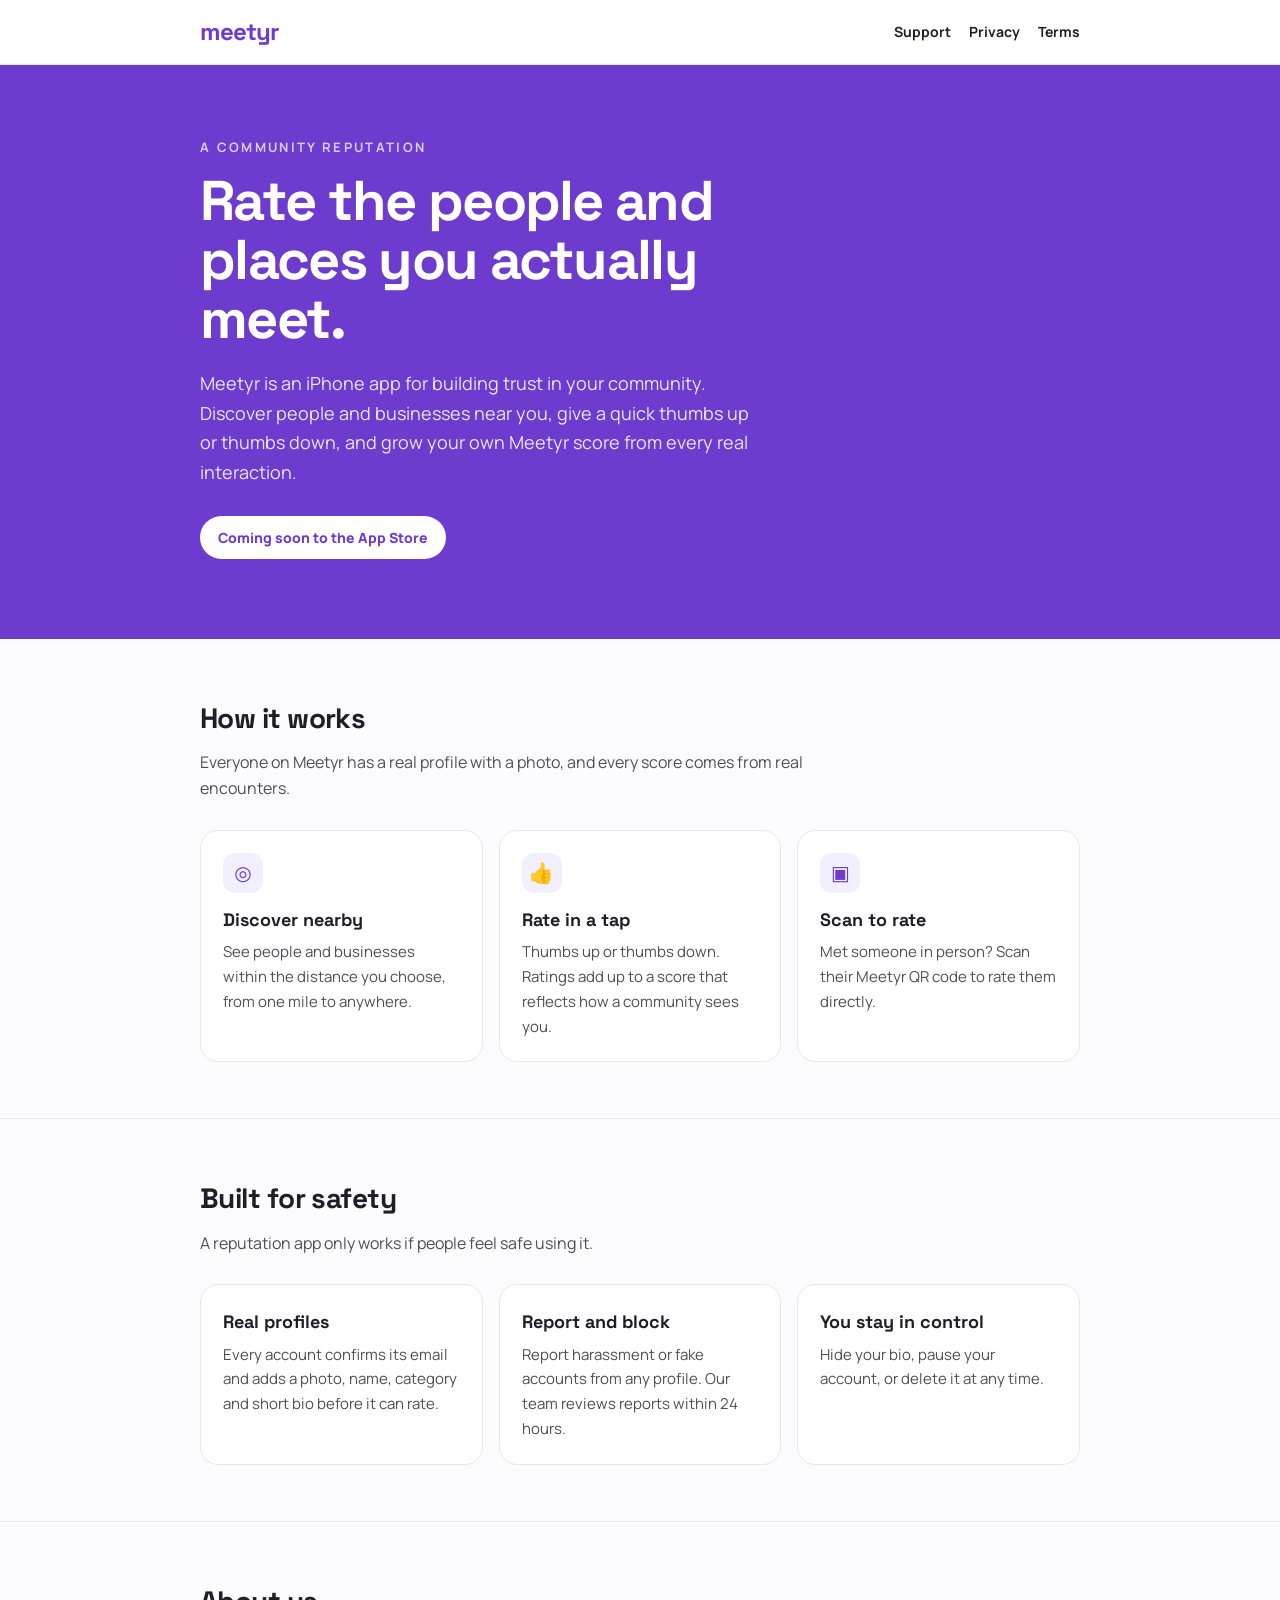
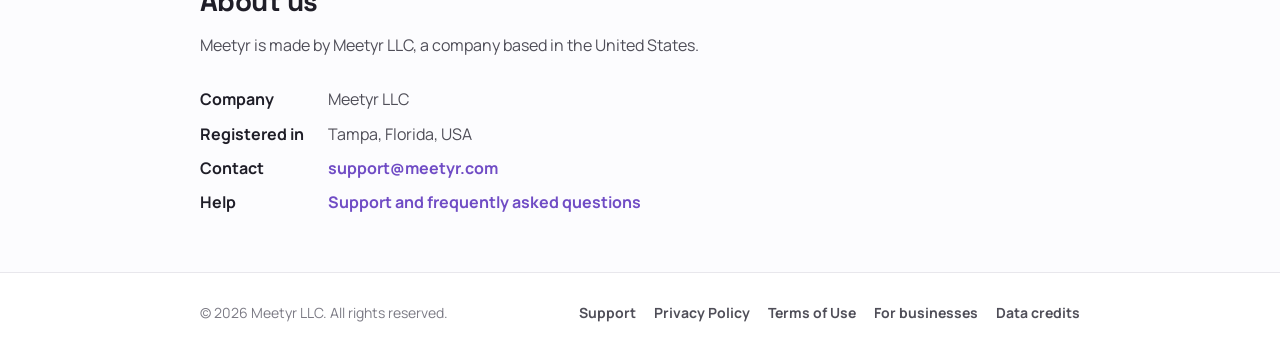
<file: index.html>
<!doctype html>
<html lang="en">
  <head>
    <meta charset="utf-8" />
    <meta name="viewport" content="width=device-width, initial-scale=1" />
    <title>Meetyr — A community reputation</title>
    <meta
      name="description"
      content="Meetyr is a mobile app for rating the people and businesses you meet nearby, building a community reputation. Made by Meetyr LLC."
    />
    <link rel="preconnect" href="https://fonts.googleapis.com" />
    <link rel="preconnect" href="https://fonts.gstatic.com" crossorigin />
    <link
      href="https://fonts.googleapis.com/css2?family=Manrope:wght@400;600;700;800&family=Space+Grotesk:wght@700&display=swap"
      rel="stylesheet"
    />
    <link rel="stylesheet" href="/styles.css" />
    <!-- Cloudflare Web Analytics: counts visits without cookies (see the Privacy Policy). -->
    <script type="module" src="https://static.cloudflareinsights.com/beacon.min.js" data-cf-beacon='{"token": "6abf681c02fc494186cce8af8a3314d2"}'></script>
  </head>
  <body>
    <header class="site-header">
      <div class="wrap">
        <a class="wordmark" href="/" aria-label="Meetyr home">meetyr</a>
        <nav class="site-nav" aria-label="Main">
          <a href="/support/">Support</a>
          <a href="/privacy/">Privacy</a>
          <a href="/terms/">Terms</a>
        </nav>
      </div>
    </header>

    <main>
      <div class="hero">
        <div class="wrap">
          <p class="eyebrow">A community reputation</p>
          <h1>Rate the people and places you actually meet.</h1>
          <p>
            Meetyr is an iPhone app for building trust in your community. Discover people and businesses near you,
            give a quick thumbs up or thumbs down, and grow your own Meetyr score from every real interaction.
          </p>
          <span class="badge">Coming soon to the App Store</span>
        </div>
      </div>

      <section>
        <div class="wrap">
          <h2>How it works</h2>
          <p class="lead">Everyone on Meetyr has a real profile with a photo, and every score comes from real encounters.</p>
          <div class="cards">
            <div class="card">
              <div class="icon" aria-hidden="true">◎</div>
              <h3>Discover nearby</h3>
              <p>See people and businesses within the distance you choose, from one mile to anywhere.</p>
            </div>
            <div class="card">
              <div class="icon" aria-hidden="true">👍</div>
              <h3>Rate in a tap</h3>
              <p>Thumbs up or thumbs down. Ratings add up to a score that reflects how a community sees you.</p>
            </div>
            <div class="card">
              <div class="icon" aria-hidden="true">▣</div>
              <h3>Scan to rate</h3>
              <p>Met someone in person? Scan their Meetyr QR code to rate them directly.</p>
            </div>
          </div>
        </div>
      </section>

      <section>
        <div class="wrap">
          <h2>Built for safety</h2>
          <p class="lead">A reputation app only works if people feel safe using it.</p>
          <div class="cards">
            <div class="card">
              <h3>Real profiles</h3>
              <p>Every account confirms its email and adds a photo, name, category and short bio before it can rate.</p>
            </div>
            <div class="card">
              <h3>Report and block</h3>
              <p>Report harassment or fake accounts from any profile. Our team reviews reports within 24 hours.</p>
            </div>
            <div class="card">
              <h3>You stay in control</h3>
              <p>Hide your bio, pause your account, or delete it at any time.</p>
            </div>
          </div>
        </div>
      </section>

      <section>
        <div class="wrap">
          <h2>About us</h2>
          <p class="lead">Meetyr is made by Meetyr LLC, a company based in the United States.</p>
          <dl class="facts">
            <dt>Company</dt>
            <dd>Meetyr LLC</dd>
            <dt>Registered in</dt>
            <dd>Tampa, Florida, USA</dd>
            <dt>Contact</dt>
            <dd><a href="mailto:support@meetyr.com">support@meetyr.com</a></dd>
            <dt>Help</dt>
            <dd><a href="/support/">Support and frequently asked questions</a></dd>
          </dl>
        </div>
      </section>
    </main>

    <footer class="site-footer">
      <div class="wrap">
        <span>© 2026 Meetyr LLC. All rights reserved.</span>
        <nav aria-label="Footer">
          <a href="/support/">Support</a>
          <a href="/privacy/">Privacy Policy</a>
          <a href="/terms/">Terms of Use</a>
          <a href="/business/">For businesses</a>
          <a href="/credits/">Data credits</a>
        </nav>
      </div>
    </footer>
  </body>
</html>
</file>
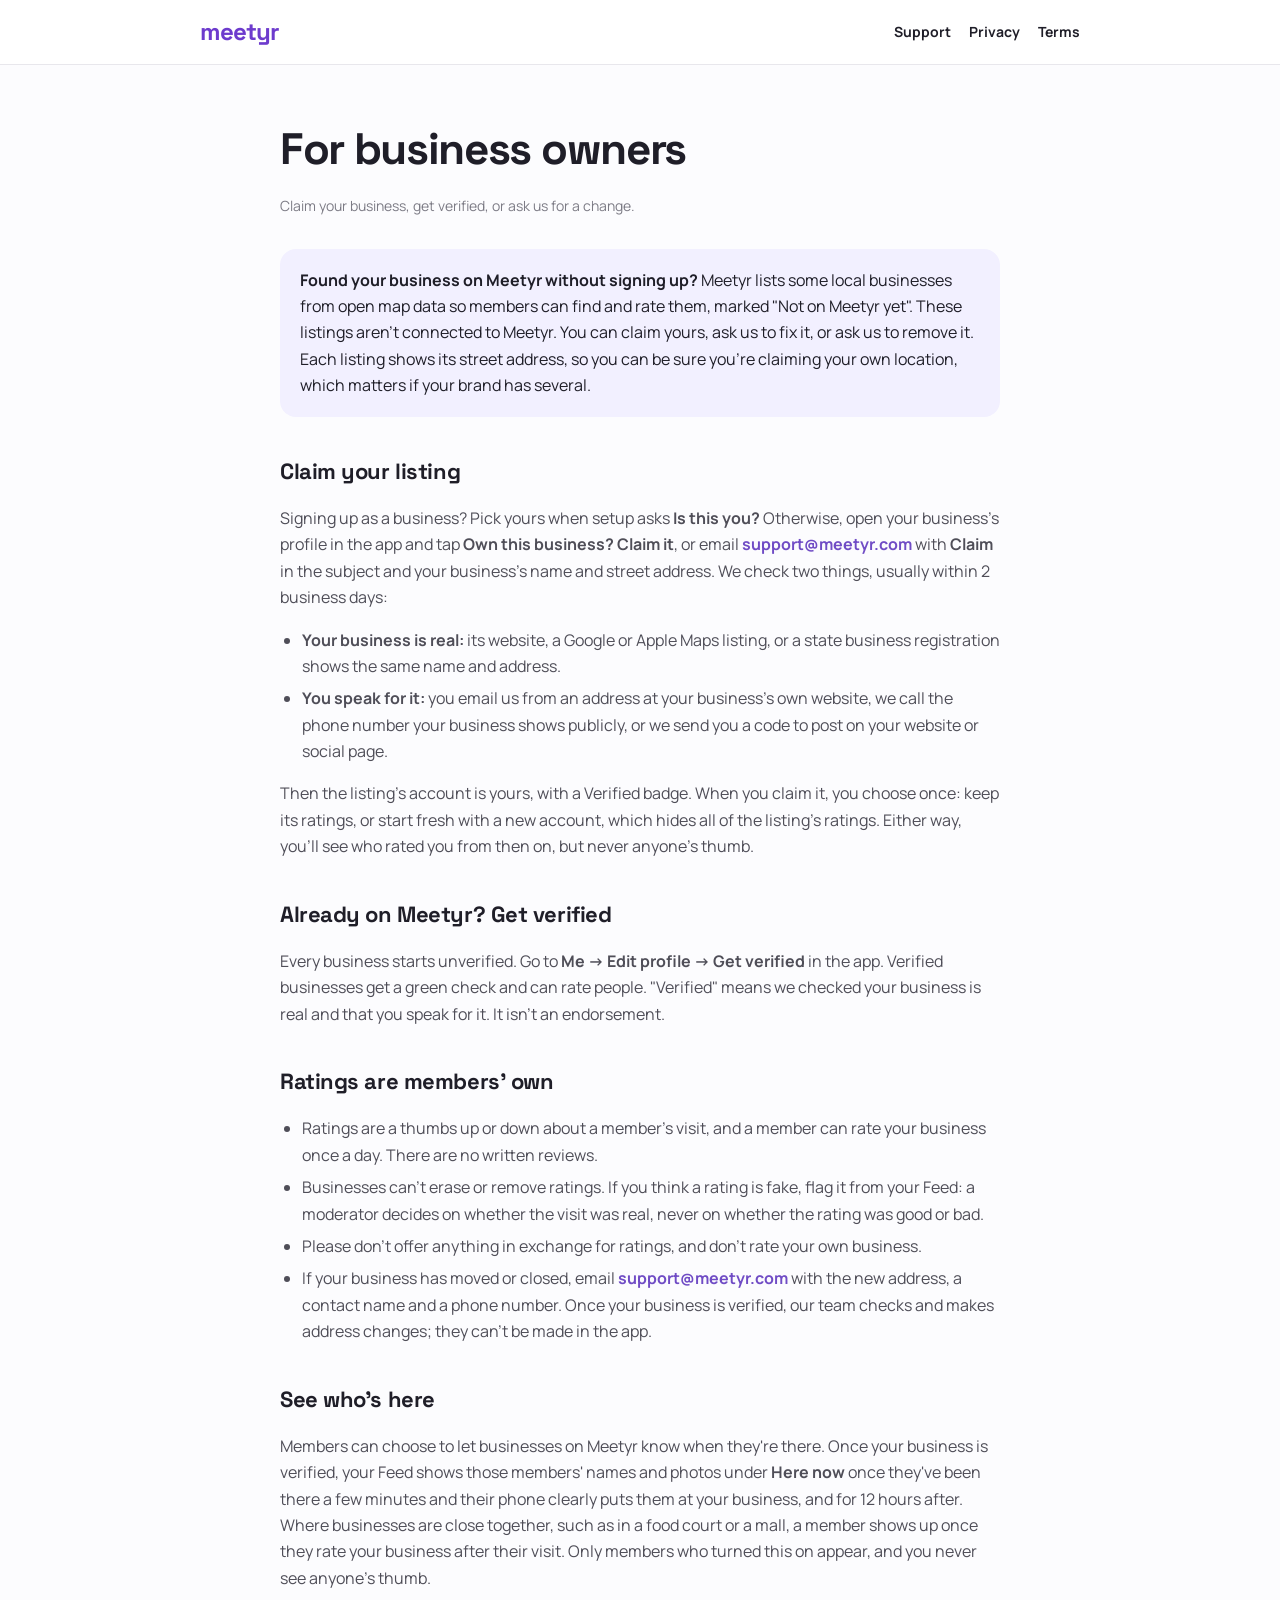
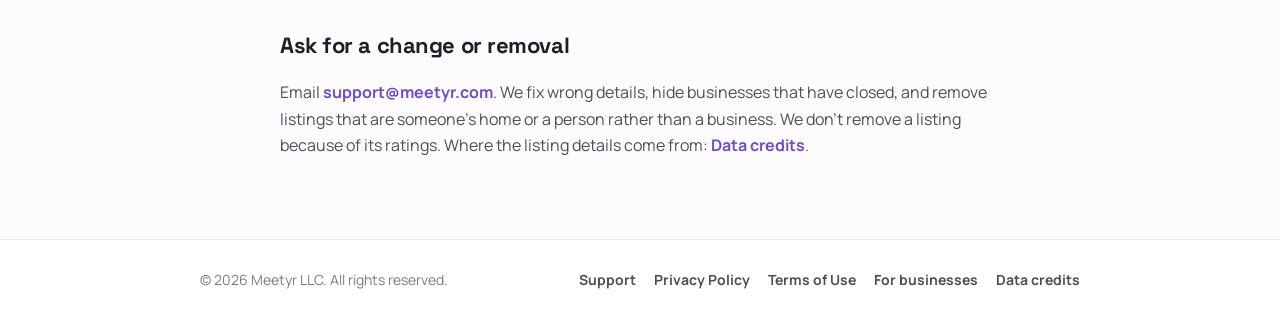
<file: business/index.html>
<!doctype html>
<html lang="en">
  <head>
    <meta charset="utf-8" />
    <meta name="viewport" content="width=device-width, initial-scale=1" />
    <title>For business owners — Meetyr</title>
    <meta name="description" content="Claim your business on Meetyr, get verified, or ask for a change or removal." />
    <link rel="preconnect" href="https://fonts.googleapis.com" />
    <link rel="preconnect" href="https://fonts.gstatic.com" crossorigin />
    <link
      href="https://fonts.googleapis.com/css2?family=Manrope:wght@400;600;700;800&family=Space+Grotesk:wght@700&display=swap"
      rel="stylesheet"
    />
    <link rel="stylesheet" href="/styles.css" />
    <!-- Cloudflare Web Analytics: counts visits without cookies (see the Privacy Policy). -->
    <script type="module" src="https://static.cloudflareinsights.com/beacon.min.js" data-cf-beacon='{"token": "6abf681c02fc494186cce8af8a3314d2"}'></script>
  </head>
  <body>
    <header class="site-header">
      <div class="wrap">
        <a class="wordmark" href="/" aria-label="Meetyr home">meetyr</a>
        <nav class="site-nav" aria-label="Main">
          <a href="/support/">Support</a>
          <a href="/privacy/">Privacy</a>
          <a href="/terms/">Terms</a>
        </nav>
      </div>
    </header>

    <main class="wrap doc">
      <h1>For business owners</h1>
      <p class="updated">Claim your business, get verified, or ask us for a change.</p>

      <div class="callout">
        <p>
          <strong>Found your business on Meetyr without signing up?</strong> Meetyr lists some local businesses from
          open map data so members can find and rate them, marked "Not on Meetyr yet". These listings aren't connected
          to Meetyr. You can claim yours, ask us to fix it, or ask us to remove it. Each listing shows its street
          address, so you can be sure you're claiming your own location, which matters if your brand has several.
        </p>
      </div>

      <h2>Claim your listing</h2>
      <p>
        Signing up as a business? Pick yours when setup asks <strong>Is this you?</strong> Otherwise, open your
        business's profile in the app and tap <strong>Own this business? Claim it</strong>, or email
        <a href="mailto:support@meetyr.com?subject=Claim">support@meetyr.com</a> with <strong>Claim</strong> in the subject
        and your business's name and street address. We check two things, usually within 2 business days:
      </p>
      <ul>
        <li>
          <strong>Your business is real:</strong> its website, a Google or Apple Maps listing, or a state business
          registration shows the same name and address.
        </li>
        <li>
          <strong>You speak for it:</strong> you email us from an address at your business's own website, we call the
          phone number your business shows publicly, or we send you a code to post on your website or social page.
        </li>
      </ul>
      <p>
        Then the listing's account is yours, with a Verified badge. When you claim it, you choose once: keep its
        ratings, or start fresh with a new account, which hides all of the listing's ratings. Either way, you'll see
        who rated you from then on, but never anyone's thumb.
      </p>

      <h2>Already on Meetyr? Get verified</h2>
      <p>
        Every business starts unverified. Go to <strong>Me → Edit profile → Get verified</strong> in the app. Verified
        businesses get a green check and can rate people.
        "Verified" means we checked your business is real and that you speak for it. It isn't an endorsement.
      </p>

      <h2>Ratings are members' own</h2>
      <ul>
        <li>
          Ratings are a thumbs up or down about a member's visit, and a member can rate your business once a day.
          There are no written reviews.
        </li>
        <li>
          Businesses can't erase or remove ratings. If you think a rating is fake, flag it from your Feed: a moderator
          decides on whether the visit was real, never on whether the rating was good or bad.
        </li>
        <li>Please don't offer anything in exchange for ratings, and don't rate your own business.</li>
        <li>
          If your business has moved or closed, email <a href="mailto:support@meetyr.com">support@meetyr.com</a>
          with the new address, a contact name and a phone number. Once your business is verified, our team checks
          and makes address changes; they can't be made in the app.
        </li>
      </ul>

      <h2>See who's here</h2>
      <p>
        Members can choose to let businesses on Meetyr know when they're there. Once your business is verified, your
        Feed shows those members' names and photos under <strong>Here now</strong> once they've been there a few
        minutes and their phone clearly puts them at your business, and for 12 hours after. Where businesses are close
        together, such as in a food court or a mall, a member shows up once they rate your business after their visit.
        Only members who turned this on appear, and you never see anyone's thumb.
      </p>

      <h2>Ask for a change or removal</h2>
      <p>
        Email <a href="mailto:support@meetyr.com">support@meetyr.com</a>. We fix wrong details, hide businesses that
        have closed, and remove listings that are someone's home or a person rather than a business. We don't remove
        a listing because of its ratings. Where the listing details come from: <a href="/credits/">Data credits</a>.
      </p>
    </main>

    <footer class="site-footer">
      <div class="wrap">
        <span>© 2026 Meetyr LLC. All rights reserved.</span>
        <nav aria-label="Footer">
          <a href="/support/">Support</a>
          <a href="/privacy/">Privacy Policy</a>
          <a href="/terms/">Terms of Use</a>
          <a href="/business/">For businesses</a>
          <a href="/credits/">Data credits</a>
        </nav>
      </div>
    </footer>
  </body>
</html>
</file>
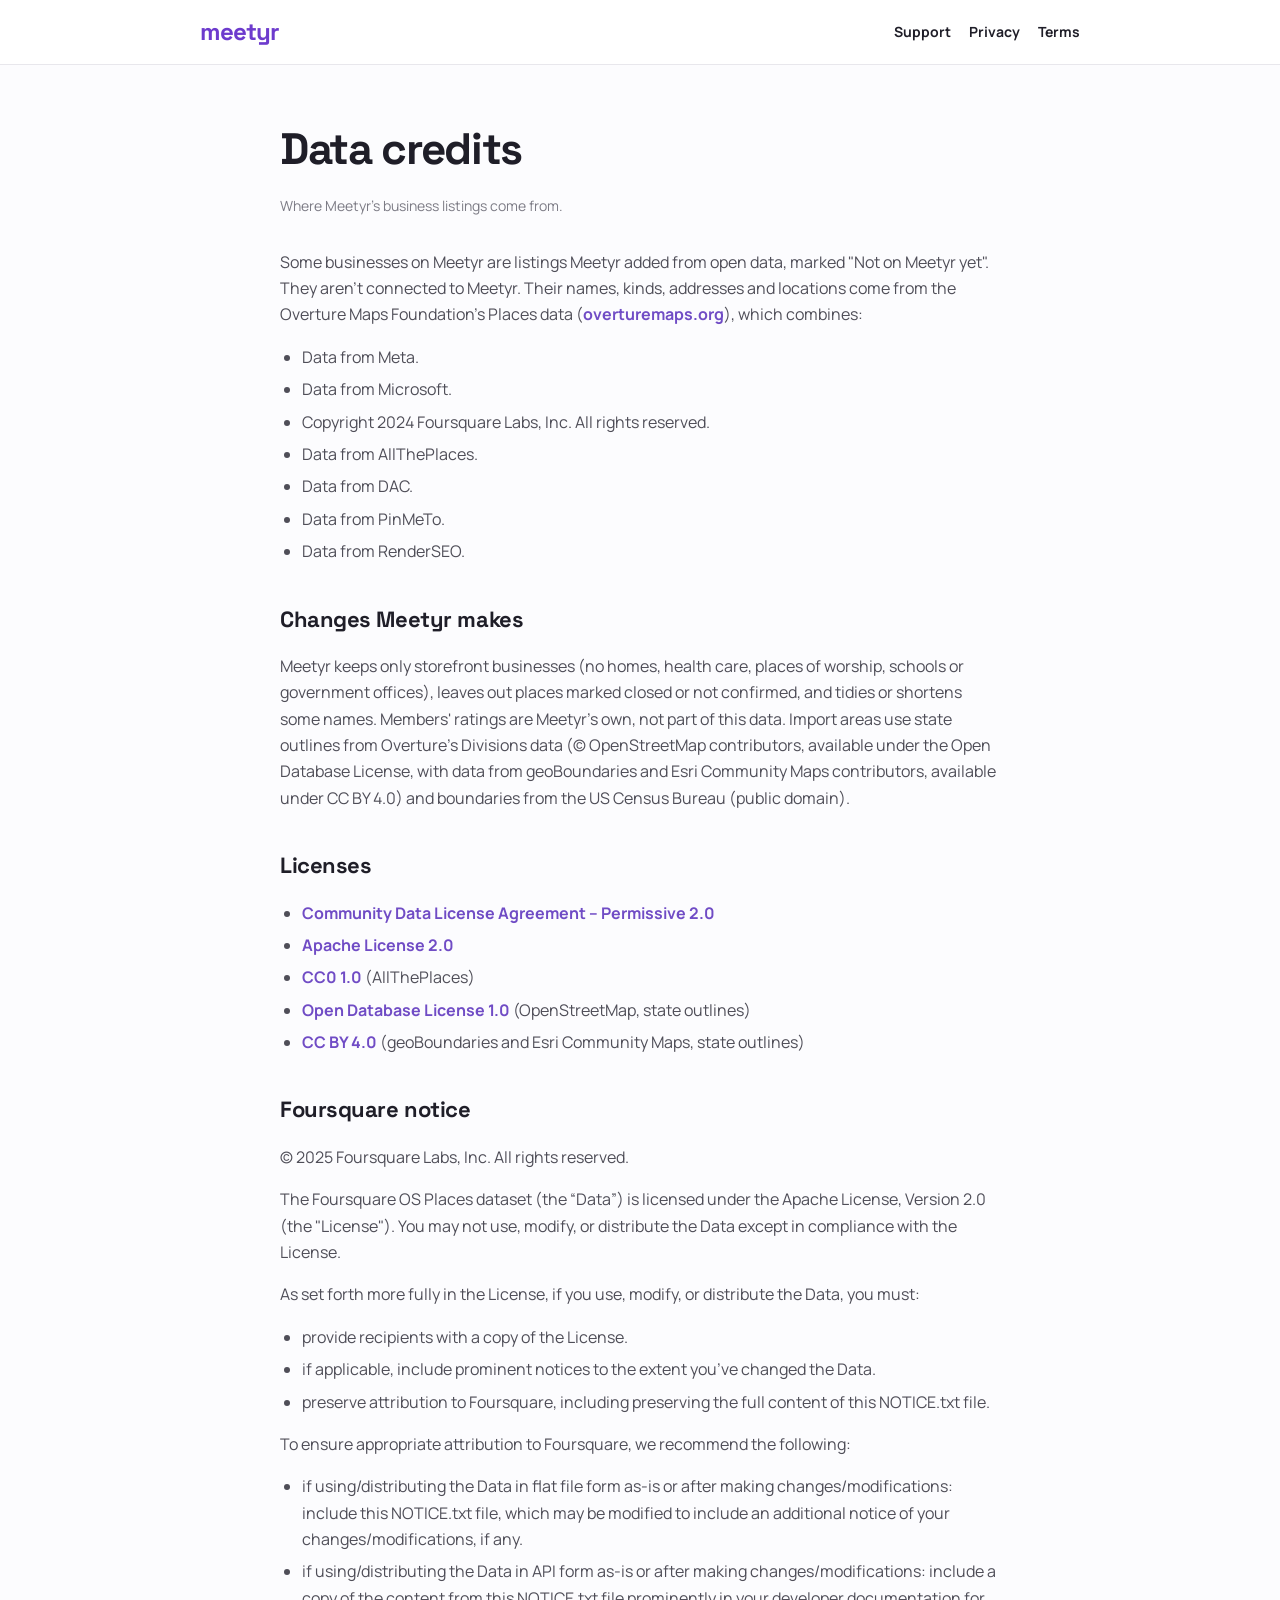
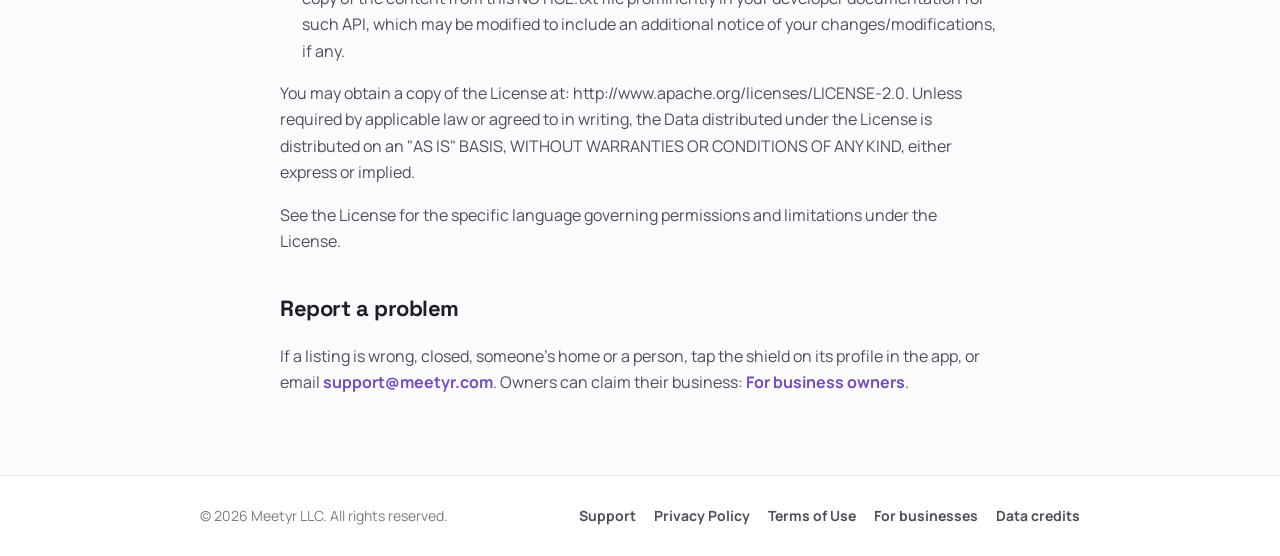
<file: credits/index.html>
<!doctype html>
<html lang="en">
  <head>
    <meta charset="utf-8" />
    <meta name="viewport" content="width=device-width, initial-scale=1" />
    <title>Data credits — Meetyr</title>
    <meta name="description" content="Where Meetyr's business listings come from, and the open data licenses behind them." />
    <link rel="preconnect" href="https://fonts.googleapis.com" />
    <link rel="preconnect" href="https://fonts.gstatic.com" crossorigin />
    <link
      href="https://fonts.googleapis.com/css2?family=Manrope:wght@400;600;700;800&family=Space+Grotesk:wght@700&display=swap"
      rel="stylesheet"
    />
    <link rel="stylesheet" href="/styles.css" />
    <!-- Cloudflare Web Analytics: counts visits without cookies (see the Privacy Policy). -->
    <script type="module" src="https://static.cloudflareinsights.com/beacon.min.js" data-cf-beacon='{"token": "6abf681c02fc494186cce8af8a3314d2"}'></script>
  </head>
  <body>
    <header class="site-header">
      <div class="wrap">
        <a class="wordmark" href="/" aria-label="Meetyr home">meetyr</a>
        <nav class="site-nav" aria-label="Main">
          <a href="/support/">Support</a>
          <a href="/privacy/">Privacy</a>
          <a href="/terms/">Terms</a>
        </nav>
      </div>
    </header>

    <main class="wrap doc">
      <h1>Data credits</h1>
      <p class="updated">Where Meetyr's business listings come from.</p>

      <p>
        Some businesses on Meetyr are listings Meetyr added from open data, marked "Not on Meetyr yet". They aren't
        connected to Meetyr. Their names, kinds, addresses and locations come from the Overture Maps Foundation's Places data
        (<a href="https://overturemaps.org">overturemaps.org</a>), which combines:
      </p>
      <ul>
        <li>Data from Meta.</li>
        <li>Data from Microsoft.</li>
        <li>Copyright 2024 Foursquare Labs, Inc. All rights reserved.</li>
        <li>Data from AllThePlaces.</li>
        <li>Data from DAC.</li>
        <li>Data from PinMeTo.</li>
        <li>Data from RenderSEO.</li>
      </ul>

      <h2>Changes Meetyr makes</h2>
      <p>
        Meetyr keeps only storefront businesses (no homes, health care, places of worship, schools or government
        offices), leaves out places marked closed or not confirmed, and tidies or shortens some names. Members' ratings
        are Meetyr's own, not part of this data. Import areas use state outlines from Overture's Divisions data
        (© OpenStreetMap contributors, available under the Open Database License, with data from geoBoundaries and
        Esri Community Maps contributors, available under CC BY 4.0) and boundaries from the US Census Bureau (public
        domain).
      </p>

      <h2>Licenses</h2>
      <ul>
        <li><a href="https://cdla.dev/permissive-2-0/">Community Data License Agreement – Permissive 2.0</a></li>
        <li><a href="https://www.apache.org/licenses/LICENSE-2.0">Apache License 2.0</a></li>
        <li><a href="https://creativecommons.org/publicdomain/zero/1.0/">CC0 1.0</a> (AllThePlaces)</li>
        <li><a href="https://opendatacommons.org/licenses/odbl/1-0/">Open Database License 1.0</a> (OpenStreetMap, state outlines)</li>
        <li><a href="https://creativecommons.org/licenses/by/4.0/">CC BY 4.0</a> (geoBoundaries and Esri Community Maps, state outlines)</li>
      </ul>

      <h2>Foursquare notice</h2>
      <p>© 2025 Foursquare Labs, Inc. All rights reserved.</p>
      <p>
        The Foursquare OS Places dataset (the “Data”) is licensed under the Apache License, Version 2.0 (the "License").
        You may not use, modify, or distribute the Data except in compliance with the License.
      </p>
      <p>As set forth more fully in the License, if you use, modify, or distribute the Data, you must:</p>
      <ul>
        <li>provide recipients with a copy of the License.</li>
        <li>if applicable, include prominent notices to the extent you’ve changed the Data.</li>
        <li>preserve attribution to Foursquare, including preserving the full content of this NOTICE.txt file.</li>
      </ul>
      <p>To ensure appropriate attribution to Foursquare, we recommend the following:</p>
      <ul>
        <li>
          if using/distributing the Data in flat file form as-is or after making changes/modifications: include this
          NOTICE.txt file, which may be modified to include an additional notice of your changes/modifications, if any.
        </li>
        <li>
          if using/distributing the Data in API form as-is or after making changes/modifications: include a copy of the
          content from this NOTICE.txt file prominently in your developer documentation for such API, which may be
          modified to include an additional notice of your changes/modifications, if any.
        </li>
      </ul>
      <p>
        You may obtain a copy of the License at: http://www.apache.org/licenses/LICENSE-2.0. Unless required by
        applicable law or agreed to in writing, the Data distributed under the License is distributed on an "AS IS"
        BASIS, WITHOUT WARRANTIES OR CONDITIONS OF ANY KIND, either express or implied.
      </p>
      <p>See the License for the specific language governing permissions and limitations under the License.</p>

      <h2>Report a problem</h2>
      <p>
        If a listing is wrong, closed, someone's home or a person, tap the shield on its profile in the app, or email
        <a href="mailto:support@meetyr.com">support@meetyr.com</a>. Owners can claim their business:
        <a href="/business/">For business owners</a>.
      </p>
    </main>

    <footer class="site-footer">
      <div class="wrap">
        <span>© 2026 Meetyr LLC. All rights reserved.</span>
        <nav aria-label="Footer">
          <a href="/support/">Support</a>
          <a href="/privacy/">Privacy Policy</a>
          <a href="/terms/">Terms of Use</a>
          <a href="/business/">For businesses</a>
          <a href="/credits/">Data credits</a>
        </nav>
      </div>
    </footer>
  </body>
</html>
</file>
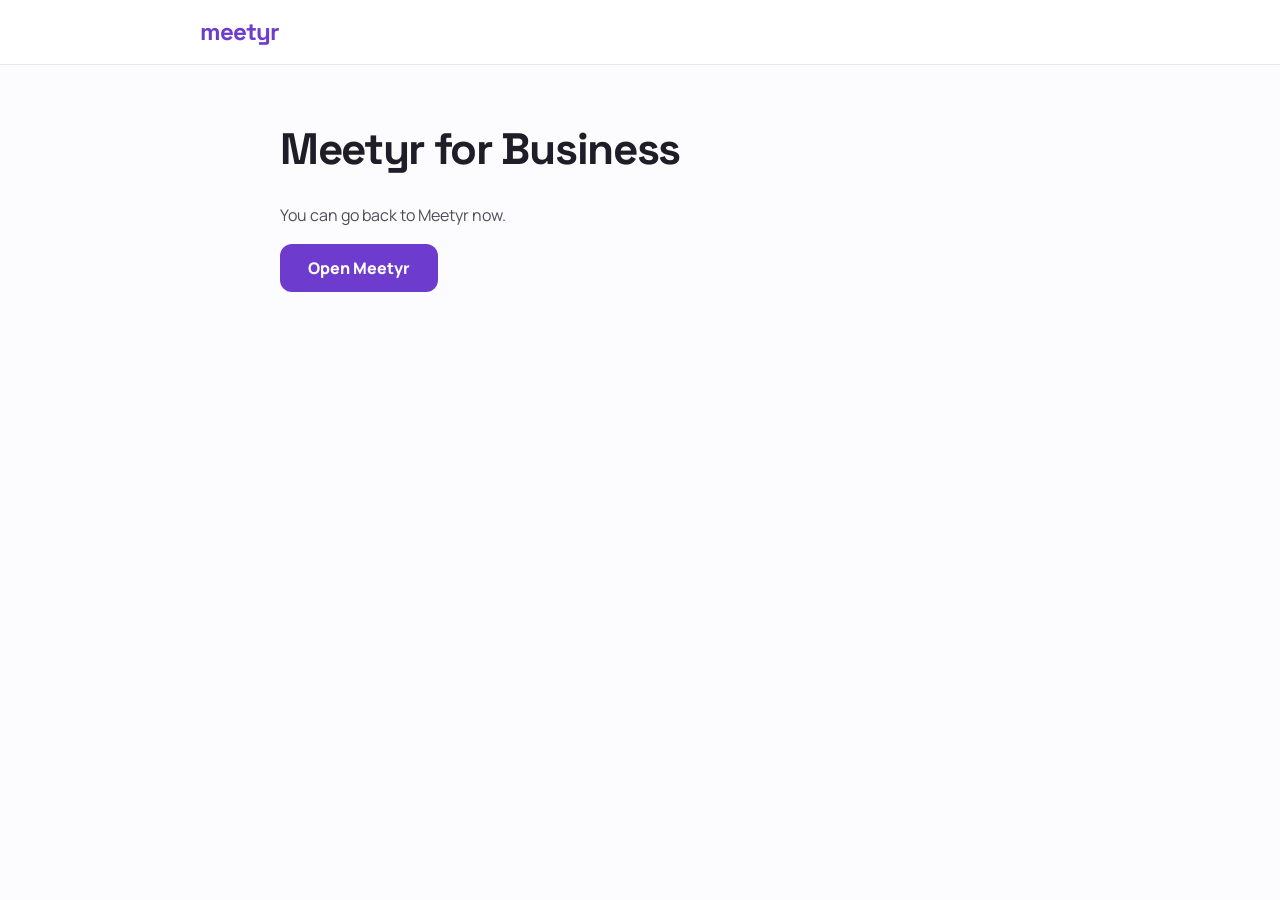
<file: plan/index.html>
<!doctype html>
<html lang="en">
  <head>
    <meta charset="utf-8" />
    <meta name="viewport" content="width=device-width, initial-scale=1" />
    <title>Meetyr for Business — Meetyr</title>
    <meta name="robots" content="noindex" />
    <link rel="preconnect" href="https://fonts.googleapis.com" />
    <link rel="preconnect" href="https://fonts.gstatic.com" crossorigin />
    <link
      href="https://fonts.googleapis.com/css2?family=Manrope:wght@400;600;700;800&family=Space+Grotesk:wght@700&display=swap"
      rel="stylesheet"
    />
    <link rel="stylesheet" href="/styles.css" />
    <style>
      .button { display: inline-flex; align-items: center; justify-content: center; min-height: 48px; padding: 0 28px; border-radius: 12px; background: var(--purple); color: var(--white); font: 800 16px var(--text); text-decoration: none; }
    </style>
  </head>
  <body>
    <!-- Where Stripe sends a business back from the app (supabase/functions/business-plan, RETURN_URLS.app): back to Meetyr. -->
    <header class="site-header">
      <div class="wrap">
        <a class="wordmark" href="/" aria-label="Meetyr home">meetyr</a>
      </div>
    </header>

    <main class="wrap doc">
      <h1>Meetyr for Business</h1>
      <p id="message">You can go back to Meetyr now.</p>
      <p><a class="button" id="open" href="meetyr://business-plan">Open Meetyr</a></p>
    </main>

    <script>
      (function () {
        var started = new URLSearchParams(location.search).get("plan") === "started";
        if (started) {
          document.getElementById("message").textContent =
            "Thanks. Your plan shows in Meetyr once Stripe confirms the payment.";
          document.getElementById("open").href = "meetyr://business-plan?plan=started";
        }
        // On a phone, hand straight back to the app.
        if (/iPhone|iPad|Android/i.test(navigator.userAgent)) {
          setTimeout(function () {
            location.href = document.getElementById("open").href;
          }, 300);
        }
      })();
    </script>
  </body>
</html>
</file>
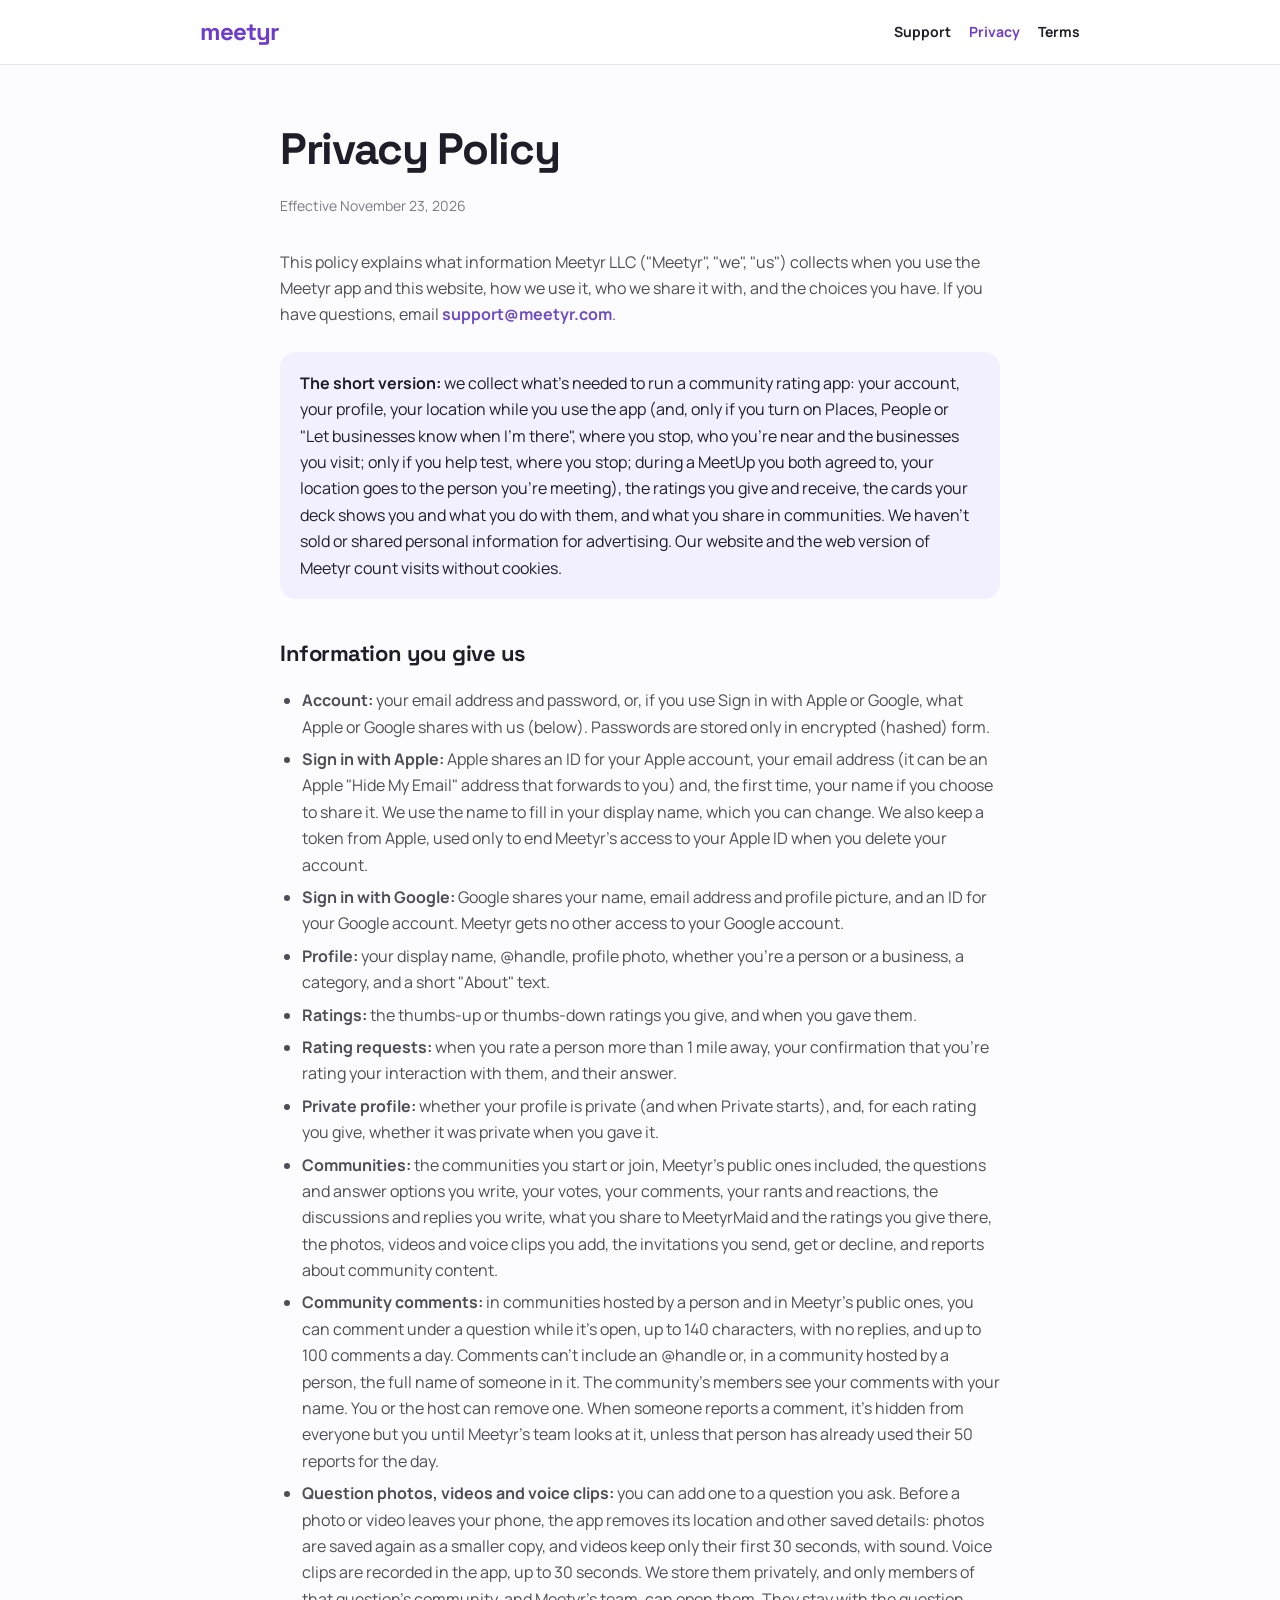
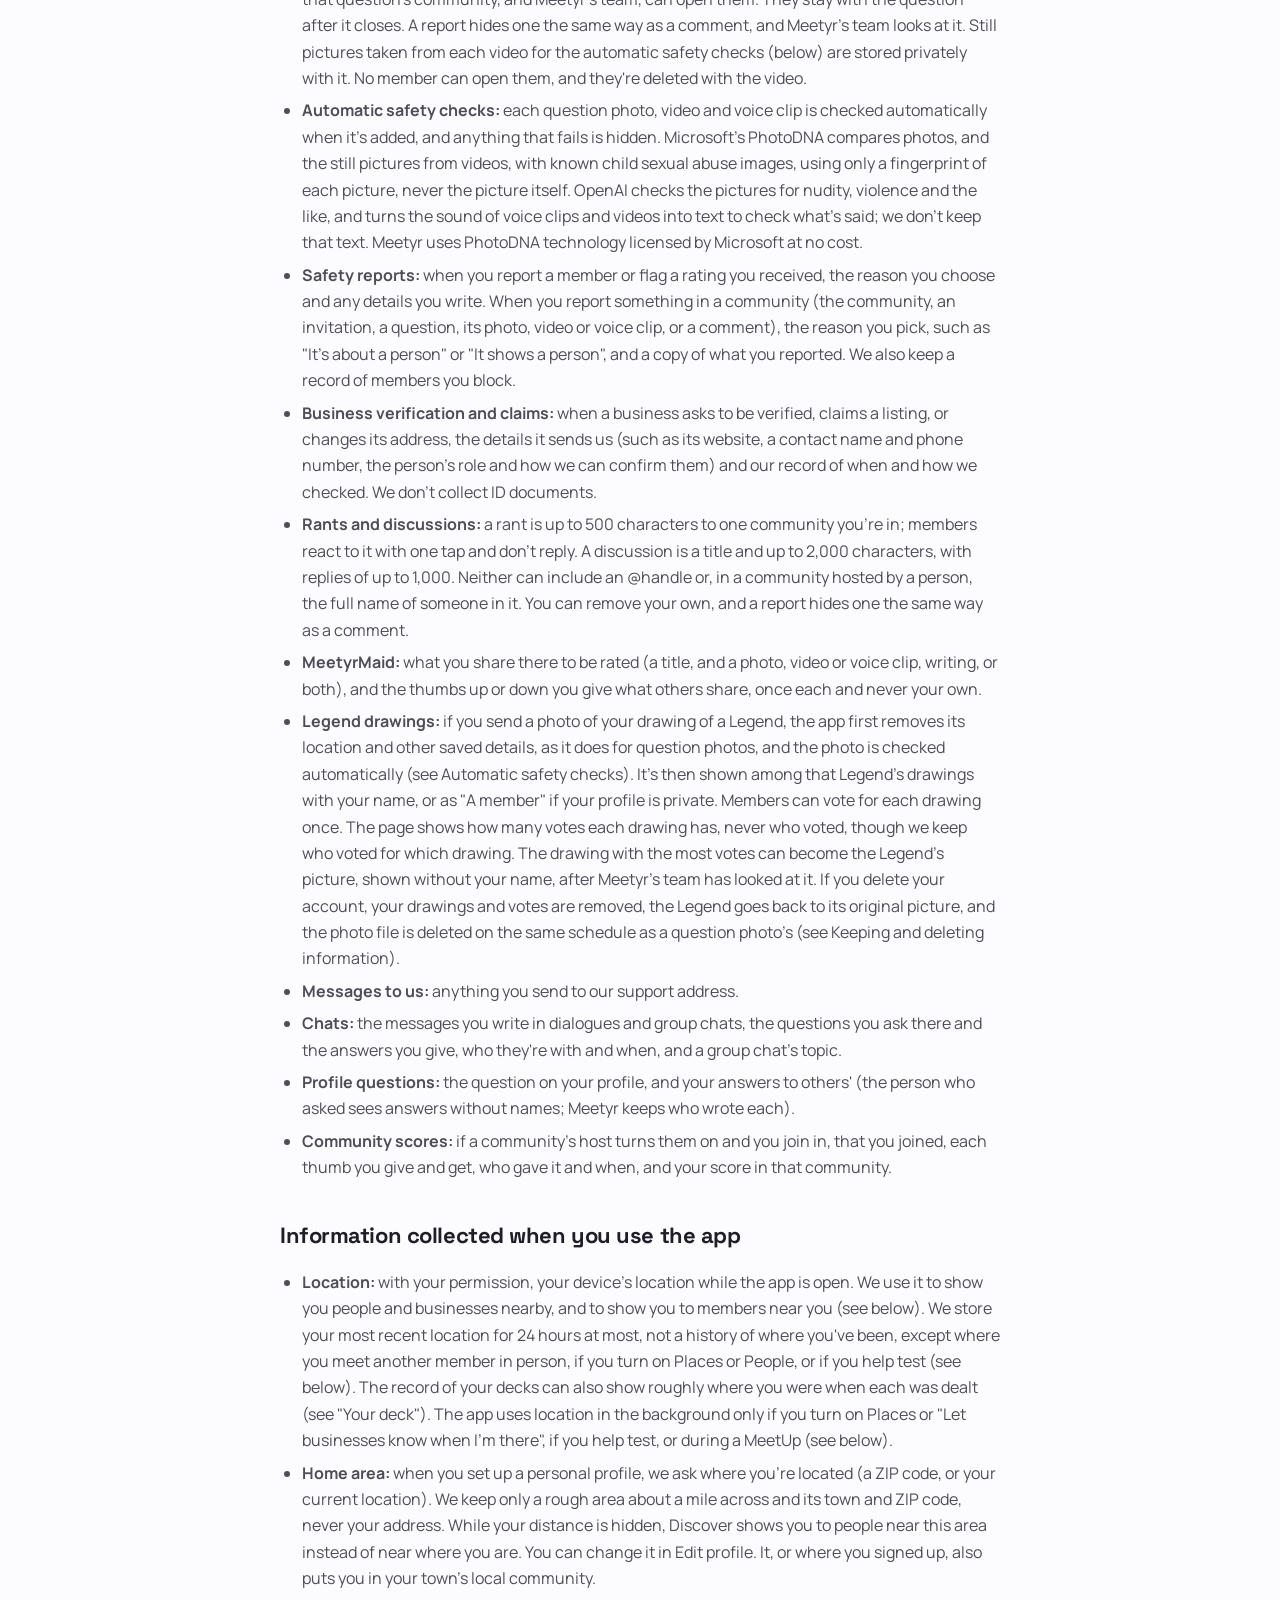
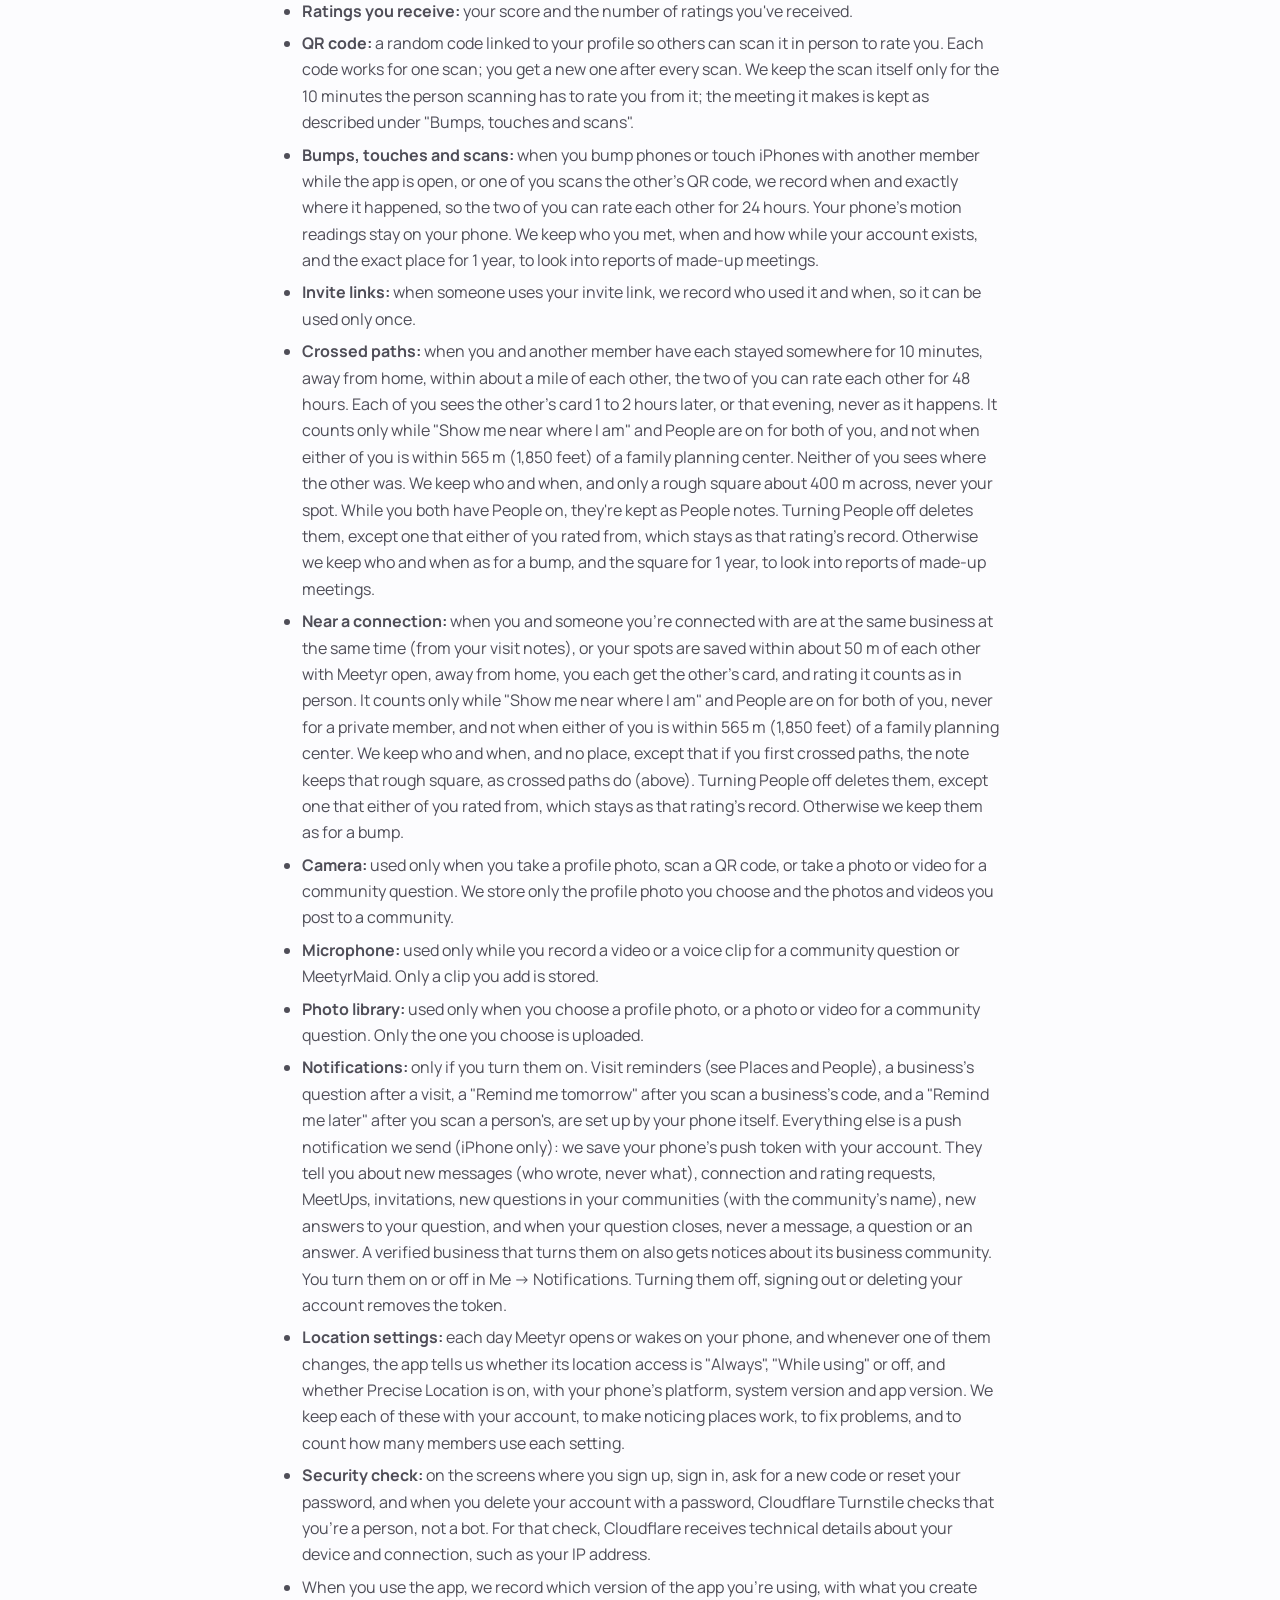
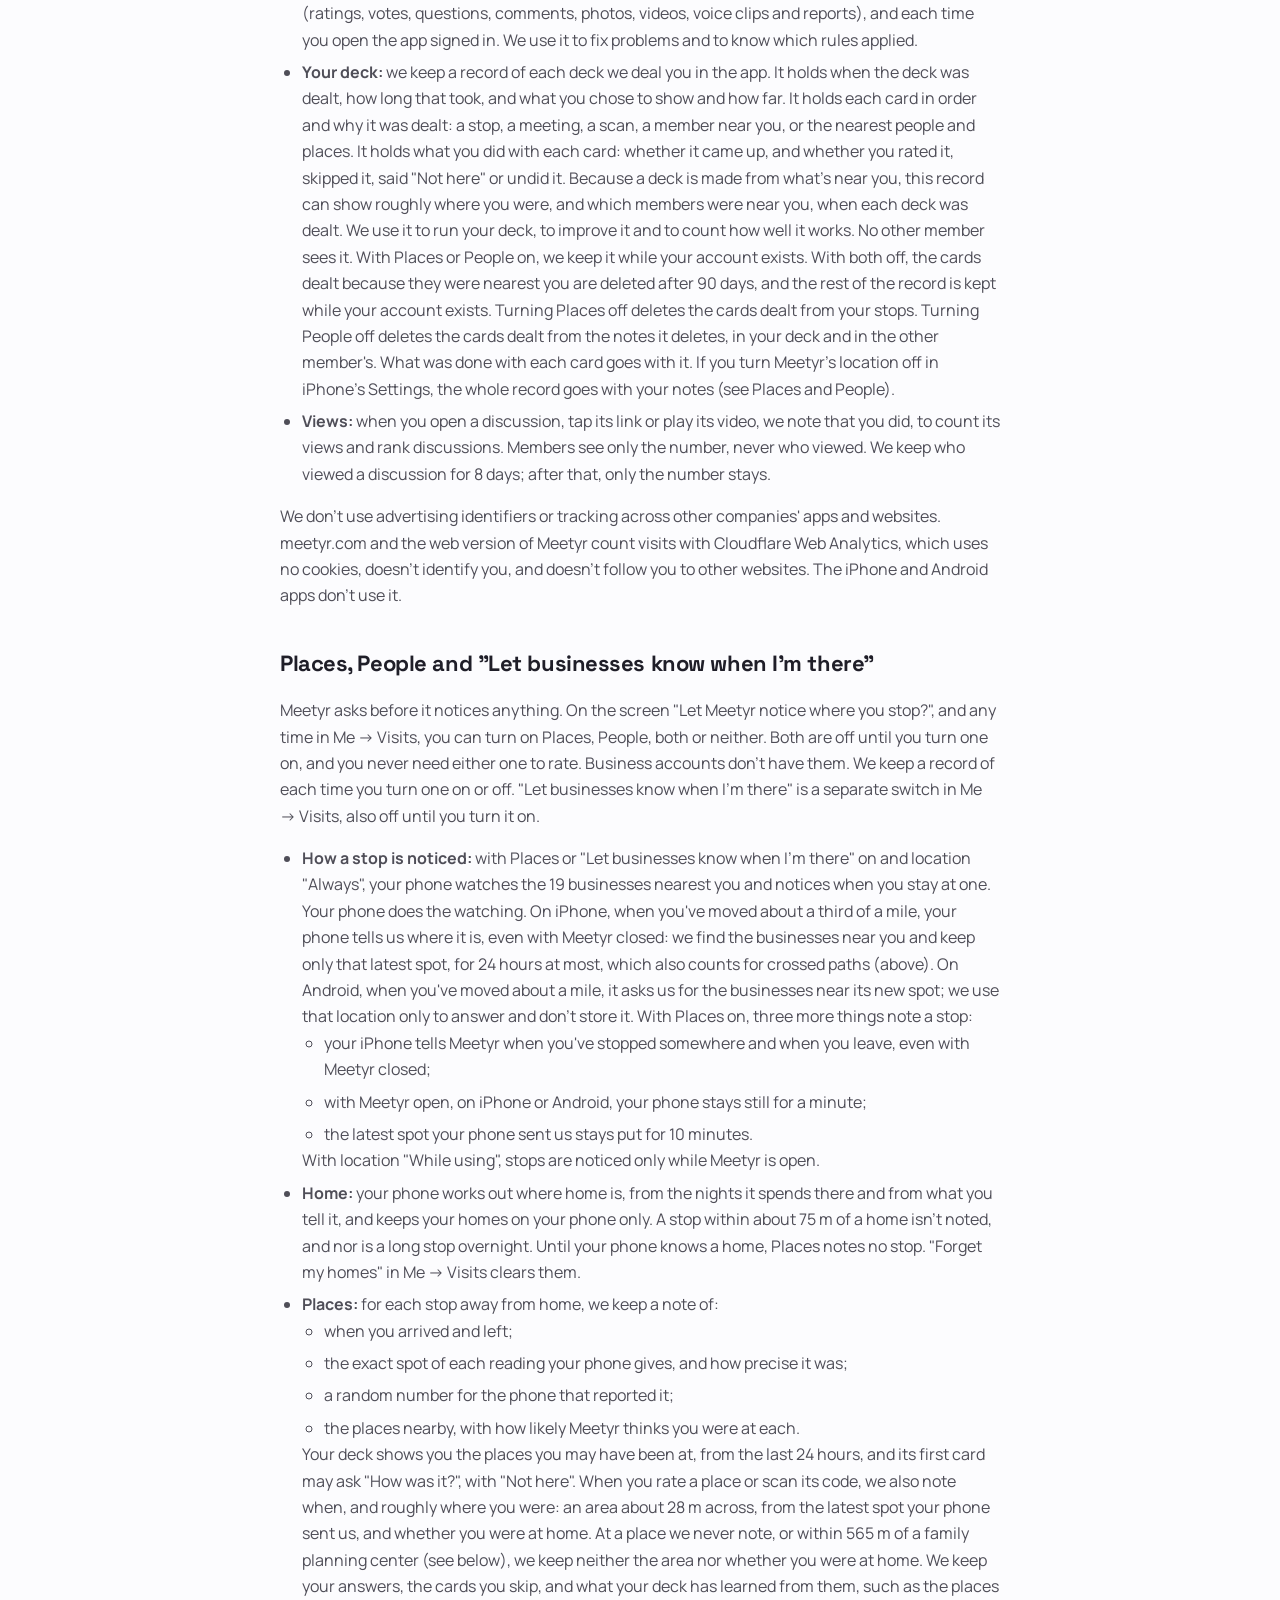
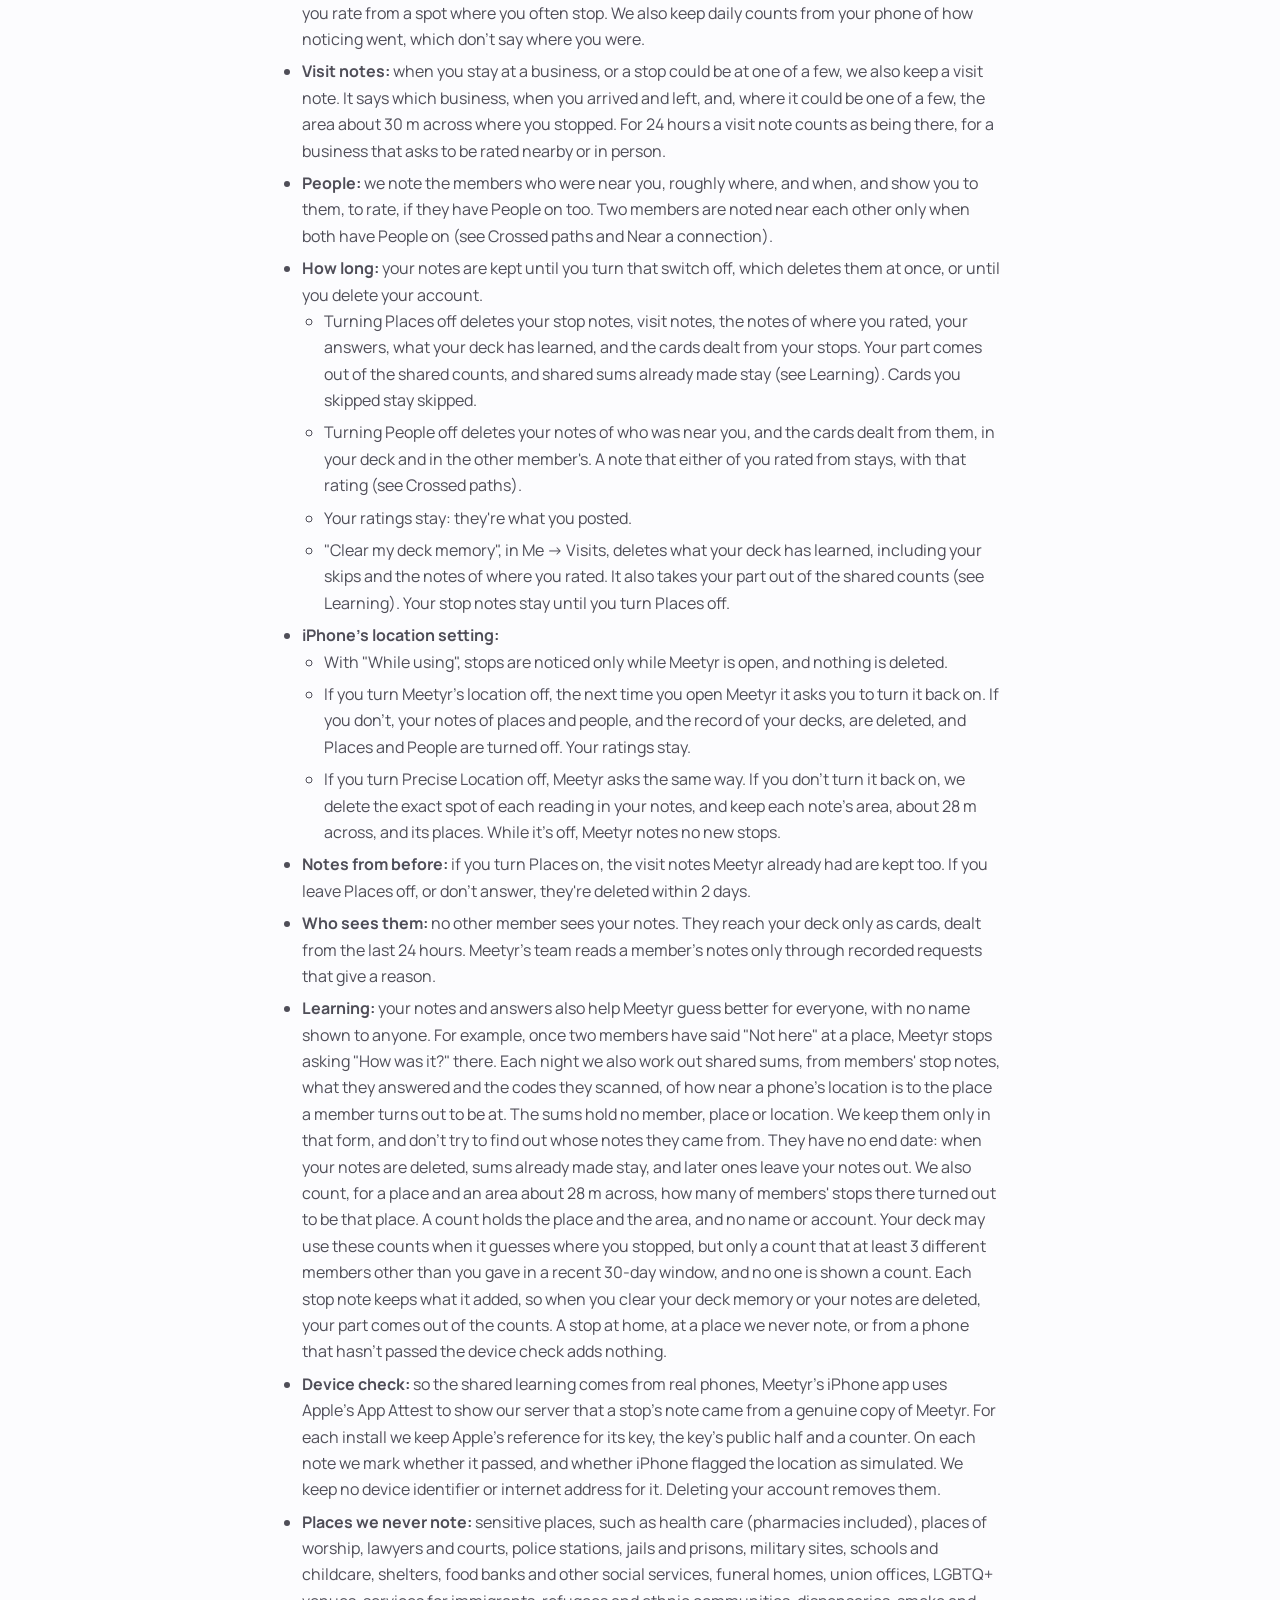
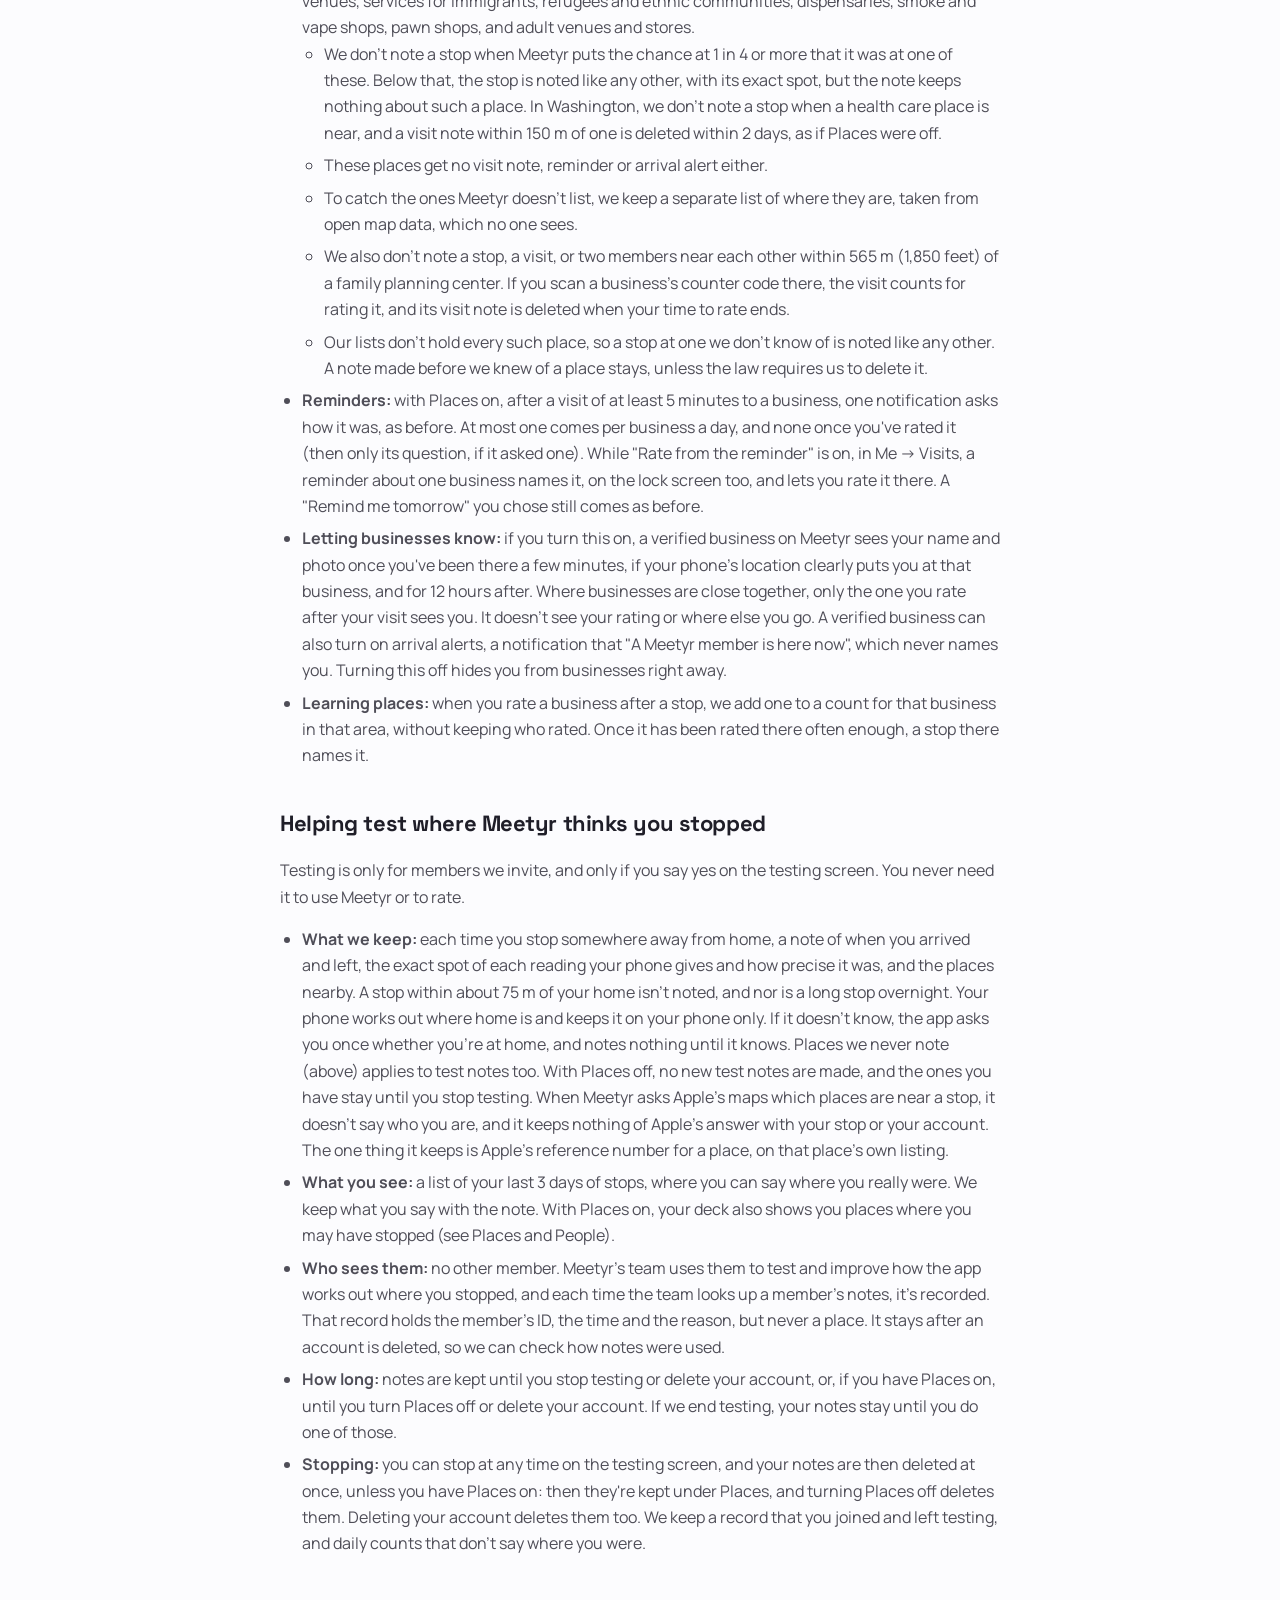
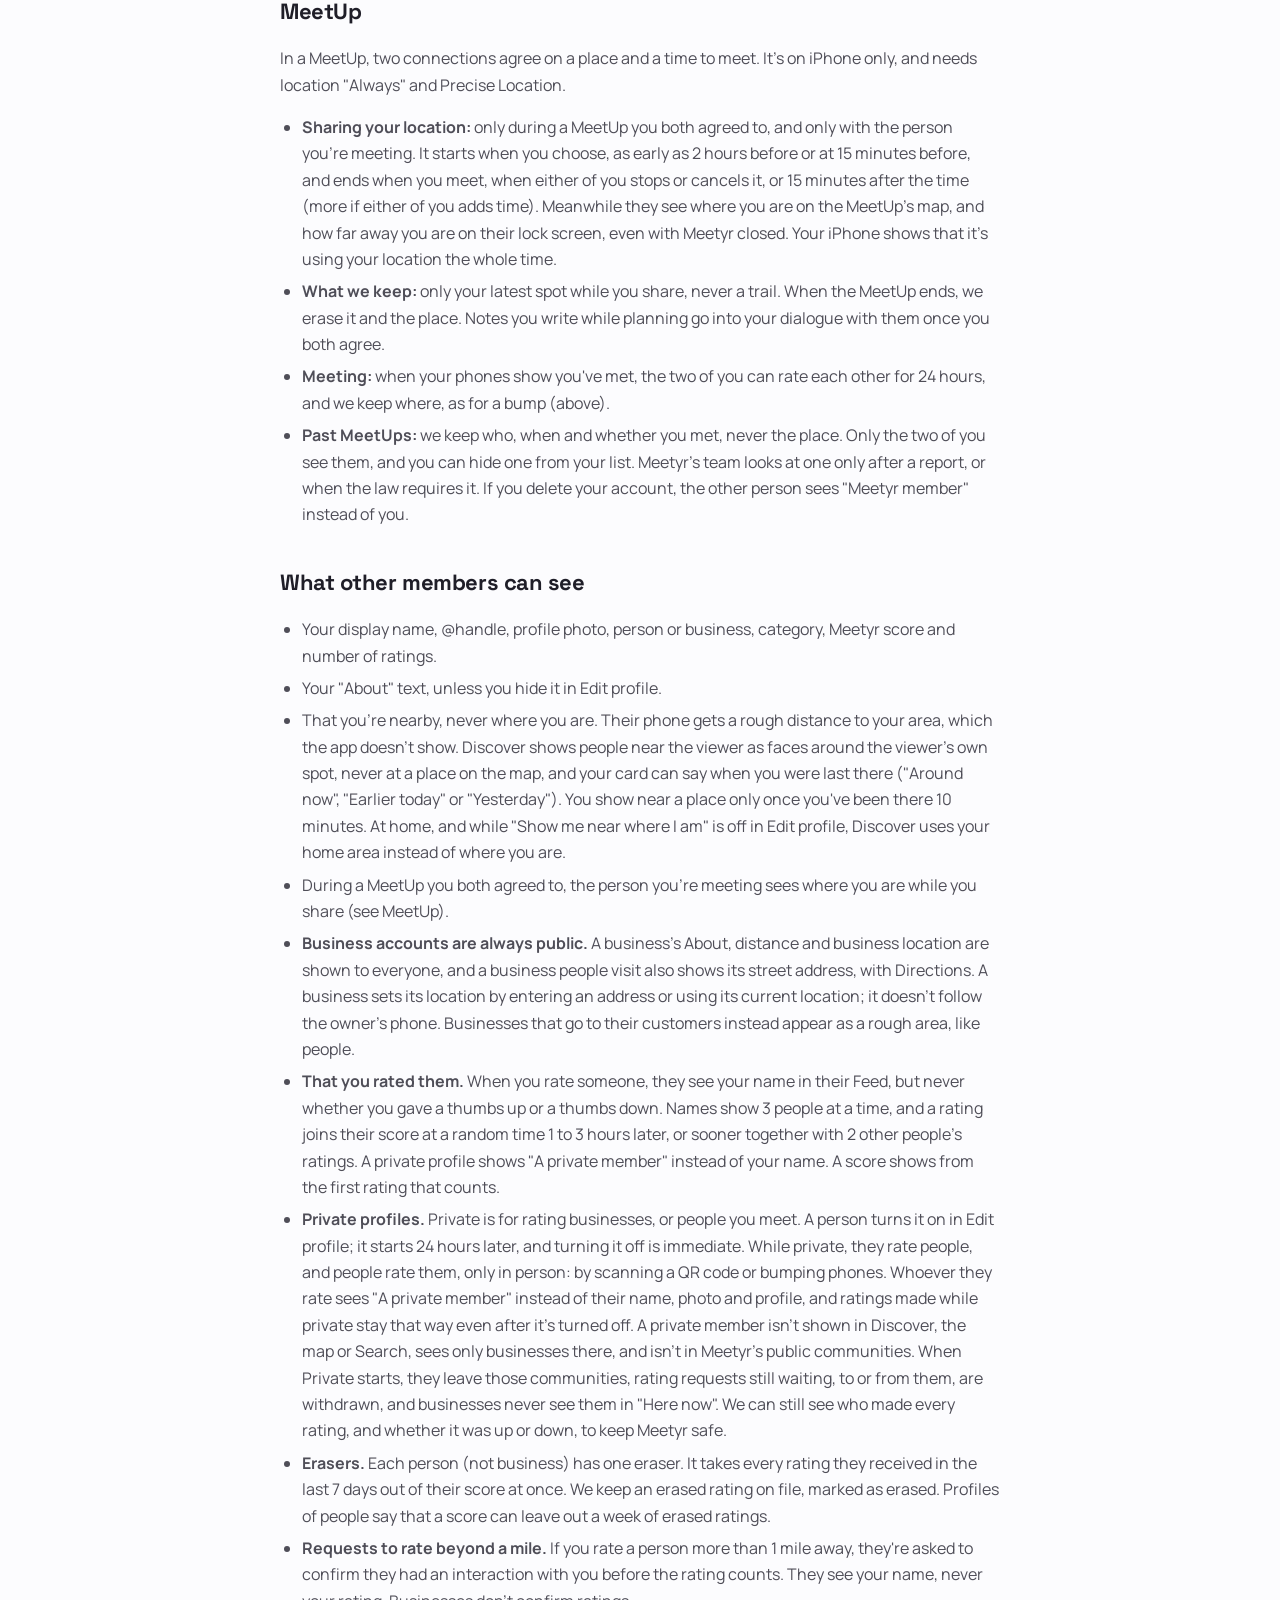
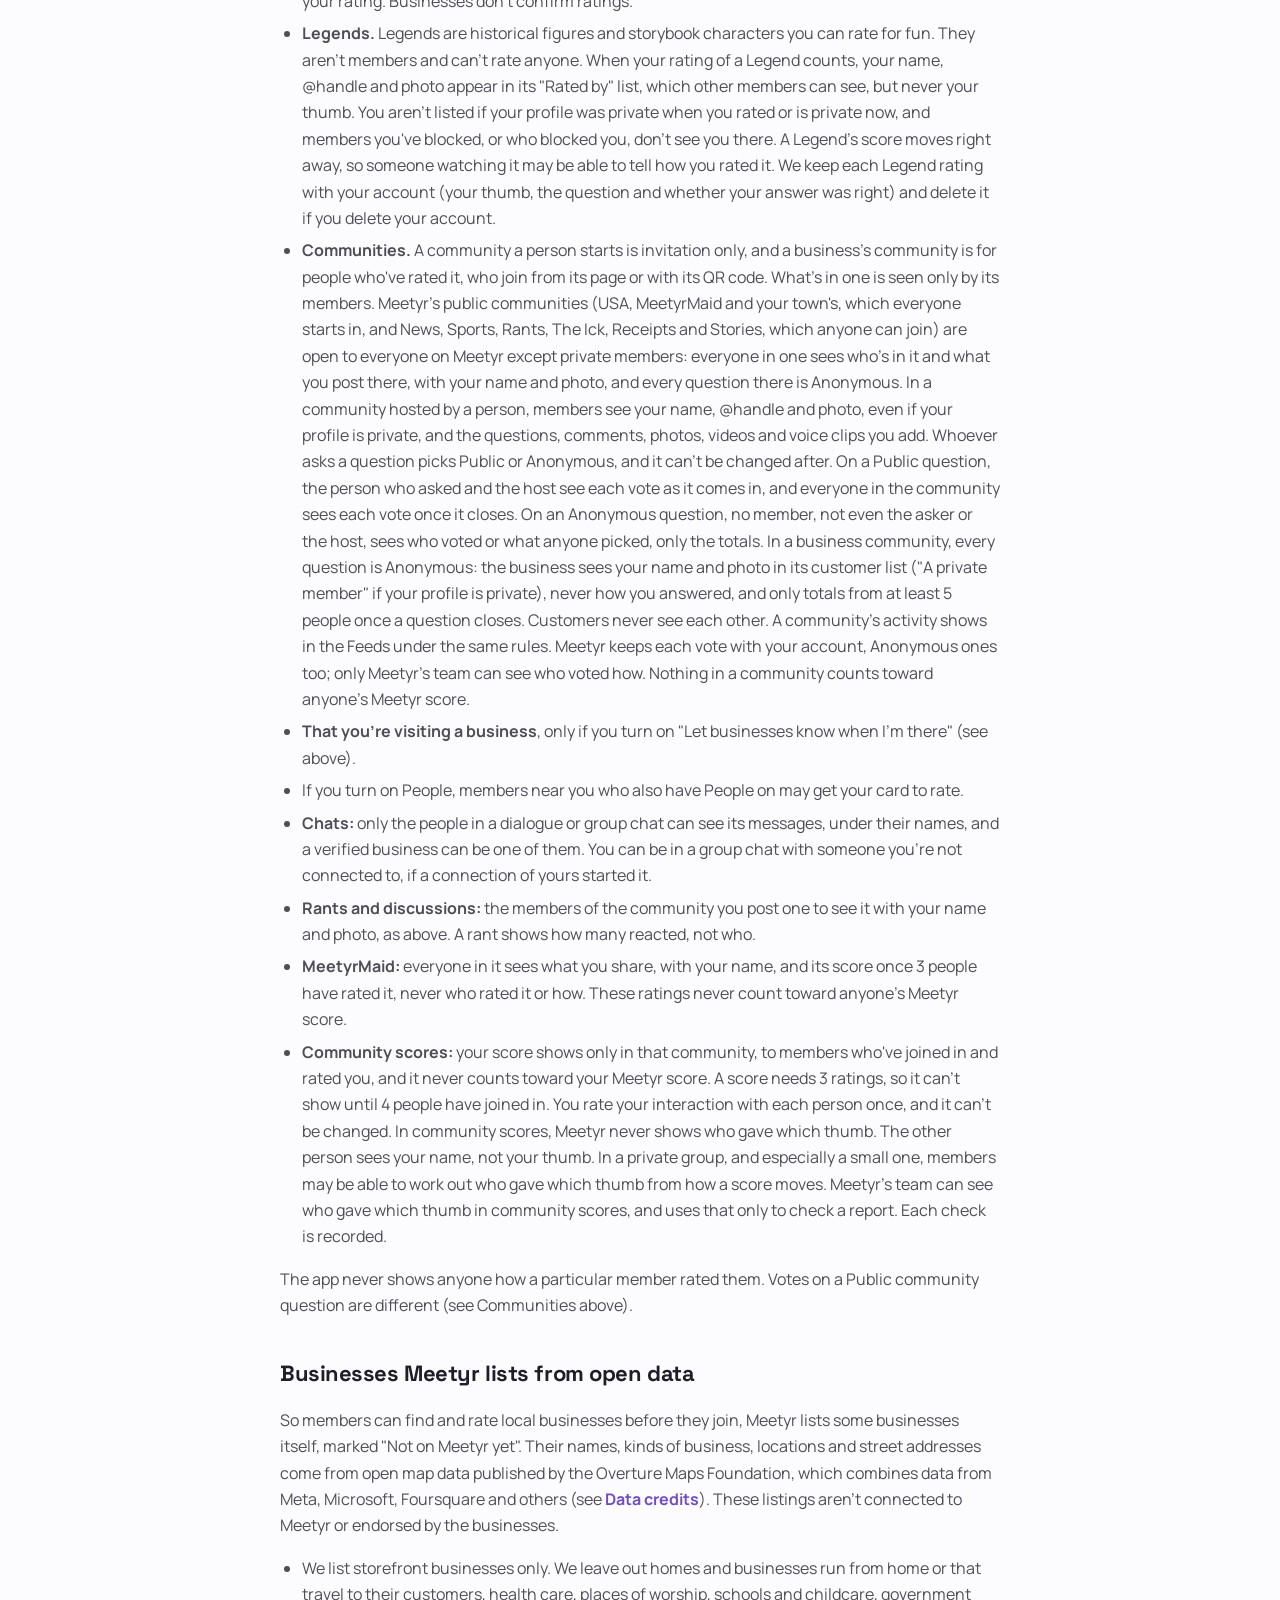
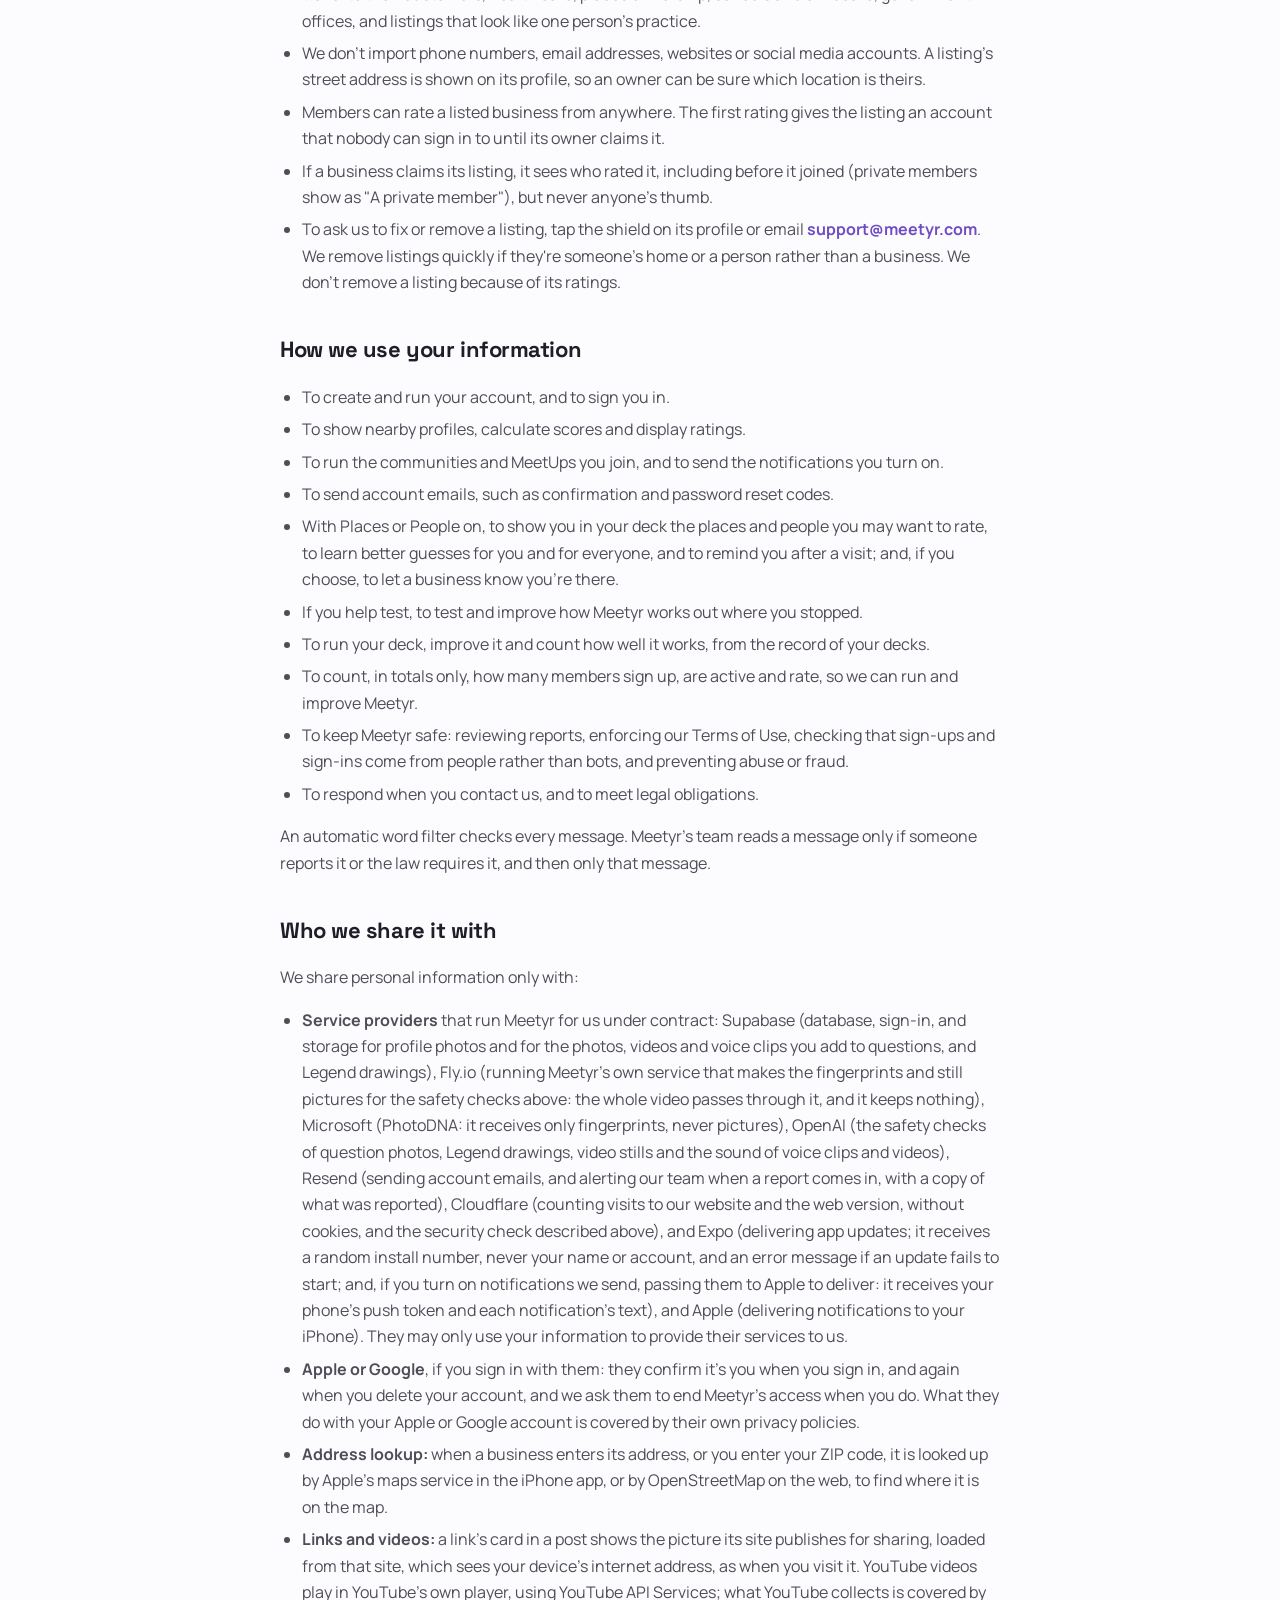
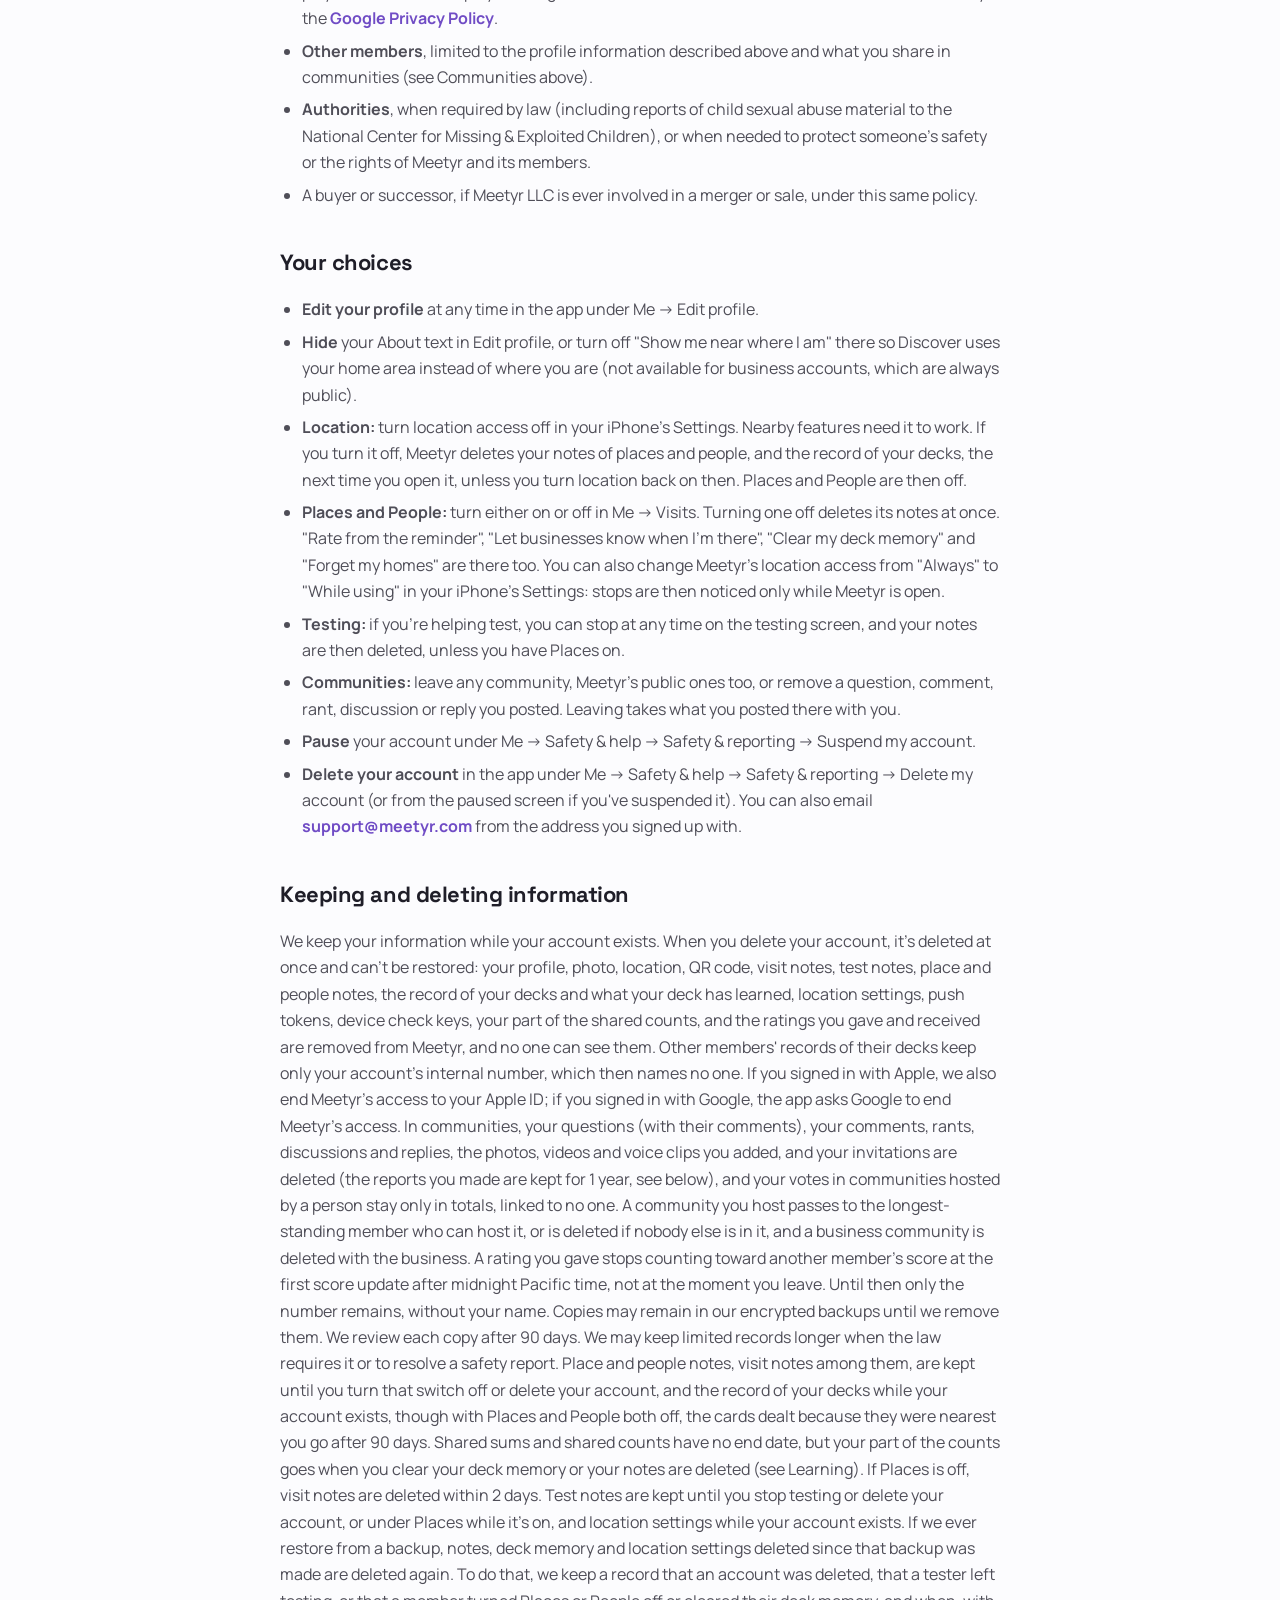
<file: privacy/index.html>
<!doctype html>
<html lang="en">
  <head>
    <meta charset="utf-8" />
    <meta name="viewport" content="width=device-width, initial-scale=1" />
    <title>Privacy Policy — Meetyr</title>
    <meta name="description" content="How Meetyr LLC collects, uses and protects your information in the Meetyr app." />
    <link rel="preconnect" href="https://fonts.googleapis.com" />
    <link rel="preconnect" href="https://fonts.gstatic.com" crossorigin />
    <link
      href="https://fonts.googleapis.com/css2?family=Manrope:wght@400;600;700;800&family=Space+Grotesk:wght@700&display=swap"
      rel="stylesheet"
    />
    <link rel="stylesheet" href="/styles.css" />
    <!-- Cloudflare Web Analytics: counts visits without cookies (see the Privacy Policy). -->
    <script type="module" src="https://static.cloudflareinsights.com/beacon.min.js" data-cf-beacon='{"token": "6abf681c02fc494186cce8af8a3314d2"}'></script>
  </head>
  <body>
    <header class="site-header">
      <div class="wrap">
        <a class="wordmark" href="/" aria-label="Meetyr home">meetyr</a>
        <nav class="site-nav" aria-label="Main">
          <a href="/support/">Support</a>
          <a href="/privacy/" aria-current="page">Privacy</a>
          <a href="/terms/">Terms</a>
        </nav>
      </div>
    </header>

    <main class="wrap doc">
      <h1>Privacy Policy</h1>
      <p class="updated">Effective November 23, 2026</p>

      <p>
        This policy explains what information Meetyr LLC ("Meetyr", "we", "us") collects when you use the Meetyr
        app and this website, how we use it, who we share it with, and the choices you have. If you have questions,
        email <a href="mailto:support@meetyr.com">support@meetyr.com</a>.
      </p>

      <div class="callout">
        <p>
          <strong>The short version:</strong> we collect what's needed to run a community rating app: your account,
          your profile, your location while you use the app (and, only if you turn on Places, People or "Let businesses know when I'm there", where you stop, who you're near and the businesses you visit; only if you help test, where you stop; during a MeetUp you both agreed to, your location goes to the person you're meeting), the ratings you give and receive, the cards your deck shows you and what you do with them, and what you share in communities. We haven't sold or shared personal information for
          advertising. Our website and the web version of Meetyr count visits without cookies.
        </p>
      </div>

      <h2>Information you give us</h2>
      <ul>
        <li>
          <strong>Account:</strong> your email address and password, or, if you use Sign in with Apple or Google, what
          Apple or Google shares with us (below). Passwords are stored only in encrypted (hashed) form.
        </li>
        <li>
          <strong>Sign in with Apple:</strong> Apple shares an ID for your Apple account, your email address (it can be
          an Apple "Hide My Email" address that forwards to you) and, the first time, your name if you choose to share
          it. We use the name to fill in your display name, which you can change. We also keep a token from Apple, used
          only to end Meetyr's access to your Apple ID when you delete your account.
        </li>
        <li>
          <strong>Sign in with Google:</strong> Google shares your name, email address and profile picture, and an ID
          for your Google account. Meetyr gets no other access to your Google account.
        </li>
        <li>
          <strong>Profile:</strong> your display name, @handle, profile photo, whether you're a person or a business,
          a category, and a short "About" text.
        </li>
        <li><strong>Ratings:</strong> the thumbs-up or thumbs-down ratings you give, and when you gave them.</li>
        <li>
          <strong>Rating requests:</strong> when you rate a person more than 1 mile away, your confirmation that
          you're rating your interaction with them, and their answer.
        </li>
        <li>
          <strong>Private profile:</strong> whether your profile is private (and when Private starts), and, for each rating you give, whether it
          was private when you gave it.
        </li>
        <li>
          <strong>Communities:</strong> the communities you start or join, Meetyr's public ones included, the questions and
          answer options you write, your votes, your comments, your rants and reactions, the discussions and replies you
          write, what you share to MeetyrMaid and the ratings you give there, the photos, videos and voice clips you add,
          the invitations you send, get or decline, and reports about community content.
        </li>
        <li>
          <strong>Community comments:</strong> in communities hosted by a person and in Meetyr's public ones, you can comment under a
          question while it's open, up to 140 characters, with no replies, and up to 100 comments a day. Comments can't
          include an @handle or, in a community hosted by a person, the full name of someone in it. The community's members see your comments with your name. You or the host can
          remove one. When someone reports a comment, it's hidden from everyone but you until Meetyr's
          team looks at it, unless that person has already used their 50 reports for the day.
        </li>
        <li>
          <strong>Question photos, videos and voice clips:</strong> you can add one to a question you ask. Before a
          photo or video leaves your phone, the app removes its location and other saved details: photos are saved
          again as a smaller copy, and videos keep only their first 30 seconds, with sound. Voice clips are recorded in
          the app, up to 30 seconds. We store them privately, and only members of that question's community, and Meetyr's
          team, can open them. They stay with the question after it closes. A report hides one the same way as a
          comment, and Meetyr's team looks at it. Still pictures taken from each video for the automatic safety checks (below) are stored privately with it.
          No member can open them, and they're deleted with the video.
        </li>
        <li>
          <strong>Automatic safety checks:</strong> each question photo, video and voice clip is checked automatically
          when it's added, and anything that fails is hidden. Microsoft's PhotoDNA compares photos, and the still
          pictures from videos, with known child sexual abuse images, using only a fingerprint of each picture, never
          the picture itself. OpenAI checks the pictures for nudity, violence and the like, and turns the sound of
          voice clips and videos into text to check what's said; we don't keep that text. Meetyr uses PhotoDNA
          technology licensed by Microsoft at no cost.
        </li>
        <li>
          <strong>Safety reports:</strong> when you report a member or flag a rating you received, the reason you
          choose and any details you write. When you report something in a community (the community, an invitation, a
          question, its photo, video or voice clip, or a comment), the reason you pick, such as "It's about a person"
          or "It shows a person", and a copy of what you reported.
          We also keep a record of members you block.
        </li>
        <li>
          <strong>Business verification and claims:</strong> when a business asks to be verified, claims a listing, or
          changes its address, the details it sends us (such as its website, a contact name and phone number, the
          person's role and how we can confirm them) and our record of when and how we checked. We don't collect ID documents.
        </li>
        <li>
          <strong>Rants and discussions:</strong> a rant is up to 500 characters to one community you're in; members
          react to it with one tap and don't reply. A discussion is a title and up to 2,000 characters, with replies of
          up to 1,000. Neither can include an @handle or, in a community hosted by a person, the full name of someone in
          it. You can remove your own, and a report hides one the same way as a comment.
        </li>
        <li>
          <strong>MeetyrMaid:</strong> what you share there to be rated (a title, and a photo, video or voice clip,
          writing, or both), and the thumbs up or down you give what others share, once each and never your own.
        </li>
        <li>
          <strong>Legend drawings:</strong> if you send a photo of your drawing of a Legend, the app first removes its
          location and other saved details, as it does for question photos, and the photo is checked automatically (see
          Automatic safety checks). It's then shown among that Legend's drawings with your name, or as "A member" if your
          profile is private. Members can vote for each drawing once. The page shows how many votes each drawing has,
          never who voted, though we keep who voted for which drawing. The drawing with the most votes can become the
          Legend's picture, shown without your name, after Meetyr's team has looked at it. If you delete your account,
          your drawings and votes are removed, the Legend goes back to its original picture, and the photo file is
          deleted on the same schedule as a question photo's (see Keeping and deleting information).
        </li>
        <li><strong>Messages to us:</strong> anything you send to our support address.</li>
        <li><strong>Chats:</strong> the messages you write in dialogues and group chats, the questions you ask there and the answers you give, who they're with and when, and a group chat's topic.</li>
        <li><strong>Profile questions:</strong> the question on your profile, and your answers to others' (the person who asked sees answers without names; Meetyr keeps who wrote each).</li>
        <li><strong>Community scores:</strong> if a community's host turns them on and you join in, that you joined, each thumb you give and get, who gave it and when, and your score in that community.</li>
      </ul>

      <h2>Information collected when you use the app</h2>
      <ul>
        <li>
          <strong>Location:</strong> with your permission, your device's location while the app is open. We use it to
          show you people and businesses nearby, and to show you to members near you (see below). We store your most recent
          location for 24 hours at most, not a history of where you've been, except where you meet another member in person, if you turn on Places or People, or if you help test (see below). The record of your decks can also show roughly where you were when each was dealt (see "Your deck"). The app uses location in the background only if you turn on Places or "Let businesses know when I'm there", if you help test, or during a MeetUp (see below).
        </li>
        <li>
          <strong>Home area:</strong> when you set up a personal profile, we ask where you're located (a ZIP code, or
          your current location). We keep only a rough area about a mile across and its town and ZIP code, never your
          address. While your distance is hidden, Discover shows you to people near this area instead of near where
          you are. You can change it in Edit profile. It, or where you signed up, also puts you in your town's local
          community.
        </li>
        <li><strong>Ratings you receive:</strong> your score and the number of ratings you've received.</li>
        <li>
          <strong>QR code:</strong> a random code linked to your profile so others can scan it in person to rate you.
          Each code works for one scan; you get a new one after every scan. We keep the scan itself only for the 10
          minutes the person scanning has to rate you from it; the meeting it makes is kept as described under "Bumps, touches and scans".
        </li>
        <li>
          <strong>Bumps, touches and scans:</strong> when you bump phones or touch iPhones with another member while the app is open, or one of you scans the other's QR code, we record when and exactly where it happened, so the two of you can rate each other for 24 hours. Your phone's motion readings stay on your phone. We keep who you met, when and how while your account exists, and the exact place for 1 year, to look into reports of made-up meetings.
        </li>
        <li>
          <strong>Invite links:</strong> when someone uses your invite link, we record who used it and when, so it can be used only once.
        </li>
        <li>
          <strong>Crossed paths:</strong> when you and another member have each stayed somewhere for 10 minutes, away
          from home, within about a mile of each other, the two of you can rate each other for 48 hours. Each of you
          sees the other's card 1 to 2 hours later, or that evening, never as it happens. It counts only while "Show me
          near where I am" and People are on for both of you, and not when either of you is within 565 m (1,850 feet) of a family planning center. Neither of you sees where the other was. We keep who and when, and only a rough square about 400 m across, never your spot. While you both have People on, they're kept as People notes. Turning People off deletes them, except one that either of you rated from, which stays as that rating's record. Otherwise we keep who and when as for a bump, and the square for 1 year, to look into reports of made-up meetings.
        </li>
        <li>
          <strong>Near a connection:</strong> when you and someone you're connected with are at the same business at the
          same time (from your visit notes), or your spots are saved within about 50 m of each other with Meetyr open,
          away from home, you each get the other's card, and rating it counts as in person. It counts only while "Show me
          near where I am" and People are on for both of you, never for a private member, and not when either of you is within 565 m (1,850 feet) of a family planning center. We keep who and when, and no place, except that if you first crossed paths, the note keeps that rough square, as crossed paths do (above). Turning People off deletes them, except one that either of you rated from, which stays as that rating's record. Otherwise we keep them as for a bump.
        </li>
        <li>
          <strong>Camera:</strong> used only when you take a profile photo, scan a QR code, or take a photo or video for
          a community question. We store only the profile photo you choose and the photos and videos you post to a
          community.
        </li>
        <li>
          <strong>Microphone:</strong> used only while you record a video or a voice clip for a community question or
          MeetyrMaid. Only a clip you add is stored.
        </li>
        <li>
          <strong>Photo library:</strong> used only when you choose a profile photo, or a photo or video for a community
          question. Only the one you choose is uploaded.
        </li>
        <li>
          <strong>Notifications:</strong> only if you turn them on. Visit reminders (see Places and People), a business's question after a visit, a "Remind me tomorrow" after you
          scan a business's code, and a "Remind me later" after you scan a person's, are set up by your phone itself. Everything else is a push notification we send (iPhone only): we save your phone's push token with your account. They tell you about new messages (who wrote, never what), connection and rating requests, MeetUps, invitations, new questions in your communities (with the community's name), new answers to your question, and when your question closes, never a message, a question or an answer. A verified business that turns them on also gets notices about its business community. You turn them on or off in Me → Notifications. Turning them off, signing out or deleting your account removes the token.
        </li>
        <li>
          <strong>Location settings:</strong> each day Meetyr opens or wakes on your phone, and whenever one of them changes, the app tells us whether its location access is "Always", "While using" or off, and whether Precise Location is on, with your phone's platform, system version and app version. We keep each of these with your account, to make noticing places work, to fix problems, and to count how many members use each setting.
        </li>
        <li>
          <strong>Security check:</strong> on the screens where you sign up, sign in, ask for a new code or reset your
          password, and when you delete your account with a password, Cloudflare Turnstile checks that you're a person,
          not a bot. For that check, Cloudflare receives technical details about your device and connection, such as
          your IP address.
        </li>
        <li>
          When you use the app, we record which version of the app you're using, with what you create (ratings, votes, questions, comments, photos, videos, voice clips and reports), and each time you open the app signed in. We use it to fix problems and to know which rules applied.
        </li>
        <li>
          <strong>Your deck:</strong> we keep a record of each deck we deal you in the app. It holds when the deck was dealt, how long that took, and what you chose to show and how far. It holds each card in order and why it was dealt: a stop, a meeting, a scan, a member near you, or the nearest people and places. It holds what you did with each card: whether it came up, and whether you rated it, skipped it, said "Not here" or undid it. Because a deck is made from what's near you, this record can show roughly where you were, and which members were near you, when each deck was dealt. We use it to run your deck, to improve it and to count how well it works. No other member sees it. With Places or People on, we keep it while your account exists. With both off, the cards dealt because they were nearest you are deleted after 90 days, and the rest of the record is kept while your account exists. Turning Places off deletes the cards dealt from your stops. Turning People off deletes the cards dealt from the notes it deletes, in your deck and in the other member's. What was done with each card goes with it. If you turn Meetyr's location off in iPhone's Settings, the whole record goes with your notes (see Places and People).
        </li>
        <li>
          <strong>Views:</strong> when you open a discussion, tap its link or play its video, we note that you did, to
          count its views and rank discussions. Members see only the number, never who viewed. We keep who viewed a
          discussion for 8 days; after that, only the number stays.
        </li>
      </ul>
      <p>
        We don't use advertising identifiers or tracking across other companies' apps and websites. meetyr.com and
        the web version of Meetyr count visits with Cloudflare Web Analytics, which uses no cookies, doesn't identify
        you, and doesn't follow you to other websites. The iPhone and Android apps don't use it.
      </p>

      <h2>Places, People and "Let businesses know when I'm there"</h2>
      <p>
        Meetyr asks before it notices anything. On the screen "Let Meetyr notice where you stop?", and any time in Me → Visits, you can turn on Places, People, both or neither. Both are off until you turn one on, and you never need either one to rate. Business accounts don't have them. We keep a record of each time you turn one on or off. "Let businesses know when I'm there" is a separate switch in Me → Visits, also off until you turn it on.
      </p>
      <ul>
        <li>
          <strong>How a stop is noticed:</strong> with Places or "Let businesses know when I'm there" on and location "Always", your phone watches the 19 businesses nearest you and notices when you stay at one. Your phone does the watching. On iPhone, when you've moved about a third of a mile, your phone tells us where it is, even with Meetyr closed: we find the businesses near you and keep only that latest spot, for 24 hours at most, which also counts for crossed paths (above). On Android, when you've moved about a mile, it asks us for the businesses near its new spot; we use that location only to answer and don't store it. With Places on, three more things note a stop:
          <ul>
            <li>your iPhone tells Meetyr when you've stopped somewhere and when you leave, even with Meetyr closed;</li>
            <li>with Meetyr open, on iPhone or Android, your phone stays still for a minute;</li>
            <li>the latest spot your phone sent us stays put for 10 minutes.</li>
          </ul>
          With location "While using", stops are noticed only while Meetyr is open.
        </li>
        <li>
          <strong>Home:</strong> your phone works out where home is, from the nights it spends there and from what you tell it, and keeps your homes on your phone only. A stop within about 75 m of a home isn't noted, and nor is a long stop overnight. Until your phone knows a home, Places notes no stop. "Forget my homes" in Me → Visits clears them.
        </li>
        <li>
          <strong>Places:</strong> for each stop away from home, we keep a note of:
          <ul>
            <li>when you arrived and left;</li>
            <li>the exact spot of each reading your phone gives, and how precise it was;</li>
            <li>a random number for the phone that reported it;</li>
            <li>the places nearby, with how likely Meetyr thinks you were at each.</li>
          </ul>
          Your deck shows you the places you may have been at, from the last 24 hours, and its first card may ask "How was it?", with "Not here". When you rate a place or scan its code, we also note when, and roughly where you were: an area about 28 m across, from the latest spot your phone sent us, and whether you were at home. At a place we never note, or within 565 m of a family planning center (see below), we keep neither the area nor whether you were at home. We keep your answers, the cards you skip, and what your deck has learned from them, such as the places you rate from a spot where you often stop. We also keep daily counts from your phone of how noticing went, which don't say where you were.
        </li>
        <li>
          <strong>Visit notes:</strong> when you stay at a business, or a stop could be at one of a few, we also keep a visit note. It says which business, when you arrived and left, and, where it could be one of a few, the area about 30 m across where you stopped. For 24 hours a visit note counts as being there, for a business that asks to be rated nearby or in person.
        </li>
        <li>
          <strong>People:</strong> we note the members who were near you, roughly where, and when, and show you to them, to rate, if they have People on too. Two members are noted near each other only when both have People on (see Crossed paths and Near a connection).
        </li>
        <li>
          <strong>How long:</strong> your notes are kept until you turn that switch off, which deletes them at once, or until you delete your account.
          <ul>
            <li>Turning Places off deletes your stop notes, visit notes, the notes of where you rated, your answers, what your deck has learned, and the cards dealt from your stops. Your part comes out of the shared counts, and shared sums already made stay (see Learning). Cards you skipped stay skipped.</li>
            <li>Turning People off deletes your notes of who was near you, and the cards dealt from them, in your deck and in the other member's. A note that either of you rated from stays, with that rating (see Crossed paths).</li>
            <li>Your ratings stay: they're what you posted.</li>
            <li>"Clear my deck memory", in Me → Visits, deletes what your deck has learned, including your skips and the notes of where you rated. It also takes your part out of the shared counts (see Learning). Your stop notes stay until you turn Places off.</li>
          </ul>
        </li>
        <li>
          <strong>iPhone's location setting:</strong>
          <ul>
            <li>With "While using", stops are noticed only while Meetyr is open, and nothing is deleted.</li>
            <li>If you turn Meetyr's location off, the next time you open Meetyr it asks you to turn it back on. If you don't, your notes of places and people, and the record of your decks, are deleted, and Places and People are turned off. Your ratings stay.</li>
            <li>If you turn Precise Location off, Meetyr asks the same way. If you don't turn it back on, we delete the exact spot of each reading in your notes, and keep each note's area, about 28 m across, and its places. While it's off, Meetyr notes no new stops.</li>
          </ul>
        </li>
        <li>
          <strong>Notes from before:</strong> if you turn Places on, the visit notes Meetyr already had are kept too. If you leave Places off, or don't answer, they're deleted within 2 days.
        </li>
        <li>
          <strong>Who sees them:</strong> no other member sees your notes. They reach your deck only as cards, dealt from the last 24 hours. Meetyr's team reads a member's notes only through recorded requests that give a reason.
        </li>
        <li>
          <strong>Learning:</strong> your notes and answers also help Meetyr guess better for everyone, with no name shown to anyone. For example, once two members have said "Not here" at a place, Meetyr stops asking "How was it?" there. Each night we also work out shared sums, from members' stop notes, what they answered and the codes they scanned, of how near a phone's location is to the place a member turns out to be at. The sums hold no member, place or location. We keep them only in that form, and don't try to find out whose notes they came from. They have no end date: when your notes are deleted, sums already made stay, and later ones leave your notes out. We also count, for a place and an area about 28 m across, how many of members' stops there turned out to be that place. A count holds the place and the area, and no name or account. Your deck may use these counts when it guesses where you stopped, but only a count that at least 3 different members other than you gave in a recent 30-day window, and no one is shown a count. Each stop note keeps what it added, so when you clear your deck memory or your notes are deleted, your part comes out of the counts. A stop at home, at a place we never note, or from a phone that hasn't passed the device check adds nothing.
        </li>
        <li>
          <strong>Device check:</strong> so the shared learning comes from real phones, Meetyr's iPhone app uses Apple's App Attest to show our server that a stop's note came from a genuine copy of Meetyr. For each install we keep Apple's reference for its key, the key's public half and a counter. On each note we mark whether it passed, and whether iPhone flagged the location as simulated. We keep no device identifier or internet address for it. Deleting your account removes them.
        </li>
        <li>
          <strong>Places we never note:</strong> sensitive places, such as health care (pharmacies included), places of worship, lawyers and courts, police stations, jails and prisons, military sites, schools and childcare, shelters, food banks and other social services, funeral homes, union offices, LGBTQ+ venues, services for immigrants, refugees and ethnic communities, dispensaries, smoke and vape shops, pawn shops, and adult venues and stores.
          <ul>
            <li>We don't note a stop when Meetyr puts the chance at 1 in 4 or more that it was at one of these. Below that, the stop is noted like any other, with its exact spot, but the note keeps nothing about such a place. In Washington, we don't note a stop when a health care place is near, and a visit note within 150 m of one is deleted within 2 days, as if Places were off.</li>
            <li>These places get no visit note, reminder or arrival alert either.</li>
            <li>To catch the ones Meetyr doesn't list, we keep a separate list of where they are, taken from open map data, which no one sees.</li>
            <li>We also don't note a stop, a visit, or two members near each other within 565 m (1,850 feet) of a family planning center. If you scan a business's counter code there, the visit counts for rating it, and its visit note is deleted when your time to rate ends.</li>
            <li>Our lists don't hold every such place, so a stop at one we don't know of is noted like any other. A note made before we knew of a place stays, unless the law requires us to delete it.</li>
          </ul>
        </li>
        <li>
          <strong>Reminders:</strong> with Places on, after a visit of at least 5 minutes to a business, one notification asks how it was, as before. At most one comes per business a day, and none once you've rated it (then only its question, if it asked one). While "Rate from the reminder" is on, in Me → Visits, a reminder about one business names it, on the lock screen too, and lets you rate it there. A "Remind me tomorrow" you chose still comes as before.
        </li>
        <li>
          <strong>Letting businesses know:</strong> if you turn this on, a verified business on Meetyr sees your name and photo
          once you've been there a few minutes, if your phone's location clearly puts you at that business, and for 12
          hours after. Where businesses are close together, only the one you rate after your visit sees you. It doesn't see your rating or where else you go. A verified business can also turn on arrival alerts, a
          notification that "A Meetyr member is here now", which never names you. Turning this off hides you from
          businesses right away.
        </li>
        <li>
          <strong>Learning places:</strong> when you rate a business after a stop, we add one to a count for that
          business in that area, without keeping who rated. Once it has been rated there often enough, a stop there
          names it.
        </li>
      </ul>

      <h2>Helping test where Meetyr thinks you stopped</h2>
      <p>
        Testing is only for members we invite, and only if you say yes on the testing screen. You never need it to use
        Meetyr or to rate.
      </p>
      <ul>
        <li>
          <strong>What we keep:</strong> each time you stop somewhere away from home, a note of when you arrived and left, the exact spot of each reading your phone gives and how precise it was, and the places nearby. A stop within about 75 m of your home isn't noted, and nor is a long stop overnight. Your phone works out where home is and keeps it on your phone only. If it doesn't know, the app asks you once whether you're at home, and notes nothing until it knows. Places we never note (above) applies to test notes too. With Places off, no new test notes are made, and the ones you have stay until you stop testing. When Meetyr asks Apple's maps which places are near a stop, it doesn't say who you are, and it keeps nothing of Apple's answer with your stop or your account. The one thing it keeps is Apple's reference number for a place, on that place's own listing.
        </li>
        <li>
          <strong>What you see:</strong> a list of your last 3 days of stops, where you can say where you really were. We keep what you say with the note. With Places on, your deck also shows you places where you may have stopped (see Places and People).
        </li>
        <li>
          <strong>Who sees them:</strong> no other member. Meetyr's team uses them to test and improve how the app works out where you stopped, and each time the team looks up a member's notes, it's recorded. That record holds the member's ID, the time and the reason, but never a place. It stays after an account is deleted, so we can check how notes were used.
        </li>
        <li>
          <strong>How long:</strong> notes are kept until you stop testing or delete your account, or, if you have Places on, until you turn Places off or delete your account. If we end testing, your notes stay until you do one of those.
        </li>
        <li>
          <strong>Stopping:</strong> you can stop at any time on the testing screen, and your notes are then deleted at once, unless you have Places on: then they're kept under Places, and turning Places off deletes them. Deleting your account deletes them too. We keep a record that you joined and left testing, and daily counts that don't say where you were.
        </li>
      </ul>

      <h2>MeetUp</h2>
      <p>
        In a MeetUp, two connections agree on a place and a time to meet. It's on iPhone only, and needs location
        "Always" and Precise Location.
      </p>
      <ul>
        <li>
          <strong>Sharing your location:</strong> only during a MeetUp you both agreed to, and only with the person
          you're meeting. It starts when you choose, as early as 2 hours before or at 15 minutes before, and ends when
          you meet, when either of you stops or cancels it, or 15 minutes after the time (more if either of you adds
          time). Meanwhile they see where you are on the MeetUp's map, and how far away you are on their lock
          screen, even with Meetyr closed. Your iPhone shows that it's using your location the whole time.
        </li>
        <li>
          <strong>What we keep:</strong> only your latest spot while you share, never a trail. When the MeetUp ends,
          we erase it and the place. Notes you write while planning go into your dialogue with them once you both agree.
        </li>
        <li>
          <strong>Meeting:</strong> when your phones show you've met, the two of you can rate each other for 24 hours,
          and we keep where, as for a bump (above).
        </li>
        <li>
          <strong>Past MeetUps:</strong> we keep who, when and whether you met, never the place. Only the two of you see
          them, and you can hide one from your list. Meetyr's team looks at one only after a report, or when the law
          requires it. If you delete your account, the other person sees "Meetyr member" instead of you.
        </li>
      </ul>

      <h2>What other members can see</h2>
      <ul>
        <li>Your display name, @handle, profile photo, person or business, category, Meetyr score and number of ratings.</li>
        <li>Your "About" text, unless you hide it in Edit profile.</li>
        <li>
          That you're nearby, never where you are. Their phone gets a rough distance to your area, which the app
          doesn't show. Discover shows people near the viewer as faces
          around the viewer's own spot, never at a place on the map, and your card can say when you were last there
          ("Around now", "Earlier today" or "Yesterday"). You show near a place only once you've been there 10 minutes.
          At home, and while "Show me near where I am" is off in Edit profile, Discover uses your home area instead of where
          you are.
        </li>
        <li>
          During a MeetUp you both agreed to, the person you're meeting sees where you are while you share (see MeetUp).
        </li>
        <li>
          <strong>Business accounts are always public.</strong> A business's About, distance and business location are
          shown to everyone, and a business people visit also shows its street address, with Directions. A business sets its location by entering an address or using its current location; it
          doesn't follow the owner's phone. Businesses that go to their customers instead appear as a rough area, like
          people.
        </li>
        <li>
          <strong>That you rated them.</strong> When you rate someone, they see your name in their Feed, but never
          whether you gave a thumbs up or a thumbs down. Names show 3 people at a time, and a rating joins their score at a random time 1 to 3 hours later, or sooner together with 2 other people's ratings. A private profile shows "A private member" instead of
          your name. A score shows from the first rating that counts.
        </li>
        <li>
          <strong>Private profiles.</strong> Private is for rating businesses, or people you meet. A person turns it on in Edit profile; it
          starts 24 hours later, and turning it off is immediate. While private, they rate people, and people rate them,
          only in person: by scanning a QR code or bumping phones. Whoever they rate sees "A private member" instead of
          their name, photo and profile, and ratings made while private stay that way even after it's turned off. A
          private member isn't shown in Discover, the map or Search, sees only businesses there, and isn't in Meetyr's
          public communities. When Private starts, they leave those communities, rating requests still waiting, to or
          from them, are withdrawn, and businesses never see them in "Here now". We can still see who made every rating, and whether it was up or down, to keep Meetyr safe.
        </li>
        <li>
          <strong>Erasers.</strong> Each person (not business) has one eraser. It takes every rating they received in the last 7 days out of their score at once. We keep an erased rating on file, marked as erased. Profiles of people say that a score can leave out a week of erased ratings.
        </li>
        <li>
          <strong>Requests to rate beyond a mile.</strong> If you rate a person more than 1 mile away, they're asked to
          confirm they had an interaction with you before the rating counts. They see your name, never your rating.
          Businesses don't confirm ratings.
        </li>
        <li>
          <strong>Legends.</strong> Legends are historical figures and storybook characters you can rate for fun. They
          aren't members and can't rate anyone. When your rating of a Legend counts, your name, @handle and photo appear
          in its "Rated by" list, which other members can see, but never your thumb. You aren't listed if your profile
          was private when you rated or is private now, and members you've blocked, or who blocked you, don't see you
          there. A Legend's score moves right away, so someone watching it may be able to tell how you rated it. We keep
          each Legend rating with your account (your thumb, the question and whether your answer was right) and delete
          it if you delete your account.
        </li>
        <li>
          <strong>Communities.</strong> A community a person starts is invitation only, and a business's community is for
          people who've rated it, who join from its page or with its QR code. What's in one is seen only by its members. Meetyr's public communities (USA,
          MeetyrMaid and your town's, which everyone starts in, and News, Sports, Rants, The Ick, Receipts and Stories, which anyone can join) are open to everyone on Meetyr except private members: everyone in one sees who's in it and what you post there, with your name and photo, and every question there
          is Anonymous. In a community hosted by a person, members see your name,
          @handle and photo, even if your profile is private, and the questions, comments, photos, videos and voice
          clips you add. Whoever asks a question picks Public or Anonymous, and it can't be changed after. On a Public
          question, the person who asked and the host see each vote as it comes in, and everyone in the community sees
          each vote once it closes. On an Anonymous question, no member, not even the asker or the host, sees who voted or what anyone picked, only the totals. In a business community, every
          question is Anonymous: the business sees your name and photo in its customer list ("A private member"
          if your profile is private), never how you answered, and only totals from at least 5 people once a question
          closes. Customers never see each other. A community's activity shows in the Feeds under the same rules. Meetyr
          keeps each vote with your account, Anonymous ones too; only Meetyr's team can see who voted how. Nothing in a
          community counts toward anyone's Meetyr score.
        </li>
        <li>
          <strong>That you're visiting a business</strong>, only if you turn on "Let businesses know when I'm there"
          (see above).
        </li>
        <li>If you turn on People, members near you who also have People on may get your card to rate.</li>
        <li>
          <strong>Chats:</strong> only the people in a dialogue or group chat can see its messages, under their names, and a verified business can be one of them. You can be in a group chat with someone you're not connected to, if a connection of yours started it.
        </li>
        <li>
          <strong>Rants and discussions:</strong> the members of the community you post one to see it with your name and photo, as above. A rant shows how many reacted, not who.
        </li>
        <li>
          <strong>MeetyrMaid:</strong> everyone in it sees what you share, with your name, and its score once 3 people have rated it, never who rated it or how. These ratings never count toward anyone's Meetyr score.
        </li>
        <li>
          <strong>Community scores:</strong> your score shows only in that community, to members who've joined in and rated you, and it never counts toward your Meetyr score. A score needs 3 ratings, so it can't show until 4 people have joined in. You rate your interaction with each person once, and it can't be changed. In community scores, Meetyr never shows who gave which thumb. The other person sees your name, not your thumb. In a private group, and especially a small one, members may be able to work out who gave which thumb from how a score moves. Meetyr's team can see who gave which thumb in community scores, and uses that only to check a report. Each check is recorded.
        </li>
      </ul>
      <p>
        The app never shows anyone how a particular member rated them. Votes on a Public community question are different
        (see Communities above).
      </p>

      <h2>Businesses Meetyr lists from open data</h2>
      <p>
        So members can find and rate local businesses before they join, Meetyr lists some businesses itself, marked
        "Not on Meetyr yet". Their names, kinds of business, locations and street addresses come from open map data
        published by the Overture Maps Foundation, which combines data from Meta, Microsoft, Foursquare and others
        (see <a href="/credits/">Data credits</a>). These listings aren't connected to Meetyr or endorsed by the
        businesses.
      </p>
      <ul>
        <li>
          We list storefront businesses only. We leave out homes and businesses run from home or that travel to their
          customers, health care, places of worship, schools and childcare, government offices, and listings that look
          like one person's practice.
        </li>
        <li>
          We don't import phone numbers, email addresses, websites or social media accounts. A listing's street address
          is shown on its profile, so an owner can be sure which location is theirs.
        </li>
        <li>
          Members can rate a listed business from anywhere. The first rating gives the listing an account
          that nobody can sign in to until its owner claims it.
        </li>
        <li>
          If a business claims its listing, it sees who rated it, including before it joined (private members show as
          "A private member"), but never anyone's thumb.
        </li>
        <li>
          To ask us to fix or remove a listing, tap the shield on its profile or email
          <a href="mailto:support@meetyr.com">support@meetyr.com</a>. We remove listings quickly if they're someone's
          home or a person rather than a business. We don't remove a listing because of its ratings.
        </li>
      </ul>

      <h2>How we use your information</h2>
      <ul>
        <li>To create and run your account, and to sign you in.</li>
        <li>To show nearby profiles, calculate scores and display ratings.</li>
        <li>To run the communities and MeetUps you join, and to send the notifications you turn on.</li>
        <li>To send account emails, such as confirmation and password reset codes.</li>
        <li>With Places or People on, to show you in your deck the places and people you may want to rate, to learn better guesses for you and for everyone, and to remind you after a visit; and, if you choose, to let a business know you're there.</li>
        <li>If you help test, to test and improve how Meetyr works out where you stopped.</li>
        <li>To run your deck, improve it and count how well it works, from the record of your decks.</li>
        <li>To count, in totals only, how many members sign up, are active and rate, so we can run and improve Meetyr.</li>
        <li>
          To keep Meetyr safe: reviewing reports, enforcing our Terms of Use, checking that sign-ups and sign-ins come
          from people rather than bots, and preventing abuse or fraud.
        </li>
        <li>To respond when you contact us, and to meet legal obligations.</li>
      </ul>
      <p>
        An automatic word filter checks every message. Meetyr's team reads a message only if someone reports it or the law requires it, and then only that message.
      </p>

      <h2>Who we share it with</h2>
      <p>We share personal information only with:</p>
      <ul>
        <li>
          <strong>Service providers</strong> that run Meetyr for us under contract: Supabase (database, sign-in, and
          storage for profile photos and for the photos, videos and voice clips you add to questions, and Legend drawings), Fly.io (running Meetyr's own service that makes the
          fingerprints and still pictures for the safety checks above: the whole video passes through it, and it keeps
          nothing), Microsoft (PhotoDNA: it receives only fingerprints, never pictures), OpenAI (the safety checks of
          question photos, Legend drawings, video stills and the sound of voice clips and videos), Resend (sending
          account emails, and alerting our team when a report comes in, with a copy of what was reported), Cloudflare
          (counting visits to our website and the web version, without cookies, and the security check described
          above), and Expo (delivering app updates; it receives a random install number, never your name or account,
          and an error message if an update fails to start; and, if you turn on notifications we send, passing them to
          Apple to deliver: it receives your phone's push token and each notification's text), and Apple (delivering
          notifications to your iPhone). They may only use your information to provide their services to us.
        </li>
        <li>
          <strong>Apple or Google</strong>, if you sign in with them: they confirm it's you when you sign in, and again
          when you delete your account, and we ask them to end Meetyr's access when you do. What they do with your
          Apple or Google account is covered by their own privacy policies.
        </li>
        <li>
          <strong>Address lookup:</strong> when a business enters its address, or you enter your ZIP code, it is looked
          up by Apple's maps service in the iPhone app, or by OpenStreetMap on the web, to find where it is on the map.
        </li>
        <li>
          <strong>Links and videos:</strong> a link's card in a post shows the picture its site publishes for sharing,
          loaded from that site, which sees your device's internet address, as when you visit it. YouTube videos play in
          YouTube's own player, using YouTube API Services; what YouTube collects is covered by the
          <a href="https://policies.google.com/privacy">Google Privacy Policy</a>.
        </li>
        <li>
          <strong>Other members</strong>, limited to the profile information described above and what you share in
          communities (see Communities above).
        </li>
        <li>
          <strong>Authorities</strong>, when required by law (including reports of child sexual abuse material to the
          National Center for Missing &amp; Exploited Children), or when needed to protect someone's safety or the
          rights of Meetyr and its members.
        </li>
        <li>A buyer or successor, if Meetyr LLC is ever involved in a merger or sale, under this same policy.</li>
      </ul>

      <h2>Your choices</h2>
      <ul>
        <li><strong>Edit your profile</strong> at any time in the app under Me → Edit profile.</li>
        <li>
          <strong>Hide</strong> your About text in Edit profile, or turn off "Show me near where I am" there so Discover uses
          your home area instead of where you are (not available for business accounts, which are always public).
        </li>
        <li><strong>Location:</strong> turn location access off in your iPhone's Settings. Nearby features need it to work. If you turn it off, Meetyr deletes your notes of places and people, and the record of your decks, the next time you open it, unless you turn location back on then. Places and People are then off.</li>
        <li>
          <strong>Places and People:</strong> turn either on or off in Me → Visits. Turning one off deletes its notes at once. "Rate from the reminder", "Let businesses know when I'm there", "Clear my deck memory" and "Forget my homes" are there too. You can also change Meetyr's location access from "Always" to "While using" in your iPhone's Settings: stops are then noticed only while Meetyr is open.
        </li>
        <li>
          <strong>Testing:</strong> if you're helping test, you can stop at any time on the testing screen, and your notes are then deleted, unless you have Places on.
        </li>
        <li>
          <strong>Communities:</strong> leave any community, Meetyr's public ones too, or remove a question, comment, rant,
          discussion or reply you posted. Leaving takes what you posted there with you.
        </li>
        <li><strong>Pause</strong> your account under Me → Safety &amp; help → Safety &amp; reporting → Suspend my account.</li>
        <li>
          <strong>Delete your account</strong> in the app under Me → Safety &amp; help → Safety &amp; reporting → Delete my account (or
          from the paused screen if you've suspended it). You can also email
          <a href="mailto:support@meetyr.com">support@meetyr.com</a> from the address you signed up with.
        </li>
      </ul>

      <h2>Keeping and deleting information</h2>
      <p>
        We keep your information while your account exists. When you delete your account, it's deleted at once and can't be restored: your profile, photo, location, QR code,
        visit notes, test notes, place and people notes, the record of your decks and what your deck has learned, location settings, push tokens, device check keys, your part of the shared counts, and the ratings you gave and received are removed from Meetyr, and no one can see them. Other members' records of their decks keep only your account's internal number, which then names no one. If you signed in
        with Apple, we also end Meetyr's access to your Apple ID; if you signed in with Google, the app asks Google to
        end Meetyr's access. In communities, your questions (with their comments), your comments, rants, discussions and replies, the photos, videos and voice clips you added, and your invitations are deleted (the reports you made are kept for 1 year, see below), and your votes in communities hosted by a person stay only in totals, linked
        to no one. A community you host passes to the longest-standing member who can host it, or is deleted if nobody
        else is in it, and a business community is deleted with the business. A rating you gave stops counting toward another member's score at the first score update after midnight Pacific time, not at the moment you leave. Until then only the number remains, without your name. Copies may remain in our encrypted backups until we remove them. We review each copy after 90 days. We may keep limited records longer when the law requires it or to
        resolve a safety report. Place and people notes, visit notes among them, are kept until you turn that switch off or delete your account, and the record of your decks while your account exists, though with Places and People both off, the cards dealt because they were nearest you go after 90 days. Shared sums and shared counts have no end date, but your part of the counts goes when you clear your deck memory or your notes are deleted (see Learning). If Places is off, visit notes are deleted within 2 days. Test notes are kept until you stop testing or delete your account, or under Places while it's on, and location settings while your account exists. If we ever restore from a backup, notes, deck memory and location settings deleted since that backup was made are deleted again. To do that, we keep a record that an account was deleted, that a tester left testing, or that a member turned Places or People off or cleared their deck memory, and when, with the account's internal number and no name. The exact place of a bump, touch, scan or MeetUp meeting is deleted after 1 year, and so is the rough square of crossed paths, unless you both have People on.
        The Monologue ended on November 12, 2026: its entries were deleted that day and are removed for good 90 days
        later, unless the law requires us to keep them.
      </p>
      <p>
        In communities, a question keeps its votes, comments and photo, video or voice clip after it closes. It's
        deleted when its asker or the host removes it, when the asker leaves or is removed from the community, or
        when the community is deleted. Your comments are also deleted when you leave or are removed from a
        community. When a question is removed, its photo, video or voice clip is hidden from everyone, but for now we keep
        the file, as we do for one that never made it onto a question; it's deleted 90 days after its owner deletes their account, or 1 year after if it was reported. A photo, video or voice clip Meetyr's team removes after a report is deleted 1 year later, unless the law requires us to keep it longer.
      </p>
      <p>
        We keep a locked copy of your account, and of everything deleted with it, for 90 days after you delete it, so
        we can look into safety reports, misuse and legal requests. Notes of your stops, test notes, the record of your decks and location settings aren't in it: they're deleted at once, as is a visit note for a stop that could be at one of a few. A visit note at one business, and the notes of who was near you, are in it, except a visit note near a family planning center or, in Washington, near a health care place, which is deleted at once too. No member can see it. Only Meetyr's team can open
        it, only for safety or legal reasons, and each time is logged. It doesn't include your password or sign-in
        tokens. Reports made about you or by you, and what they're about, are kept for 1 year after you delete your account, with your name, @handle and the date you deleted it, so someone can't escape a report by deleting their account. After 90 days the rest of the copy is permanently deleted,
        unless the law requires us to keep it longer, for example for a police or court request. We email you when the copy is deleted.
      </p>
      <p>
        We keep a record of each time Meetyr's team looks up a member's notes, with the member's ID, the time and the reason, never a place. It stays after an account is deleted, so we can check how notes were used.
      </p>
      <p>
        If the law requires us to keep a member's notes for a legal demand, we keep a held copy of their notes, visit notes, notes of who was near them and the record of their decks while the demand is open, even after they turn a switch off or delete their account.
      </p>
      <p>
        When your profile photo is changed or removed, we keep the old one locked for 1 year, then delete it. Only Meetyr's team can open it, and a police or court request or a legal hold can keep it longer.
      </p>
      <p>
        When a business deletes its business community, we keep a locked copy of it for 90 days, or longer where the law requires, as we do for a deleted account. The same goes for a community its host deletes.
      </p>
      <p>
        Chats have no time limit. A dialogue ends when either person leaves, and a group chat ends when fewer than 2 people are left. What was in it is then kept locked for 90 days and deleted. A reported message is kept for 1 year. When you delete your account, your messages and answers leave dialogues and group chats at once and go into the locked copy. If that leaves one other person, they keep their own messages for 90 days, and then it's deleted.
      </p>
      <p>
        Community scores last as long as the community. You can stop any time: your score is hidden, and the thumbs you gave and got stay counted. The same goes if you leave. When a community is deleted, they go into its locked copy for 90 days, or longer where the law requires. When you delete your account, your thumbs go into its locked copy for 90 days, and leave other members' scores at the next batch of ratings.
      </p>
      <p>
        If a business that claimed its listing deletes its account, the listing stays on Meetyr with its ratings,
        and support can hand it to a new owner.
      </p>
      <p>
        When a listed business is closed, removed, or replaced because its owner chose to start fresh, we hide it and
        keep its ratings on file, not shown and not counted in any score, for moderation and legal records.
      </p>

      <h2>Security</h2>
      <p>
        Information is sent over encrypted connections and stored with access controls that let each member reach
        only their own private data. No system is perfectly secure, but we work to protect your information and will
        notify you if a breach affects you, as the law requires. Messages are encrypted on the way to our servers and while stored there, but they aren't end-to-end encrypted, so Meetyr's systems can read them.
      </p>

      <h2>Age requirement</h2>
      <p>
        Meetyr is for people 18 and older. On iPhone, where Apple says the law requires it, Apple asks you to share
        your age range before you can make an account. The answer stays on your phone: Meetyr uses it only to decide
        whether you can join, and doesn't keep it. You also tick a box to confirm you're 18 or older when you sign up, and we keep the date you ticked it. We don't knowingly collect information from anyone younger. If you
        believe someone under 18 has an account, contact us and we'll delete it.
      </p>

      <h2>Your privacy rights</h2>
      <p>
        Depending on where you live (for example California, other U.S. states or the European Union), you may have
        the right to access, correct, delete or receive a copy of your information, and to object to certain uses.
        Email <a href="mailto:support@meetyr.com">support@meetyr.com</a> to make a request. We'll respond within the
        time the law requires and won't treat you differently for using these rights. If we turn down a request, you can appeal by replying to our answer, and we'll tell you the outcome within the time the law requires. If you're still not satisfied, you can contact your state's attorney general.
      </p>

      <h2>Changes to this policy</h2>
      <p>
        If we change this policy, we'll update the date at the top. For significant changes, we'll let you know in
        the app or by email.
      </p>

      <h2>Contact</h2>
      <p>
        Meetyr LLC<br />
        Tampa, Florida, USA<br />
        <a href="mailto:support@meetyr.com">support@meetyr.com</a>
      </p>
    </main>

    <footer class="site-footer">
      <div class="wrap">
        <span>© 2026 Meetyr LLC. All rights reserved.</span>
        <nav aria-label="Footer">
          <a href="/support/">Support</a>
          <a href="/privacy/">Privacy Policy</a>
          <a href="/terms/">Terms of Use</a>
          <a href="/business/">For businesses</a>
          <a href="/credits/">Data credits</a>
        </nav>
      </div>
    </footer>
  </body>
</html>
</file>
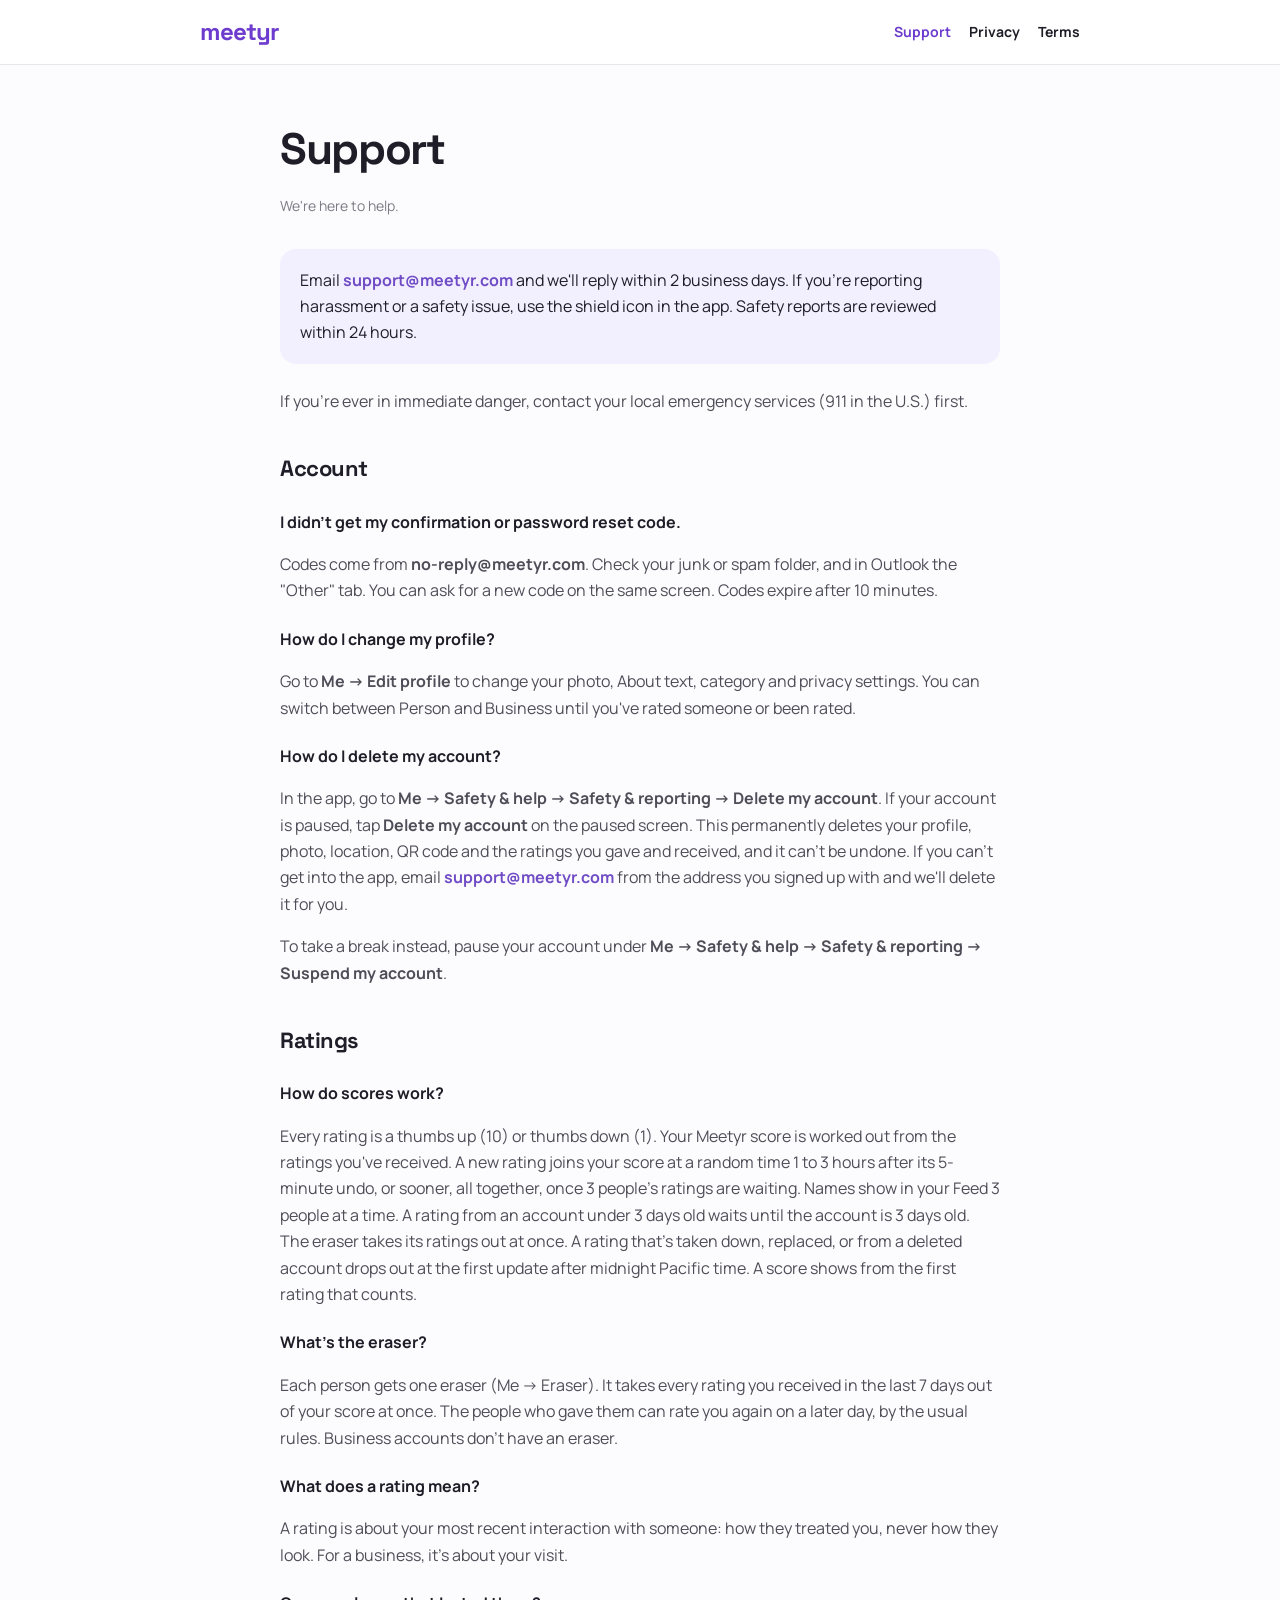
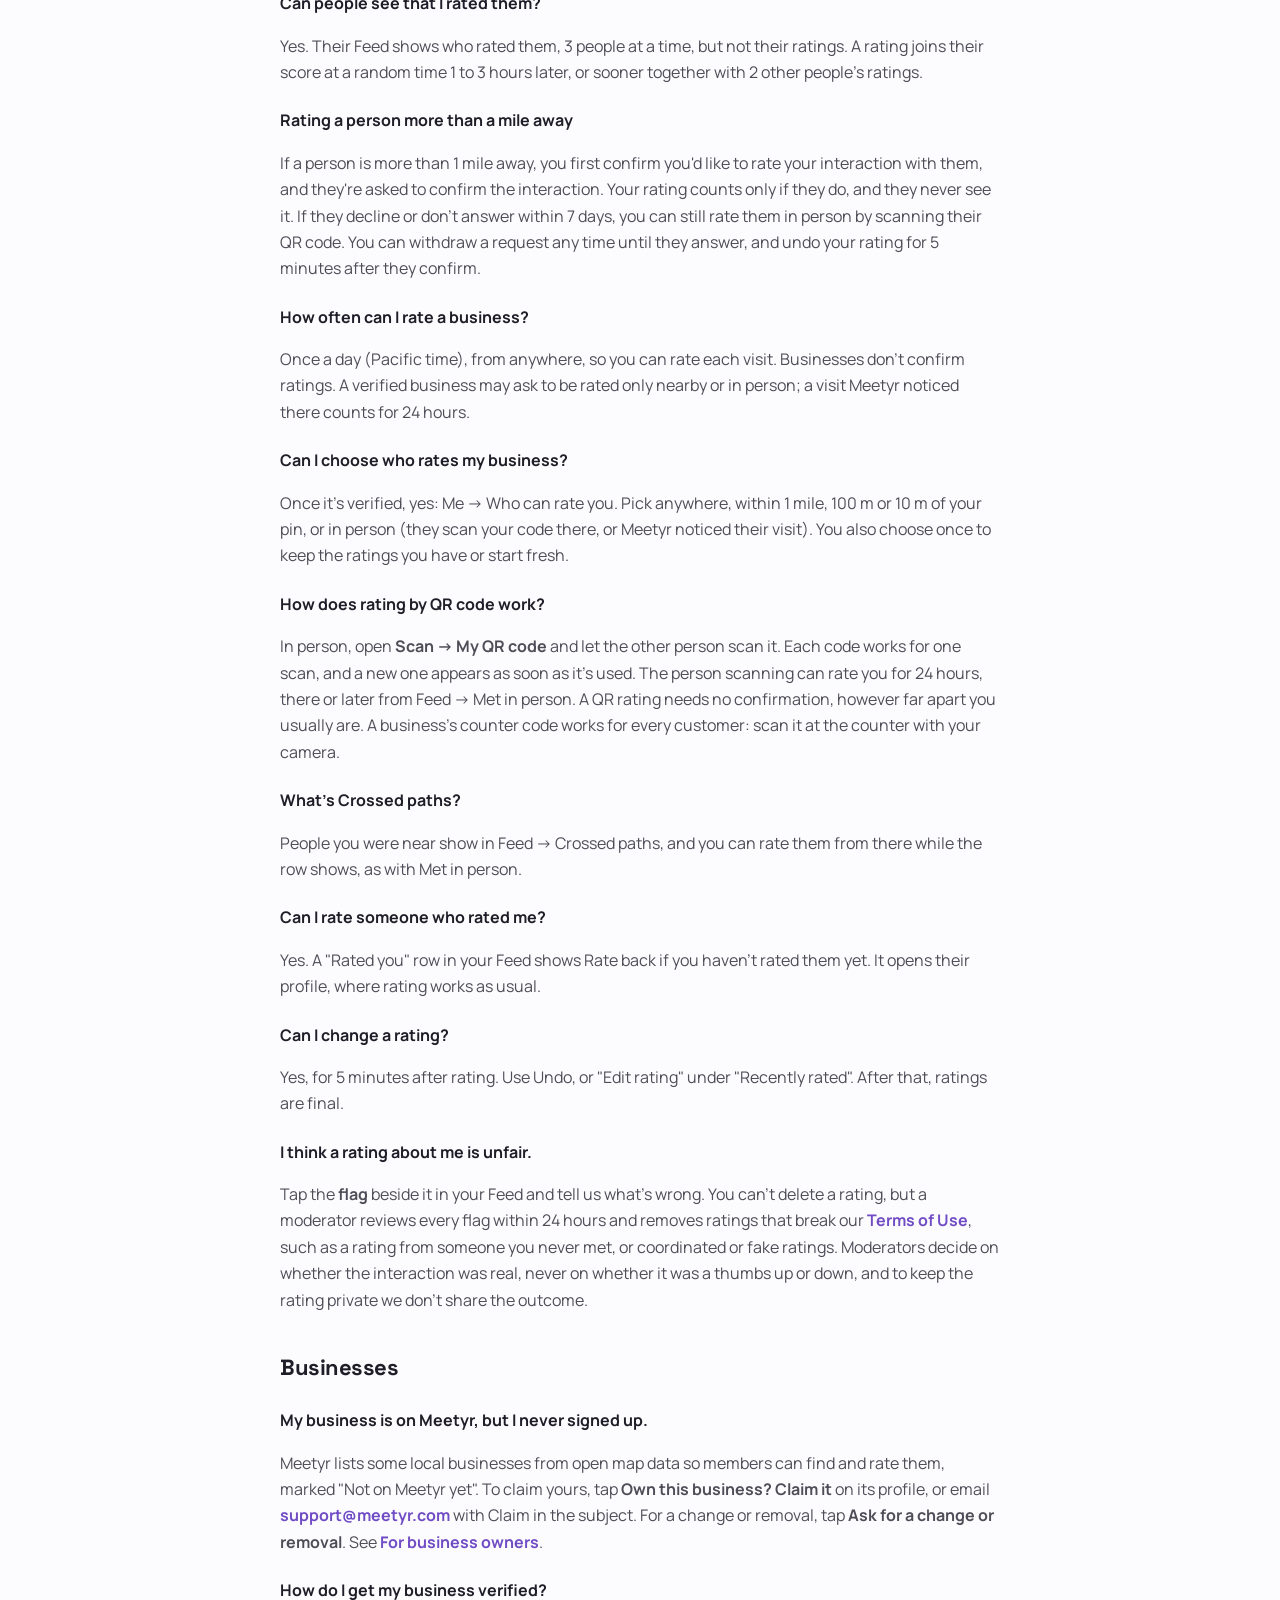
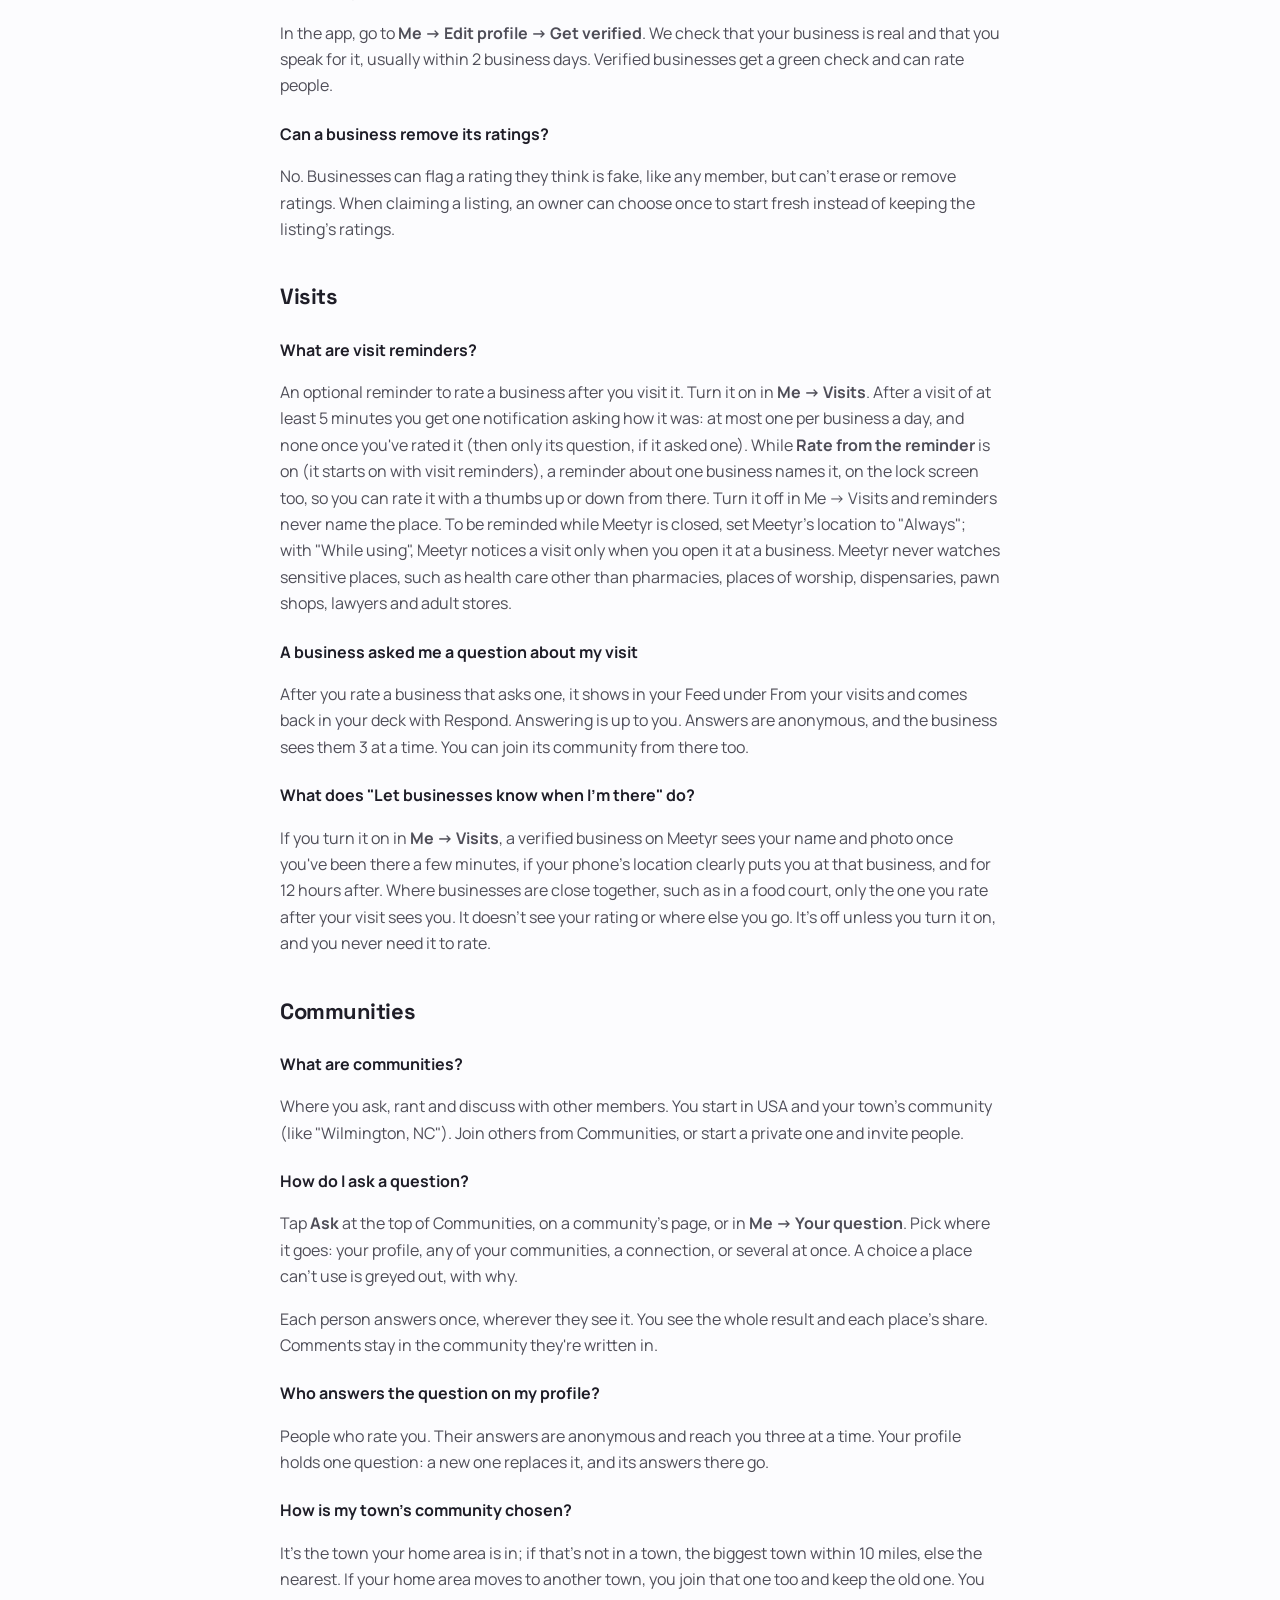
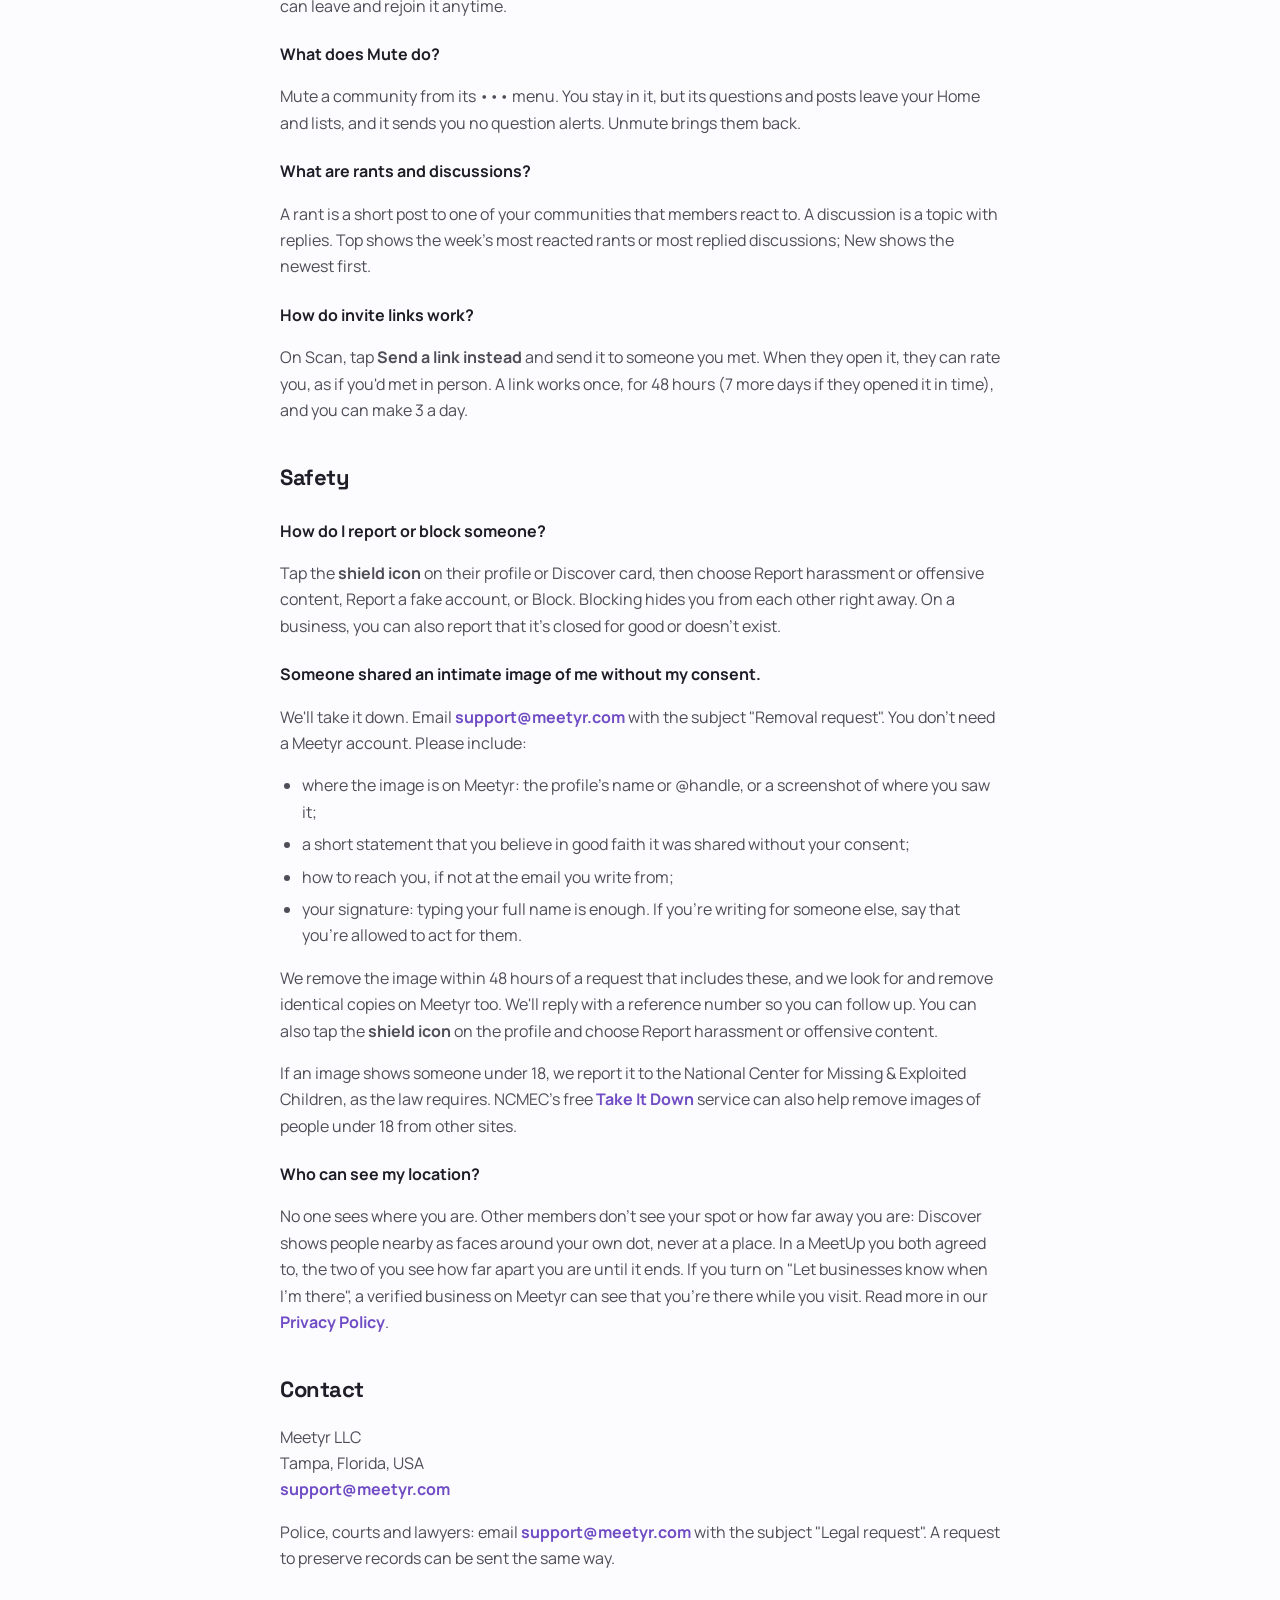
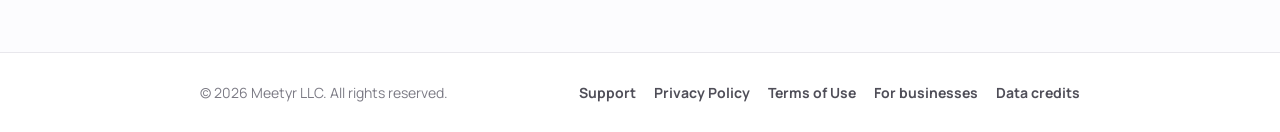
<file: support/index.html>
<!doctype html>
<html lang="en">
  <head>
    <meta charset="utf-8" />
    <meta name="viewport" content="width=device-width, initial-scale=1" />
    <title>Support — Meetyr</title>
    <meta name="description" content="Get help with the Meetyr app: accounts, ratings, safety, and deleting your account." />
    <link rel="preconnect" href="https://fonts.googleapis.com" />
    <link rel="preconnect" href="https://fonts.gstatic.com" crossorigin />
    <link
      href="https://fonts.googleapis.com/css2?family=Manrope:wght@400;600;700;800&family=Space+Grotesk:wght@700&display=swap"
      rel="stylesheet"
    />
    <link rel="stylesheet" href="/styles.css" />
    <!-- Cloudflare Web Analytics: counts visits without cookies (see the Privacy Policy). -->
    <script type="module" src="https://static.cloudflareinsights.com/beacon.min.js" data-cf-beacon='{"token": "6abf681c02fc494186cce8af8a3314d2"}'></script>
  </head>
  <body>
    <header class="site-header">
      <div class="wrap">
        <a class="wordmark" href="/" aria-label="Meetyr home">meetyr</a>
        <nav class="site-nav" aria-label="Main">
          <a href="/support/" aria-current="page">Support</a>
          <a href="/privacy/">Privacy</a>
          <a href="/terms/">Terms</a>
        </nav>
      </div>
    </header>

    <main class="wrap doc">
      <h1>Support</h1>
      <p class="updated">We're here to help.</p>

      <div class="callout">
        <p>
          Email <a href="mailto:support@meetyr.com">support@meetyr.com</a> and we'll reply within 2 business days.
          If you're reporting harassment or a safety issue, use the shield icon in the app. Safety reports are reviewed
          within 24 hours.
        </p>
      </div>

      <p>
        If you're ever in immediate danger, contact your local emergency services (911 in the U.S.) first.
      </p>

      <h2>Account</h2>
      <h3>I didn't get my confirmation or password reset code.</h3>
      <p>
        Codes come from <strong>no-reply@meetyr.com</strong>. Check your junk or spam folder, and in Outlook the
        "Other" tab. You can ask for a new code on the same screen. Codes expire after 10 minutes.
      </p>
      <h3>How do I change my profile?</h3>
      <p>
        Go to <strong>Me → Edit profile</strong> to change your photo, About text, category and privacy settings.
        You can switch between Person and Business until you've rated someone or been rated.
      </p>
      <h3>How do I delete my account?</h3>
      <p>
        In the app, go to <strong>Me → Safety &amp; help → Safety &amp; reporting → Delete my account</strong>. If your account is
        paused, tap <strong>Delete my account</strong> on the paused screen. This permanently deletes your profile,
        photo, location, QR code and the ratings you gave and received, and it can't be undone. If you can't get into
        the app, email <a href="mailto:support@meetyr.com">support@meetyr.com</a> from the address you signed up
        with and we'll delete it for you.
      </p>
      <p>
        To take a break instead, pause your account under
        <strong>Me → Safety &amp; help → Safety &amp; reporting → Suspend my account</strong>.
      </p>

      <h2>Ratings</h2>
      <h3>How do scores work?</h3>
      <p>
        Every rating is a thumbs up (10) or thumbs down (1). Your Meetyr score is worked out from the ratings you've
        received. A new rating joins your score at a random time 1 to 3 hours after its 5-minute undo, or sooner, all together, once 3 people's ratings are waiting. Names show in your Feed 3 people at a time. A rating
        from an account under 3 days old waits until the account is 3 days old. The eraser takes its ratings out at once. A rating that's taken down, replaced, or from a deleted account
        drops out at the first update after midnight Pacific time. A score shows from the first rating that counts.
      </p>
      <h3>What's the eraser?</h3>
      <p>
        Each person gets one eraser (Me → Eraser). It takes every rating you received in the last 7 days out of your score at once. The people who gave them can rate you again on a later day, by the usual rules. Business accounts don't have
        an eraser.
      </p>
      <h3>What does a rating mean?</h3>
      <p>
        A rating is about your most recent interaction with someone: how they treated you, never how they look. For a
        business, it's about your visit.
      </p>
      <h3>Can people see that I rated them?</h3>
      <p>
        Yes. Their Feed shows who rated them, 3 people at a time, but not their ratings. A rating joins their score at a random time 1 to 3 hours later, or sooner together with 2 other people's ratings.
      </p>
      <h3>Rating a person more than a mile away</h3>
      <p>
        If a person is more than 1 mile away, you first confirm you'd like to rate your interaction with them, and
        they're asked to confirm the interaction. Your rating counts only if they do, and they never see it. If they
        decline or don't answer within 7 days, you can still rate them in person by scanning their QR code. You can
        withdraw a request any time until they answer, and undo your rating for 5 minutes after they confirm.
      </p>
      <h3>How often can I rate a business?</h3>
      <p>
        Once a day (Pacific time), from anywhere, so you can rate each visit. Businesses don't confirm ratings.
        A verified business may ask to be rated only nearby or in person; a visit Meetyr noticed there counts for 24 hours.
      </p>
      <h3>Can I choose who rates my business?</h3>
      <p>
        Once it's verified, yes: Me → Who can rate you. Pick anywhere, within 1 mile, 100 m or 10 m of your pin, or in
        person (they scan your code there, or Meetyr noticed their visit). You also choose once to keep the ratings you
        have or start fresh.
      </p>
      <h3>How does rating by QR code work?</h3>
      <p>
        In person, open <strong>Scan → My QR code</strong> and let the other person scan it. Each code works for one
        scan, and a new one appears as soon as it's used. The person scanning can rate you for 24 hours, there or later from Feed → Met in person. A QR rating needs no confirmation, however far apart you usually are.
        A business's counter code works for every customer: scan it at the counter with your camera.
      </p>
      <h3>What's Crossed paths?</h3>
      <p>
        People you were near show in Feed → Crossed paths, and you can rate them from there while the row shows, as
        with Met in person.
      </p>
      <h3>Can I rate someone who rated me?</h3>
      <p>
        Yes. A "Rated you" row in your Feed shows Rate back if you haven't rated them yet. It opens their profile, where
        rating works as usual.
      </p>
      <h3>Can I change a rating?</h3>
      <p>
        Yes, for 5 minutes after rating. Use Undo, or "Edit rating" under "Recently rated". After that, ratings are
        final.
      </p>
      <h3>I think a rating about me is unfair.</h3>
      <p>
        Tap the <strong>flag</strong> beside it in your Feed and tell us what's wrong. You can't delete a rating, but
        a moderator reviews every flag within 24 hours and removes ratings that break our
        <a href="/terms/">Terms of Use</a>, such as a rating from someone you never met, or coordinated or fake
        ratings. Moderators decide on whether the interaction was real, never on whether it was a thumbs up or down,
        and to keep the rating private we don't share the outcome.
      </p>

      <h2>Businesses</h2>
      <h3>My business is on Meetyr, but I never signed up.</h3>
      <p>
        Meetyr lists some local businesses from open map data so members can find and rate them, marked "Not on
        Meetyr yet". To claim yours, tap <strong>Own this business? Claim it</strong> on its profile, or email
        <a href="mailto:support@meetyr.com?subject=Claim">support@meetyr.com</a> with Claim in the subject. For a change
        or removal, tap <strong>Ask for a change or removal</strong>. See <a href="/business/">For business owners</a>.
      </p>
      <h3>How do I get my business verified?</h3>
      <p>
        In the app, go to <strong>Me → Edit profile → Get verified</strong>. We check that your business is real and
        that you speak for it, usually within 2 business days. Verified businesses get a green check and can rate people.
      </p>
      <h3>Can a business remove its ratings?</h3>
      <p>
        No. Businesses can flag a rating they think is fake, like any member, but can't erase or remove ratings. When
        claiming a listing, an owner can choose once to start fresh instead of keeping the listing's ratings.
      </p>

      <h2>Visits</h2>
      <h3>What are visit reminders?</h3>
      <p>
        An optional reminder to rate a business after you visit it. Turn it on in <strong>Me → Visits</strong>. After
        a visit of at least 5 minutes you get one notification asking how it was: at most one per business a day,
        and none once you've rated it (then only its question, if it asked one). While <strong>Rate from the reminder</strong> is on (it starts on with visit
        reminders), a reminder about one business names it, on the lock screen too, so you can rate it with a thumbs
        up or down from there. Turn it off in Me → Visits and reminders never name the place. To be reminded while Meetyr is closed,
        set Meetyr's location to "Always"; with "While using", Meetyr notices a visit only when you open it at a
        business. Meetyr never watches sensitive places, such as health care other than pharmacies, places of worship,
        dispensaries, pawn shops, lawyers and adult stores.
      </p>
      <h3>A business asked me a question about my visit</h3>
      <p>
        After you rate a business that asks one, it shows in your Feed under From your visits and comes back in your
        deck with Respond. Answering is up to you. Answers are anonymous, and the business sees them 3 at a time. You
        can join its community from there too.
      </p>
      <h3>What does "Let businesses know when I'm there" do?</h3>
      <p>
        If you turn it on in <strong>Me → Visits</strong>, a verified business on Meetyr sees your name and photo once you've
        been there a few minutes, if your phone's location clearly puts you at that business, and for 12 hours after.
        Where businesses are close together, such as in a food court, only the one you rate after your visit sees you.
        It doesn't see your rating or where else you go. It's off unless you turn it on, and you never need it to
        rate.
      </p>

      <h2>Communities</h2>
      <h3>What are communities?</h3>
      <p>
        Where you ask, rant and discuss with other members. You start in USA and your
        town's community (like "Wilmington, NC"). Join others from Communities, or start a private one and invite people.
      </p>
      <h3>How do I ask a question?</h3>
      <p>
        Tap <strong>Ask</strong> at the top of Communities, on a community's page, or in <strong>Me → Your question</strong>.
        Pick where it goes: your profile, any of your communities, a connection, or several at once. A choice a place can't
        use is greyed out, with why.
      </p>
      <p>
        Each person answers once, wherever they see it. You see the whole result and each place's share. Comments stay in
        the community they're written in.
      </p>
      <h3>Who answers the question on my profile?</h3>
      <p>
        People who rate you. Their answers are anonymous and reach you three at a time. Your profile holds one question: a
        new one replaces it, and its answers there go.
      </p>
      <h3>How is my town's community chosen?</h3>
      <p>
        It's the town your home area is in; if that's not in a town, the biggest town within 10 miles, else the nearest. If
        your home area moves to another town, you join that one too and keep the old one. You can leave and rejoin it
        anytime.
      </p>
      <h3>What does Mute do?</h3>
      <p>
        Mute a community from its ••• menu. You stay in it, but its questions and posts leave your Home and lists, and it
        sends you no question alerts. Unmute brings them back.
      </p>
      <h3>What are rants and discussions?</h3>
      <p>
        A rant is a short post to one of your communities that members react to. A discussion is a topic with replies. Top
        shows the week's most reacted rants or most replied discussions; New shows the newest first.
      </p>
      <h3>How do invite links work?</h3>
      <p>
        On Scan, tap <strong>Send a link instead</strong> and send it to someone you met. When they open it, they can rate
        you, as if you'd met in person. A link works once, for 48 hours (7 more days if they opened it in time), and you can
        make 3 a day.
      </p>

      <h2>Safety</h2>
      <h3>How do I report or block someone?</h3>
      <p>
        Tap the <strong>shield icon</strong> on their profile or Discover card, then choose Report harassment or offensive
        content, Report a fake account, or Block. Blocking hides you from each other right away. On a business, you can
        also report that it's closed for good or doesn't exist.
      </p>
      <h3 id="remove-an-image">Someone shared an intimate image of me without my consent.</h3>
      <p>
        We'll take it down. Email <a href="mailto:support@meetyr.com?subject=Removal%20request">support@meetyr.com</a>
        with the subject "Removal request". You don't need a Meetyr account. Please include:
      </p>
      <ul>
        <li>where the image is on Meetyr: the profile's name or @handle, or a screenshot of where you saw it;</li>
        <li>a short statement that you believe in good faith it was shared without your consent;</li>
        <li>how to reach you, if not at the email you write from;</li>
        <li>your signature: typing your full name is enough. If you're writing for someone else, say that you're allowed to act for them.</li>
      </ul>
      <p>
        We remove the image within 48 hours of a request that includes these, and we look for and remove identical
        copies on Meetyr too. We'll reply with a reference number so you can follow up. You can also tap the
        <strong>shield icon</strong> on the profile and choose Report harassment or offensive content.
      </p>
      <p>
        If an image shows someone under 18, we report it to the National Center for Missing &amp; Exploited Children,
        as the law requires. NCMEC's free <a href="https://takeitdown.ncmec.org/">Take It Down</a> service can also help
        remove images of people under 18 from other sites.
      </p>
      <h3>Who can see my location?</h3>
      <p>
        No one sees where you are. Other members don't see your spot or how far away you are: Discover shows people
        nearby as faces around your own dot, never at a place. In a MeetUp you both agreed to, the two of you see how
        far apart you are until it ends. If you turn on "Let businesses know when I'm there", a verified business on Meetyr can see that
        you're there while you visit. Read more in our <a href="/privacy/">Privacy Policy</a>.
      </p>

      <h2>Contact</h2>
      <p>
        Meetyr LLC<br />
        Tampa, Florida, USA<br />
        <a href="mailto:support@meetyr.com">support@meetyr.com</a>
      </p>
      <p>
        Police, courts and lawyers: email <a href="mailto:support@meetyr.com?subject=Legal%20request">support@meetyr.com</a>
        with the subject "Legal request". A request to preserve records can be sent the same way.
      </p>
    </main>

    <footer class="site-footer">
      <div class="wrap">
        <span>© 2026 Meetyr LLC. All rights reserved.</span>
        <nav aria-label="Footer">
          <a href="/support/">Support</a>
          <a href="/privacy/">Privacy Policy</a>
          <a href="/terms/">Terms of Use</a>
          <a href="/business/">For businesses</a>
          <a href="/credits/">Data credits</a>
        </nav>
      </div>
    </footer>
  </body>
</html>
</file>
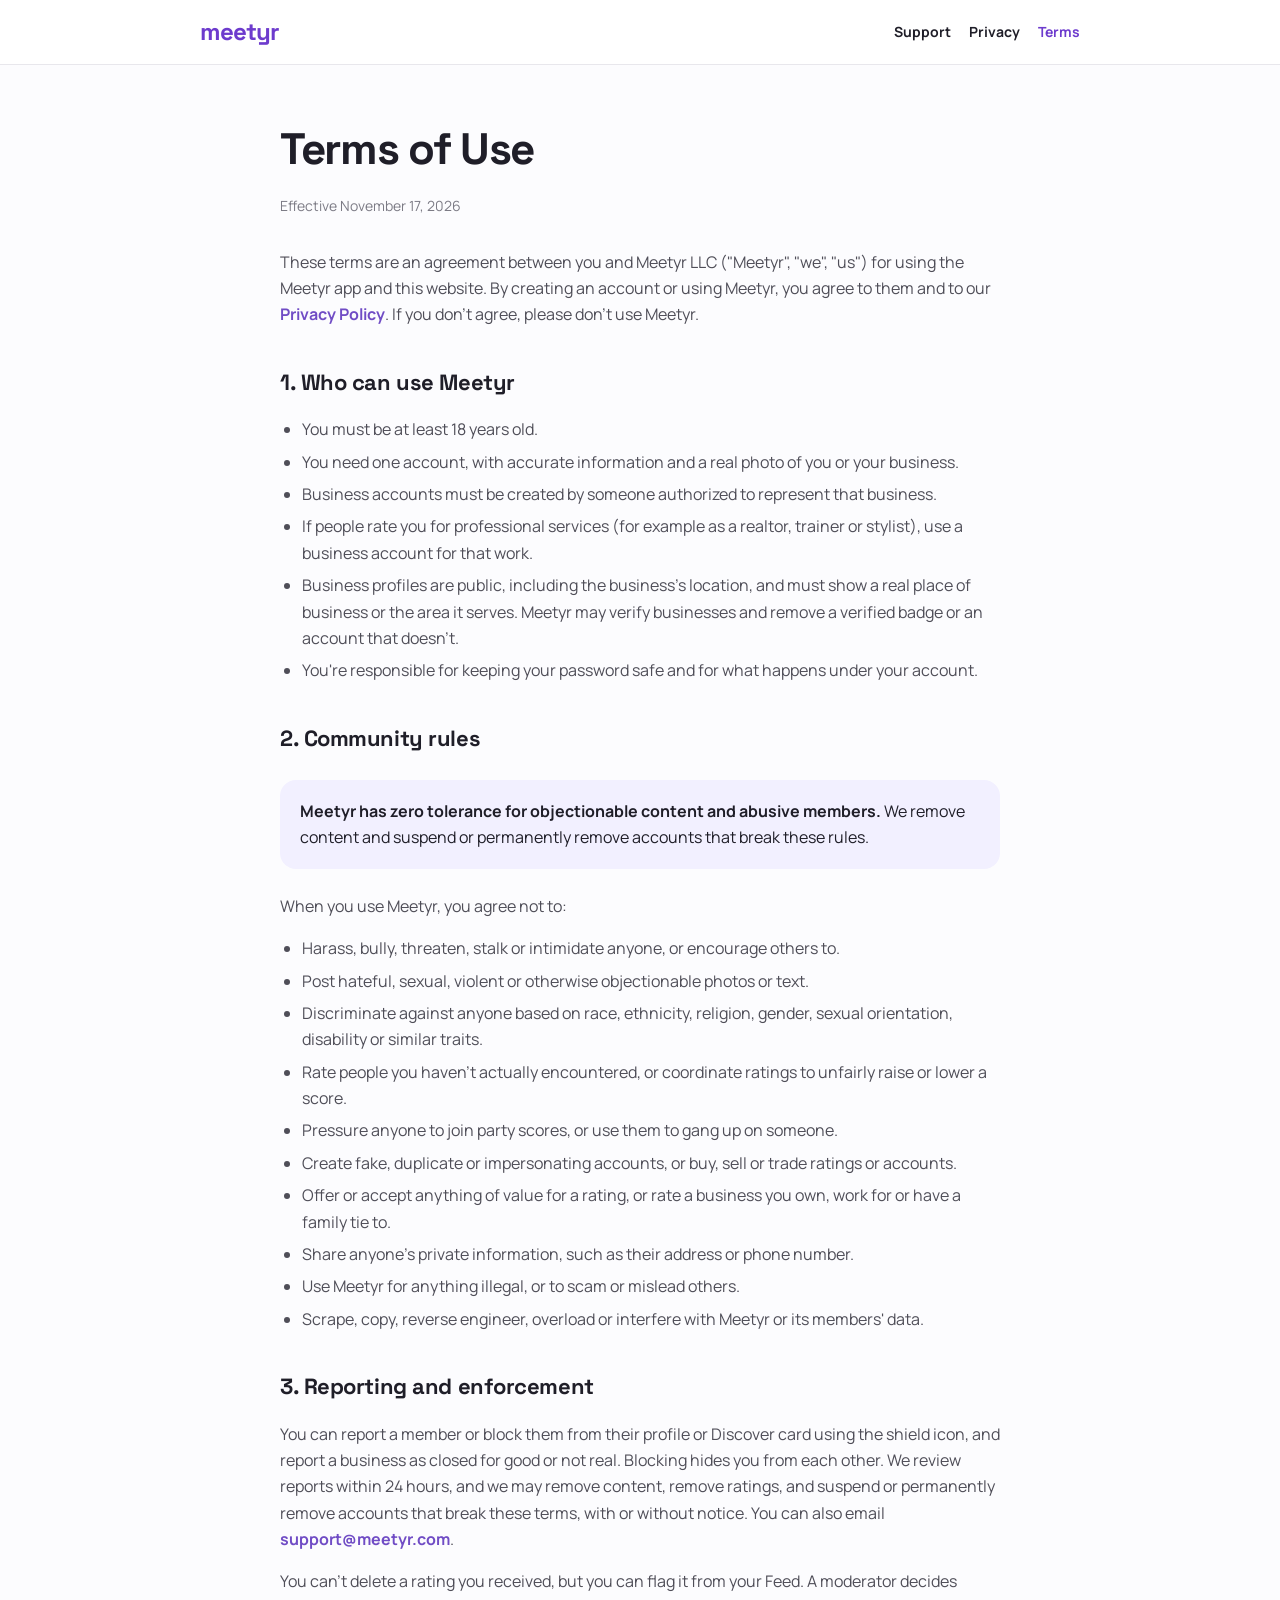
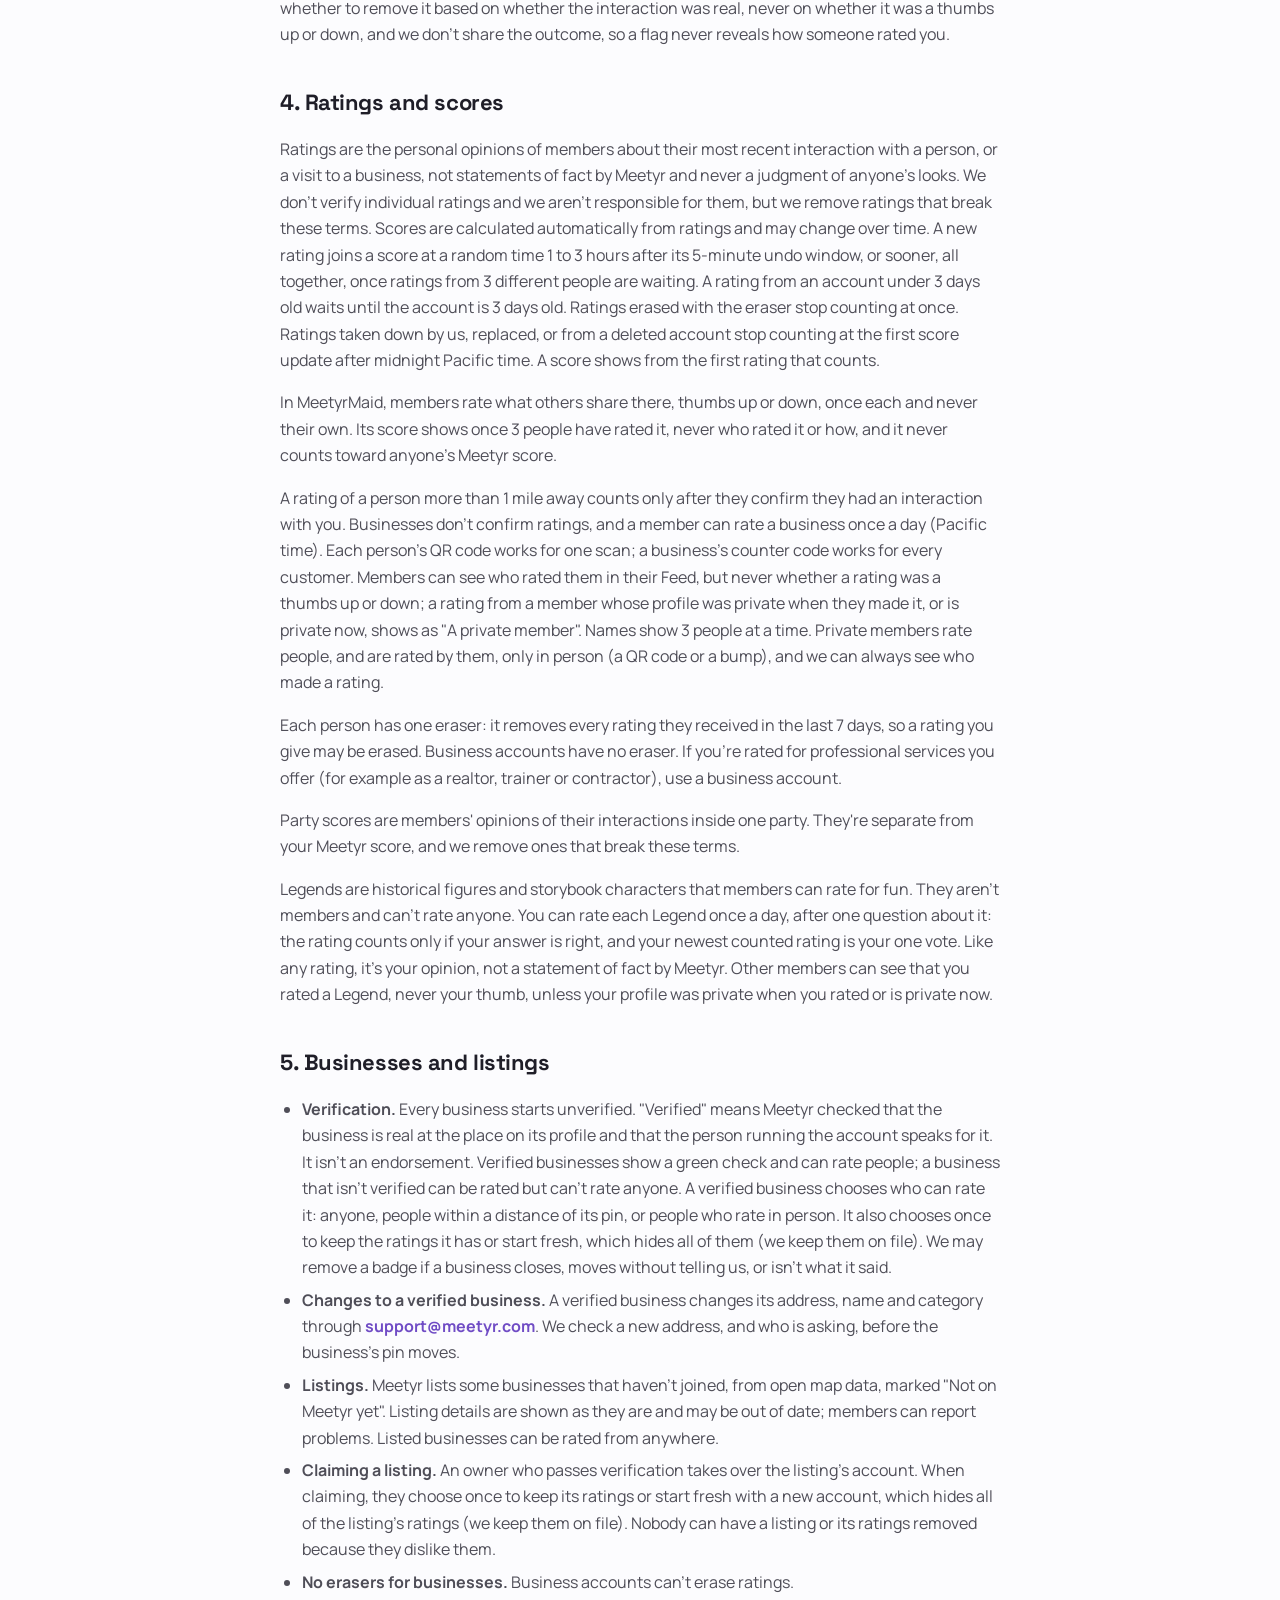
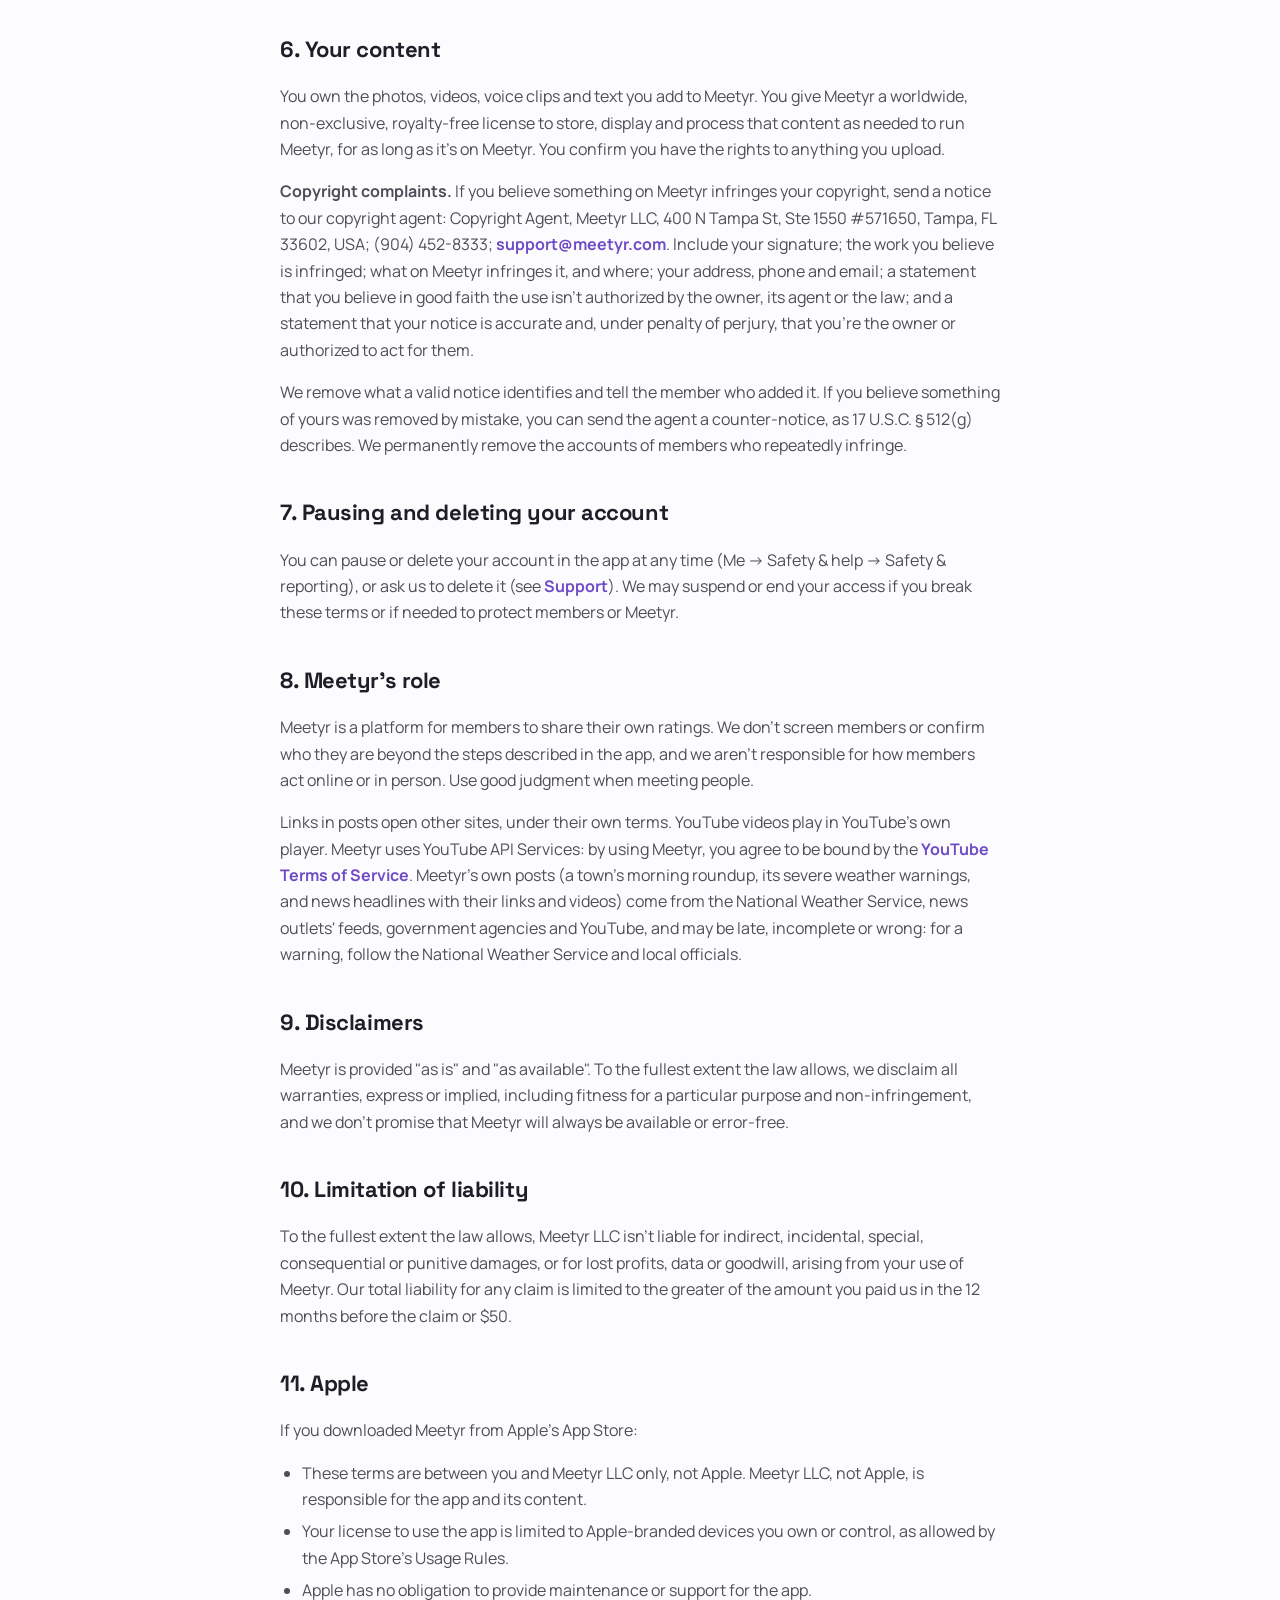
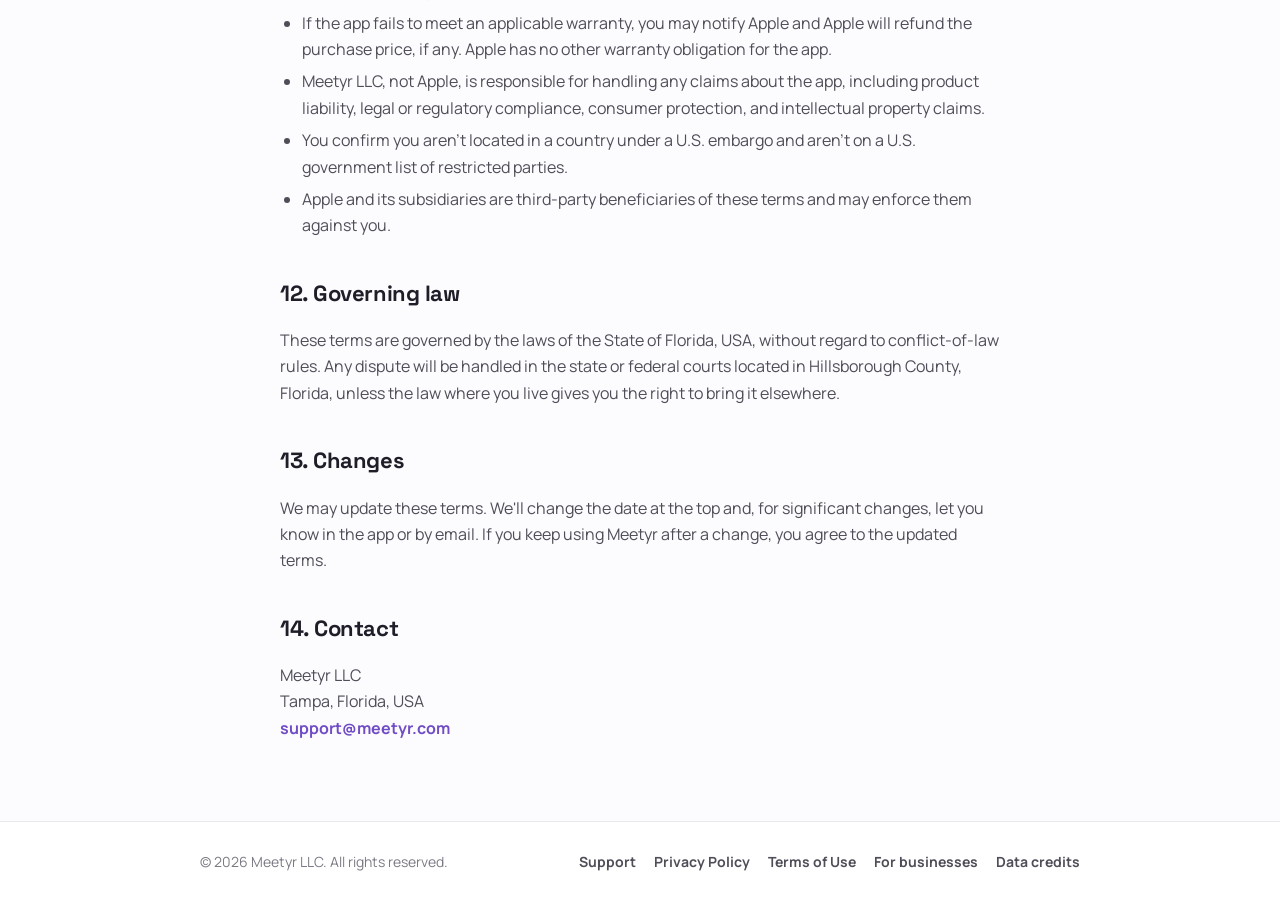
<file: terms/index.html>
<!doctype html>
<html lang="en">
  <head>
    <meta charset="utf-8" />
    <meta name="viewport" content="width=device-width, initial-scale=1" />
    <title>Terms of Use — Meetyr</title>
    <meta name="description" content="The terms and community rules for using the Meetyr app, from Meetyr LLC." />
    <link rel="preconnect" href="https://fonts.googleapis.com" />
    <link rel="preconnect" href="https://fonts.gstatic.com" crossorigin />
    <link
      href="https://fonts.googleapis.com/css2?family=Manrope:wght@400;600;700;800&family=Space+Grotesk:wght@700&display=swap"
      rel="stylesheet"
    />
    <link rel="stylesheet" href="/styles.css" />
    <!-- Cloudflare Web Analytics: counts visits without cookies (see the Privacy Policy). -->
    <script type="module" src="https://static.cloudflareinsights.com/beacon.min.js" data-cf-beacon='{"token": "6abf681c02fc494186cce8af8a3314d2"}'></script>
  </head>
  <body>
    <header class="site-header">
      <div class="wrap">
        <a class="wordmark" href="/" aria-label="Meetyr home">meetyr</a>
        <nav class="site-nav" aria-label="Main">
          <a href="/support/">Support</a>
          <a href="/privacy/">Privacy</a>
          <a href="/terms/" aria-current="page">Terms</a>
        </nav>
      </div>
    </header>

    <main class="wrap doc">
      <h1>Terms of Use</h1>
      <p class="updated">Effective November 17, 2026</p>

      <p>
        These terms are an agreement between you and Meetyr LLC ("Meetyr", "we", "us") for using the Meetyr app and
        this website. By creating an account or using Meetyr, you agree to them and to our
        <a href="/privacy/">Privacy Policy</a>. If you don't agree, please don't use Meetyr.
      </p>

      <h2>1. Who can use Meetyr</h2>
      <ul>
        <li>You must be at least 18 years old.</li>
        <li>You need one account, with accurate information and a real photo of you or your business.</li>
        <li>Business accounts must be created by someone authorized to represent that business.</li>
        <li>
          If people rate you for professional services (for example as a realtor, trainer or stylist), use a business
          account for that work.
        </li>
        <li>
          Business profiles are public, including the business's location, and must show a real place of business or
          the area it serves. Meetyr may verify businesses and remove a verified badge or an account that doesn't.
        </li>
        <li>You're responsible for keeping your password safe and for what happens under your account.</li>
      </ul>

      <h2>2. Community rules</h2>
      <div class="callout">
        <p>
          <strong>Meetyr has zero tolerance for objectionable content and abusive members.</strong> We remove content
          and suspend or permanently remove accounts that break these rules.
        </p>
      </div>
      <p>When you use Meetyr, you agree not to:</p>
      <ul>
        <li>Harass, bully, threaten, stalk or intimidate anyone, or encourage others to.</li>
        <li>Post hateful, sexual, violent or otherwise objectionable photos or text.</li>
        <li>Discriminate against anyone based on race, ethnicity, religion, gender, sexual orientation, disability or similar traits.</li>
        <li>Rate people you haven't actually encountered, or coordinate ratings to unfairly raise or lower a score.</li>
        <li>Pressure anyone to join party scores, or use them to gang up on someone.</li>
        <li>Create fake, duplicate or impersonating accounts, or buy, sell or trade ratings or accounts.</li>
        <li>
          Offer or accept anything of value for a rating, or rate a business you own, work for or have a family tie
          to.
        </li>
        <li>Share anyone's private information, such as their address or phone number.</li>
        <li>Use Meetyr for anything illegal, or to scam or mislead others.</li>
        <li>Scrape, copy, reverse engineer, overload or interfere with Meetyr or its members' data.</li>
      </ul>

      <h2>3. Reporting and enforcement</h2>
      <p>
        You can report a member or block them from their profile or Discover card using the shield icon, and report
        a business as closed for good or not real. Blocking hides you from each other. We review reports within 24 hours, and we may remove content, remove ratings,
        and suspend or permanently remove accounts that break these terms, with or without notice. You can also
        email <a href="mailto:support@meetyr.com">support@meetyr.com</a>.
      </p>
      <p>
        You can't delete a rating you received, but you can flag it from your Feed. A moderator decides whether to
        remove it based on whether the interaction was real, never on whether it was a thumbs up or down, and we don't
        share the outcome, so a flag never reveals how someone rated you.
      </p>

      <h2>4. Ratings and scores</h2>
      <p>
        Ratings are the personal opinions of members about their most recent interaction with a person, or a visit to
        a business, not
        statements of fact by Meetyr and never a judgment of anyone's looks. We don't verify individual ratings and we
        aren't responsible for them, but we remove ratings that break these terms. Scores are calculated
        automatically from ratings and may change over time. A new rating joins a score at a random time 1 to 3 hours after its 5-minute undo window, or sooner, all together, once ratings from 3 different people are waiting. A rating from an account under 3 days old waits until the account is 3 days old. Ratings erased with the eraser stop counting at once. Ratings taken down by us, replaced, or from a deleted account stop counting at the first score update after midnight Pacific time. A score shows from the first rating that counts.
      </p>
      <p>
        In MeetyrMaid, members rate what others share there, thumbs up or down, once each and never their own. Its score
        shows once 3 people have rated it, never who rated it or how, and it never counts toward anyone's Meetyr score.
      </p>
      <p>
        A rating of a person more than 1 mile away counts only after they confirm they had an interaction with
        you. Businesses don't confirm ratings, and a member can rate a business once a day (Pacific time). Each person's QR code works for one scan; a business's counter code works for every customer. Members can see who rated them in their Feed, but never whether a rating was a thumbs up or down; a rating from a
        member whose profile was private when they made it, or is private now, shows as "A private member". Names show 3 people at a time. Private members rate people, and are rated by them, only in person (a QR code or a bump), and we can always
        see who made a rating.
      </p>
      <p>
        Each person has one eraser: it removes every rating they received in the last 7 days, so a rating you give may be erased. Business accounts have no eraser. If you're rated for
        professional services you offer (for example as a realtor, trainer or contractor), use a business account.
      </p>
      <p>
        Party scores are members' opinions of their interactions inside one party. They're separate from your Meetyr score, and we remove ones that break these terms.
      </p>
      <p>
        Legends are historical figures and storybook characters that members can rate for fun. They aren't members and
        can't rate anyone. You can rate each Legend once a day, after one question about it: the rating counts only if
        your answer is right, and your newest counted rating is your one vote. Like any rating, it's your opinion, not
        a statement of fact by Meetyr. Other members can see that you rated a Legend, never your thumb, unless your
        profile was private when you rated or is private now.
      </p>

      <h2>5. Businesses and listings</h2>
      <ul>
        <li>
          <strong>Verification.</strong> Every business starts unverified. "Verified" means Meetyr checked that the
          business is real at the place on its profile and that the person running the account speaks for it. It
          isn't an endorsement. Verified businesses show a green check and can rate people; a business that isn't verified can be rated but can't rate anyone. A verified business chooses who can rate it: anyone, people within a distance of its pin, or people who rate in person. It also chooses once to keep the ratings it has or start fresh, which hides all of them (we keep them on file). We may remove a badge if a business closes, moves without telling us, or isn't what it said.
        </li>
        <li>
          <strong>Changes to a verified business.</strong> A verified business changes its address, name and category
          through <a href="mailto:support@meetyr.com">support@meetyr.com</a>. We check a new address, and who is
          asking, before the business's pin moves.
        </li>
        <li>
          <strong>Listings.</strong> Meetyr lists some businesses that haven't joined, from open map data, marked "Not
          on Meetyr yet". Listing details are shown as they are and may be out of date; members can report problems.
          Listed businesses can be rated from anywhere.
        </li>
        <li>
          <strong>Claiming a listing.</strong> An owner who passes verification takes over the listing's account.
          When claiming, they choose once to keep its ratings or start fresh with a new account, which hides all of
          the listing's ratings (we keep them on file). Nobody can have a listing or its ratings removed because they
          dislike them.
        </li>
        <li><strong>No erasers for businesses.</strong> Business accounts can't erase ratings.</li>
      </ul>

      <h2>6. Your content</h2>
      <p>
        You own the photos, videos, voice clips and text you add to Meetyr. You give Meetyr a worldwide, non-exclusive, royalty-free
        license to store, display and process that content as needed to run Meetyr, for as long as it's on Meetyr.
        You confirm you have the rights to anything you upload.
      </p>
      <p>
        <strong>Copyright complaints.</strong> If you believe something on Meetyr infringes your copyright, send a
        notice to our copyright agent: Copyright Agent, Meetyr LLC, 400 N Tampa St, Ste 1550 #571650, Tampa, FL 33602,
        USA; (904) 452-8333; <a href="mailto:support@meetyr.com">support@meetyr.com</a>. Include your signature; the work you believe is infringed; what on Meetyr infringes it, and where;
        your address, phone and email; a statement that you believe in good faith the use isn't authorized by the
        owner, its agent or the law; and a statement that your notice is accurate and, under penalty of perjury,
        that you're the owner or authorized to act for them.
      </p>
      <p>
        We remove what a valid notice identifies and tell the member who added it. If you believe something of yours
        was removed by mistake, you can send the agent a counter-notice, as 17 U.S.C. &sect; 512(g) describes. We
        permanently remove the accounts of members who repeatedly infringe.
      </p>

      <h2>7. Pausing and deleting your account</h2>
      <p>
        You can pause or delete your account in the app at any time (Me → Safety &amp; help → Safety &amp; reporting), or ask us to
        delete it (see <a href="/support/">Support</a>). We may suspend or end your access if you break these terms or if needed
        to protect members or Meetyr.
      </p>

      <h2>8. Meetyr's role</h2>
      <p>
        Meetyr is a platform for members to share their own ratings. We don't screen members or confirm who they
        are beyond the steps described in the app, and we aren't responsible for how members act online or in
        person. Use good judgment when meeting people.
      </p>
      <p>
        Links in posts open other sites, under their own terms. YouTube videos play in YouTube's own player. Meetyr uses
        YouTube API Services: by using Meetyr, you agree to be bound by the
        <a href="https://www.youtube.com/t/terms">YouTube Terms of Service</a>. Meetyr's own posts (a town's
        morning roundup, its severe weather warnings, and news headlines with their links and videos) come from the
        National Weather Service, news outlets' feeds, government agencies and YouTube, and may be late, incomplete or
        wrong: for a warning, follow the National Weather Service and local officials.
      </p>

      <h2>9. Disclaimers</h2>
      <p>
        Meetyr is provided "as is" and "as available". To the fullest extent the law allows, we disclaim all
        warranties, express or implied, including fitness for a particular purpose and non-infringement, and we don't
        promise that Meetyr will always be available or error-free.
      </p>

      <h2>10. Limitation of liability</h2>
      <p>
        To the fullest extent the law allows, Meetyr LLC isn't liable for indirect, incidental, special,
        consequential or punitive damages, or for lost profits, data or goodwill, arising from your use of Meetyr.
        Our total liability for any claim is limited to the greater of the amount you paid us in the 12 months
        before the claim or $50.
      </p>

      <h2>11. Apple</h2>
      <p>If you downloaded Meetyr from Apple's App Store:</p>
      <ul>
        <li>These terms are between you and Meetyr LLC only, not Apple. Meetyr LLC, not Apple, is responsible for the app and its content.</li>
        <li>Your license to use the app is limited to Apple-branded devices you own or control, as allowed by the App Store's Usage Rules.</li>
        <li>Apple has no obligation to provide maintenance or support for the app.</li>
        <li>
          If the app fails to meet an applicable warranty, you may notify Apple and Apple will refund the purchase
          price, if any. Apple has no other warranty obligation for the app.
        </li>
        <li>
          Meetyr LLC, not Apple, is responsible for handling any claims about the app, including product liability,
          legal or regulatory compliance, consumer protection, and intellectual property claims.
        </li>
        <li>You confirm you aren't located in a country under a U.S. embargo and aren't on a U.S. government list of restricted parties.</li>
        <li>Apple and its subsidiaries are third-party beneficiaries of these terms and may enforce them against you.</li>
      </ul>

      <h2>12. Governing law</h2>
      <p>
        These terms are governed by the laws of the State of Florida, USA, without regard to conflict-of-law rules.
        Any dispute will be handled in the state or federal courts located in Hillsborough County, Florida, unless
        the law where you live gives you the right to bring it elsewhere.
      </p>

      <h2>13. Changes</h2>
      <p>
        We may update these terms. We'll change the date at the top and, for significant changes, let you know in the
        app or by email. If you keep using Meetyr after a change, you agree to the updated terms.
      </p>

      <h2>14. Contact</h2>
      <p>
        Meetyr LLC<br />
        Tampa, Florida, USA<br />
        <a href="mailto:support@meetyr.com">support@meetyr.com</a>
      </p>
    </main>

    <footer class="site-footer">
      <div class="wrap">
        <span>© 2026 Meetyr LLC. All rights reserved.</span>
        <nav aria-label="Footer">
          <a href="/support/">Support</a>
          <a href="/privacy/">Privacy Policy</a>
          <a href="/terms/">Terms of Use</a>
          <a href="/business/">For businesses</a>
          <a href="/credits/">Data credits</a>
        </nav>
      </div>
    </footer>
  </body>
</html>
</file>
<file: styles.css>
/* meetyr.com — shared styles. Colors and fonts match the app (meetyr-app/constants/theme.ts). */
:root {
  --purple: #6d3bcd;
  --purple-dark: #6231ba;
  --link: #704cc5;
  --tint: #f2f0ff;
  --ink: #1f1e28;
  --body: #4f4e58;
  --muted: #7c7b85;
  --border: #e8e7ec;
  --page: #fcfcfe;
  --white: #ffffff;
  --green: #008a3e;
  --coral: #e23439;
  --display: "Space Grotesk", system-ui, sans-serif;
  --text: "Manrope", system-ui, sans-serif;
}

* {
  box-sizing: border-box;
}

html {
  -webkit-text-size-adjust: 100%;
}

body {
  margin: 0;
  background: var(--page);
  color: var(--body);
  font-family: var(--text);
  font-size: 16px;
  line-height: 1.65;
}

a {
  color: var(--link);
  font-weight: 700;
  text-decoration: none;
}

a:hover {
  text-decoration: underline;
}

.wrap {
  max-width: 920px;
  margin: 0 auto;
  padding: 0 20px;
}

/* Header */
.site-header {
  border-bottom: 1px solid var(--border);
  background: var(--white);
}

.site-header .wrap {
  display: flex;
  align-items: center;
  justify-content: space-between;
  min-height: 64px;
  gap: 16px;
  flex-wrap: wrap;
}

.wordmark {
  font-family: var(--display);
  font-weight: 700;
  font-size: 24px;
  letter-spacing: -0.04em;
  color: var(--purple);
}

.wordmark:hover {
  text-decoration: none;
}

.wordmark .dot {
  color: #b9a5f2;
}

.site-nav {
  display: flex;
  gap: 18px;
  flex-wrap: wrap;
}

.site-nav a {
  font-size: 14px;
  color: var(--ink);
}

.site-nav a[aria-current="page"] {
  color: var(--purple);
}

/* Home */
.hero {
  background: var(--purple);
  color: var(--white);
  padding: 72px 0 80px;
}

.hero .eyebrow {
  margin: 0 0 14px;
  font-size: 13px;
  font-weight: 700;
  letter-spacing: 0.18em;
  text-transform: uppercase;
  color: #d9cefa;
}

.hero h1 {
  max-width: 640px;
  margin: 0;
  font-family: var(--display);
  font-size: clamp(36px, 7vw, 56px);
  line-height: 1.05;
  letter-spacing: -0.03em;
}

.hero p {
  max-width: 560px;
  margin: 20px 0 0;
  font-size: 18px;
  color: #ece6ff;
}

.badge {
  display: inline-block;
  margin-top: 28px;
  padding: 10px 18px;
  border-radius: 999px;
  background: var(--white);
  color: var(--purple);
  font-weight: 800;
  font-size: 14px;
}

section {
  padding: 56px 0;
}

section + section {
  border-top: 1px solid var(--border);
}

h2 {
  margin: 0 0 8px;
  font-family: var(--display);
  font-size: 28px;
  letter-spacing: -0.02em;
  color: var(--ink);
}

.lead {
  max-width: 640px;
  margin: 0 0 28px;
}

.cards {
  display: grid;
  grid-template-columns: repeat(auto-fit, minmax(240px, 1fr));
  gap: 16px;
}

.card {
  padding: 22px;
  border: 1px solid var(--border);
  border-radius: 18px;
  background: var(--white);
}

.card h3 {
  margin: 0 0 6px;
  font-family: var(--display);
  font-size: 18px;
  color: var(--ink);
}

.card p {
  margin: 0;
  font-size: 15px;
}

.card .icon {
  display: inline-flex;
  align-items: center;
  justify-content: center;
  width: 40px;
  height: 40px;
  margin-bottom: 12px;
  border-radius: 12px;
  background: var(--tint);
  color: var(--purple);
  font-size: 20px;
}

.facts {
  display: grid;
  grid-template-columns: max-content 1fr;
  gap: 8px 24px;
  margin: 0;
}

.facts dt {
  font-weight: 700;
  color: var(--ink);
}

.facts dd {
  margin: 0;
}

/* Legal and support pages */
.doc {
  max-width: 760px;
  padding: 48px 20px 64px;
}

.doc h1 {
  margin: 0;
  font-family: var(--display);
  font-size: clamp(32px, 6vw, 44px);
  letter-spacing: -0.03em;
  color: var(--ink);
}

.doc .updated {
  margin: 8px 0 32px;
  font-size: 14px;
  color: var(--muted);
}

.doc h2 {
  margin-top: 36px;
  font-size: 22px;
}

.doc h3 {
  margin: 22px 0 4px;
  font-size: 16px;
  color: var(--ink);
}

.doc ul {
  padding-left: 22px;
}

.doc li + li {
  margin-top: 6px;
}

.callout {
  margin: 24px 0;
  padding: 18px 20px;
  border-radius: 16px;
  background: var(--tint);
  color: var(--ink);
}

.callout p {
  margin: 0;
}

/* Footer */
.site-footer {
  border-top: 1px solid var(--border);
  background: var(--white);
  font-size: 14px;
  color: var(--muted);
}

.site-footer .wrap {
  display: flex;
  justify-content: space-between;
  gap: 16px;
  flex-wrap: wrap;
  padding-top: 28px;
  padding-bottom: 28px;
}

.site-footer nav {
  display: flex;
  gap: 18px;
  flex-wrap: wrap;
}

.site-footer a {
  color: var(--body);
}

@media (max-width: 520px) {
  .hero {
    padding: 52px 0 60px;
  }

  section {
    padding: 44px 0;
  }

  .facts {
    grid-template-columns: 1fr;
    gap: 2px;
  }

  .facts dd {
    margin-bottom: 10px;
  }
}
</file>
